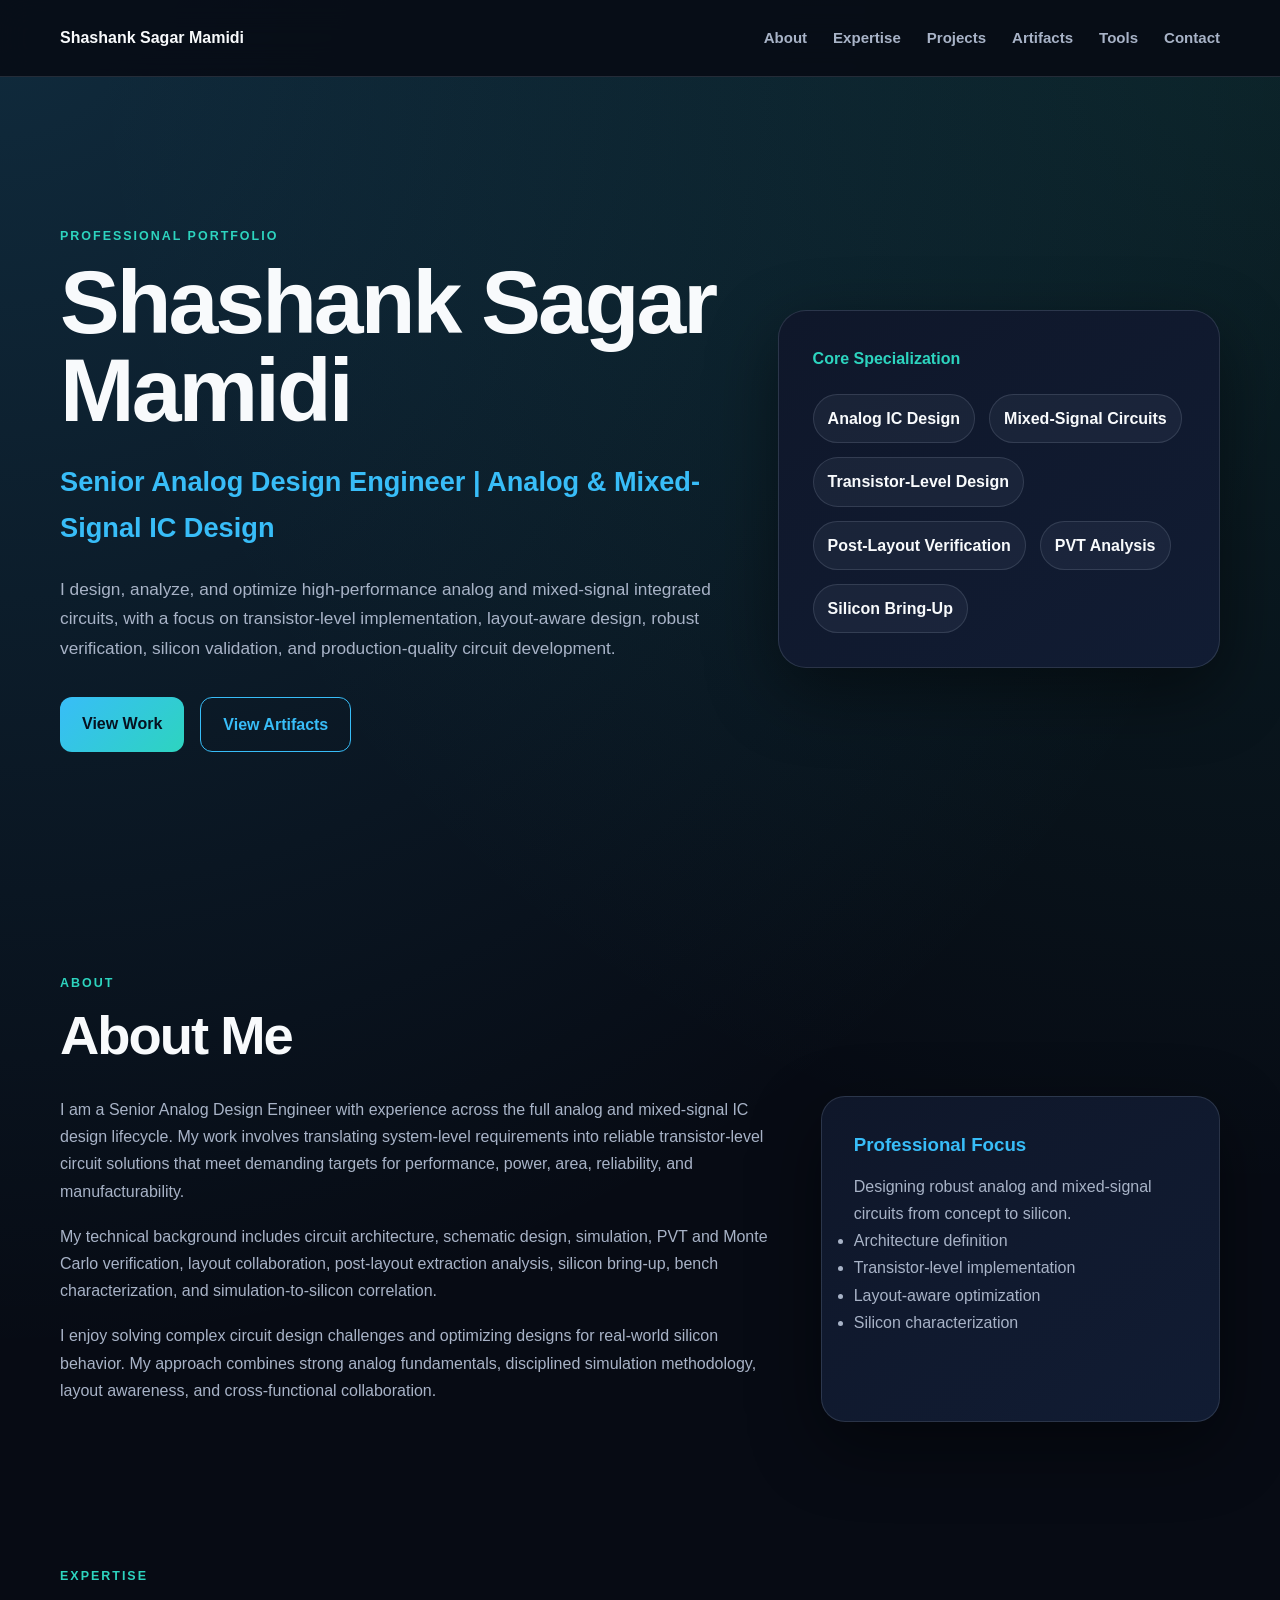
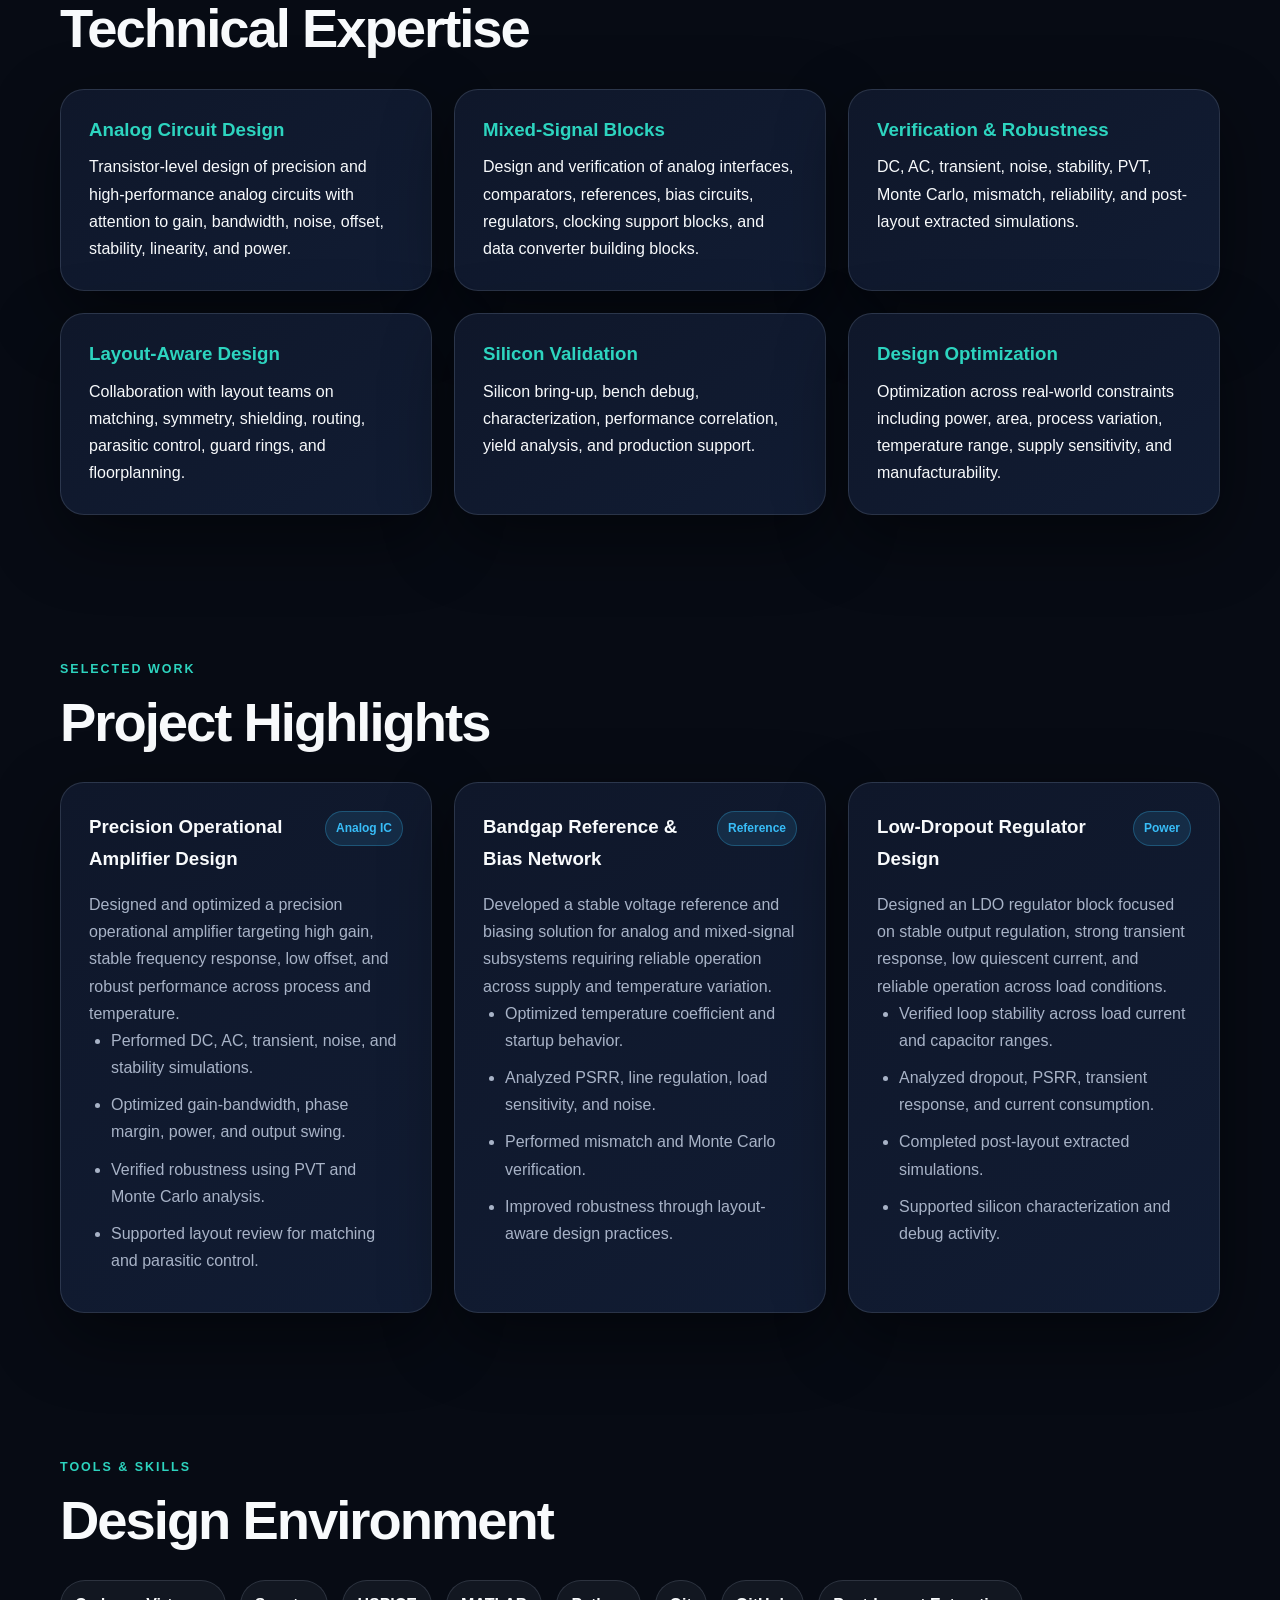
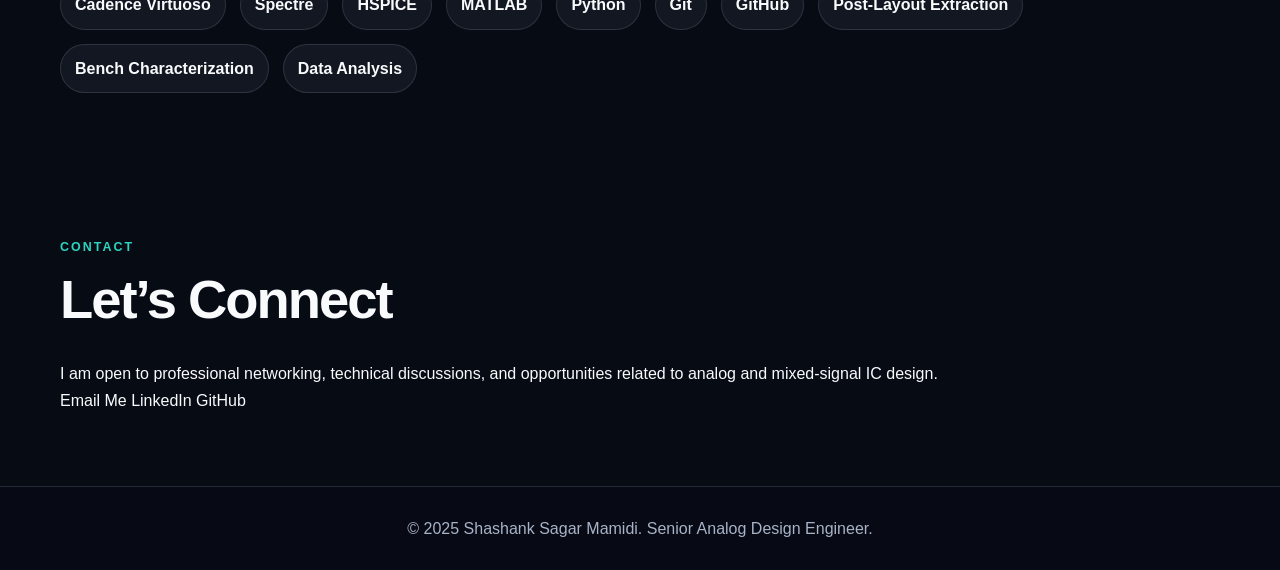
<file: index.html>
<!DOCTYPE html>
<html lang="en">
<head>
  <meta charset="UTF-8" />
  <meta name="viewport" content="width=device-width, initial-scale=1.0" />

  <title>Shashank Sagar Mamidi | Senior Analog Design Engineer</title>

  <meta 
    name="description" 
    content="Portfolio of Shashank Sagar Mamidi, Senior Analog Design Engineer specializing in analog and mixed-signal IC design."
  />

  <link rel="stylesheet" href="style.css" />
</head>

<body>

  <header class="site-header">
    <nav class="nav-container">
      <a href="index.html" class="logo">Shashank Sagar Mamidi</a>

      <button class="menu-toggle" id="menuToggle" aria-label="Toggle navigation">
        ☰
      </button>

      <ul class="nav-links" id="navLinks">
        <li><a href="index.html#about">About</a></li>
        <li><a href="index.html#expertise">Expertise</a></li>
        <li><a href="index.html#projects">Projects</a></li>
        <li><a href="artifacts.html">Artifacts</a></li>
        <li><a href="index.html#tools">Tools</a></li>
        <li><a href="index.html#contact">Contact</a></li>
      </ul>
    </nav>
  </header>

  <main>

    <!-- Hero -->
    <section class="hero">
      <div class="hero-content">
        <p class="intro-label">Professional Portfolio</p>

        <h1>Shashank Sagar Mamidi</h1>

        <h2>Senior Analog Design Engineer | Analog & Mixed-Signal IC Design</h2>

        <p class="hero-description">
          I design, analyze, and optimize high-performance analog and mixed-signal integrated circuits,
          with a focus on transistor-level implementation, layout-aware design, robust verification,
          silicon validation, and production-quality circuit development.
        </p>

        <div class="hero-actions">
          <a href="#projects" class="btn btn-primary">View Work</a>
          <a href="artifacts.html" class="btn btn-outline">View Artifacts</a>
        </div>
      </div>

      <div class="hero-panel">
        <p class="panel-title">Core Specialization</p>

        <div class="chip-grid">
          <span>Analog IC Design</span>
          <span>Mixed-Signal Circuits</span>
          <span>Transistor-Level Design</span>
          <span>Post-Layout Verification</span>
          <span>PVT Analysis</span>
          <span>Silicon Bring-Up</span>
        </div>
      </div>
    </section>

    <!-- About -->
    <section id="about" class="section">
      <div class="section-header">
        <p class="section-label">About</p>
        <h2>About Me</h2>
      </div>

      <div class="about-layout">
        <div class="about-text">
          <p>
            I am a Senior Analog Design Engineer with experience across the full analog and mixed-signal
            IC design lifecycle. My work involves translating system-level requirements into reliable
            transistor-level circuit solutions that meet demanding targets for performance, power,
            area, reliability, and manufacturability.
          </p>

          <p>
            My technical background includes circuit architecture, schematic design, simulation,
            PVT and Monte Carlo verification, layout collaboration, post-layout extraction analysis,
            silicon bring-up, bench characterization, and simulation-to-silicon correlation.
          </p>

          <p>
            I enjoy solving complex circuit design challenges and optimizing designs for real-world
            silicon behavior. My approach combines strong analog fundamentals, disciplined simulation
            methodology, layout awareness, and cross-functional collaboration.
          </p>
        </div>

        <div class="summary-card">
          <h3>Professional Focus</h3>
          <p>
            Designing robust analog and mixed-signal circuits from concept to silicon.
          </p>

          <ul>
            <li>Architecture definition</li>
            <li>Transistor-level implementation</li>
            <li>Layout-aware optimization</li>
            <li>Silicon characterization</li>
          </ul>
        </div>
      </div>
    </section>

    <!-- Expertise -->
    <section id="expertise" class="section">
      <div class="section-header">
        <p class="section-label">Expertise</p>
        <h2>Technical Expertise</h2>
      </div>

      <div class="expertise-grid">

        <div class="expertise-card">
          <h3>Analog Circuit Design</h3>
          <p>
            Transistor-level design of precision and high-performance analog circuits with attention
            to gain, bandwidth, noise, offset, stability, linearity, and power.
          </p>
        </div>

        <div class="expertise-card">
          <h3>Mixed-Signal Blocks</h3>
          <p>
            Design and verification of analog interfaces, comparators, references, bias circuits,
            regulators, clocking support blocks, and data converter building blocks.
          </p>
        </div>

        <div class="expertise-card">
          <h3>Verification & Robustness</h3>
          <p>
            DC, AC, transient, noise, stability, PVT, Monte Carlo, mismatch, reliability,
            and post-layout extracted simulations.
          </p>
        </div>

        <div class="expertise-card">
          <h3>Layout-Aware Design</h3>
          <p>
            Collaboration with layout teams on matching, symmetry, shielding, routing, parasitic
            control, guard rings, and floorplanning.
          </p>
        </div>

        <div class="expertise-card">
          <h3>Silicon Validation</h3>
          <p>
            Silicon bring-up, bench debug, characterization, performance correlation, yield analysis,
            and production support.
          </p>
        </div>

        <div class="expertise-card">
          <h3>Design Optimization</h3>
          <p>
            Optimization across real-world constraints including power, area, process variation,
            temperature range, supply sensitivity, and manufacturability.
          </p>
        </div>

      </div>
    </section>

    <!-- Projects -->
    <section id="projects" class="section">
      <div class="section-header">
        <p class="section-label">Selected Work</p>
        <h2>Project Highlights</h2>
      </div>

      <div class="projects-grid">

        <article class="project-card">
          <div class="project-top">
            <h3>Precision Operational Amplifier Design</h3>
            <span>Analog IC</span>
          </div>

          <p>
            Designed and optimized a precision operational amplifier targeting high gain, stable
            frequency response, low offset, and robust performance across process and temperature.
          </p>

          <ul>
            <li>Performed DC, AC, transient, noise, and stability simulations.</li>
            <li>Optimized gain-bandwidth, phase margin, power, and output swing.</li>
            <li>Verified robustness using PVT and Monte Carlo analysis.</li>
            <li>Supported layout review for matching and parasitic control.</li>
          </ul>
        </article>

        <article class="project-card">
          <div class="project-top">
            <h3>Bandgap Reference & Bias Network</h3>
            <span>Reference</span>
          </div>

          <p>
            Developed a stable voltage reference and biasing solution for analog and mixed-signal
            subsystems requiring reliable operation across supply and temperature variation.
          </p>

          <ul>
            <li>Optimized temperature coefficient and startup behavior.</li>
            <li>Analyzed PSRR, line regulation, load sensitivity, and noise.</li>
            <li>Performed mismatch and Monte Carlo verification.</li>
            <li>Improved robustness through layout-aware design practices.</li>
          </ul>
        </article>

        <article class="project-card">
          <div class="project-top">
            <h3>Low-Dropout Regulator Design</h3>
            <span>Power</span>
          </div>

          <p>
            Designed an LDO regulator block focused on stable output regulation, strong transient
            response, low quiescent current, and reliable operation across load conditions.
          </p>

          <ul>
            <li>Verified loop stability across load current and capacitor ranges.</li>
            <li>Analyzed dropout, PSRR, transient response, and current consumption.</li>
            <li>Completed post-layout extracted simulations.</li>
            <li>Supported silicon characterization and debug activity.</li>
          </ul>
        </article>

      </div>
    </section>

    <!-- Tools -->
    <section id="tools" class="section">
      <div class="section-header">
        <p class="section-label">Tools & Skills</p>
        <h2>Design Environment</h2>
      </div>

      <div class="tools-wrapper">
        <span>Cadence Virtuoso</span>
        <span>Spectre</span>
        <span>HSPICE</span>
        <span>MATLAB</span>
        <span>Python</span>
        <span>Git</span>
        <span>GitHub</span>
        <span>Post-Layout Extraction</span>
        <span>Bench Characterization</span>
        <span>Data Analysis</span>
      </div>
    </section>

    <!-- Contact -->
    <section id="contact" class="section contact-section">
      <div class="section-header">
        <p class="section-label">Contact</p>
        <h2>Let’s Connect</h2>
      </div>

      <p>
        I am open to professional networking, technical discussions, and opportunities related to
        analog and mixed-signal IC design.
      </p>

      <div class="contact-buttons">
        <a href="mailto:shashanksagar007@gmail.com">Email Me</a>
        <a href="https://www.linkedin.com/in/shashank-sagar-mamidi-3a53a623/" target="_blank">LinkedIn</a>
        <a href="https://github.com/shashank-mamidi" target="_blank">GitHub</a>
      </div>
    </section>

  </main>

  <footer>
    <p>© 2025 Shashank Sagar Mamidi. Senior Analog Design Engineer.</p>
  </footer>

  <script src="script.js"></script>
</body>
</html>
</file>
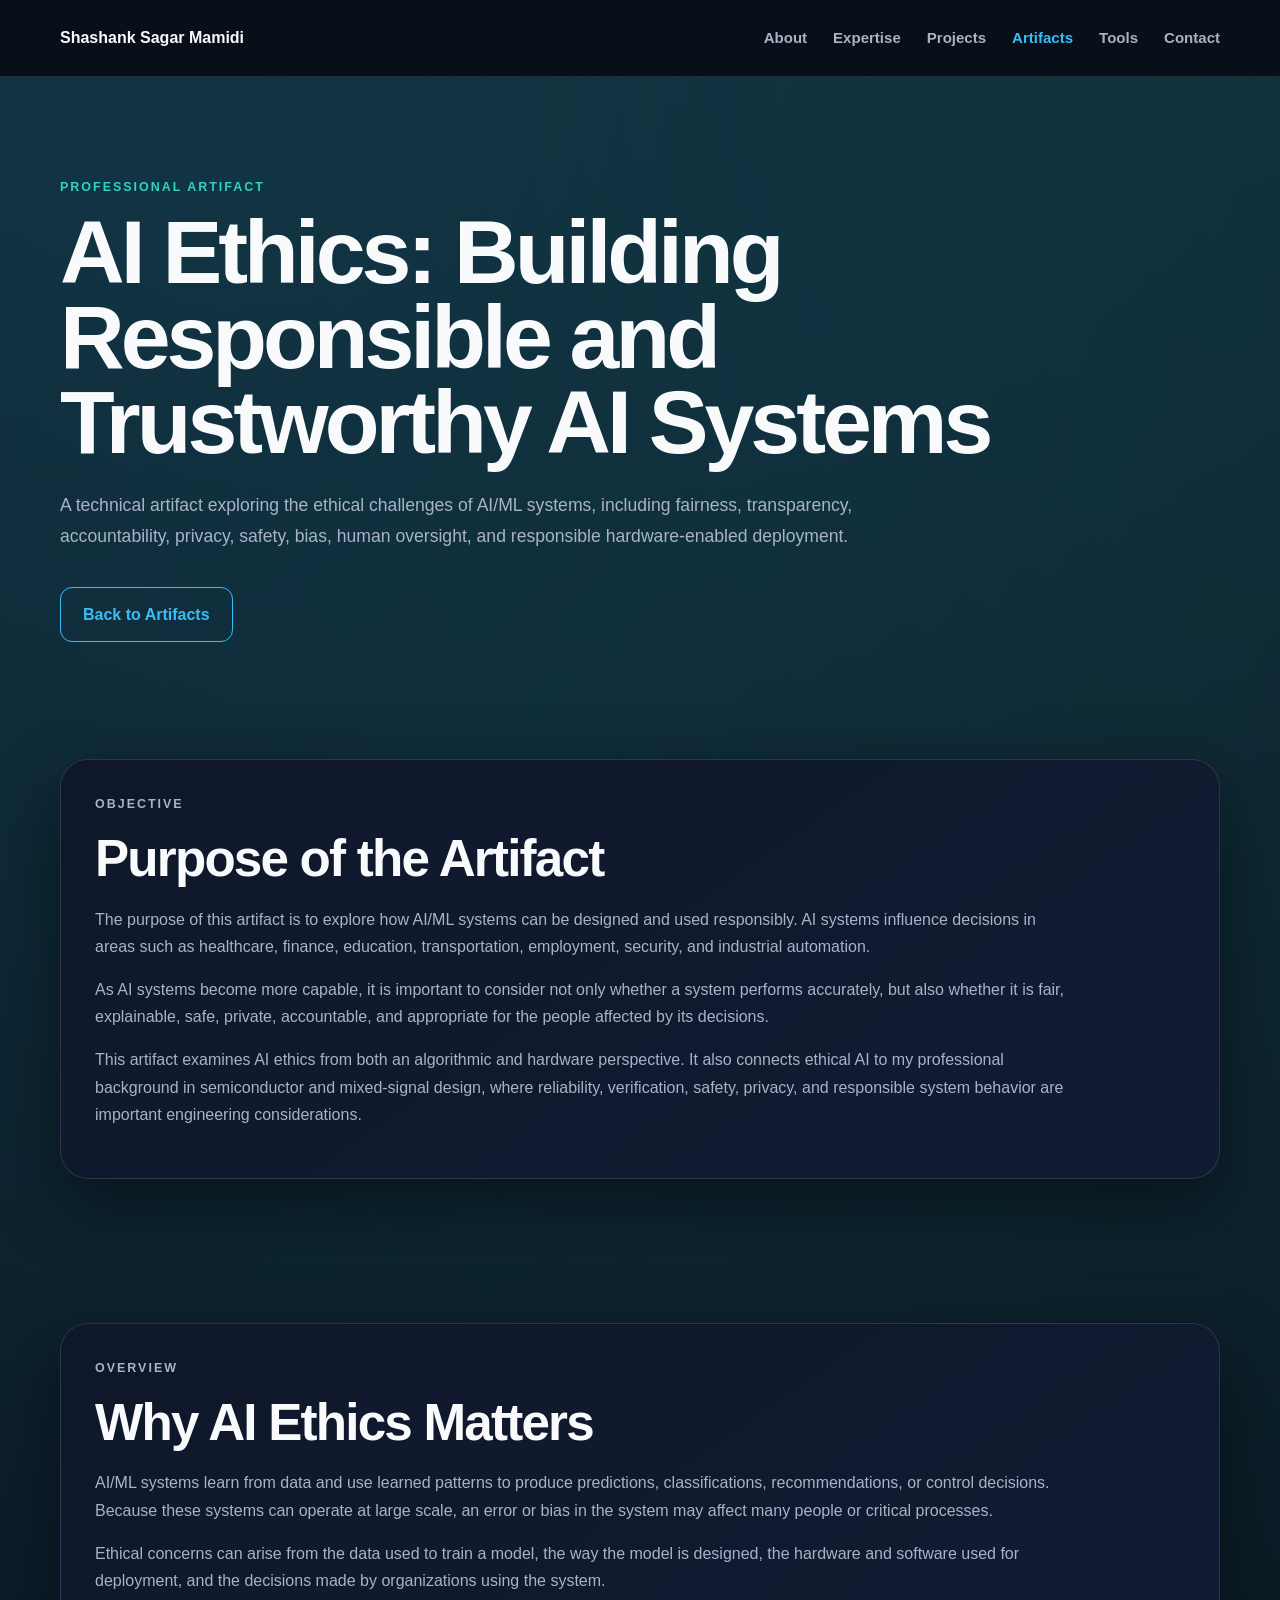
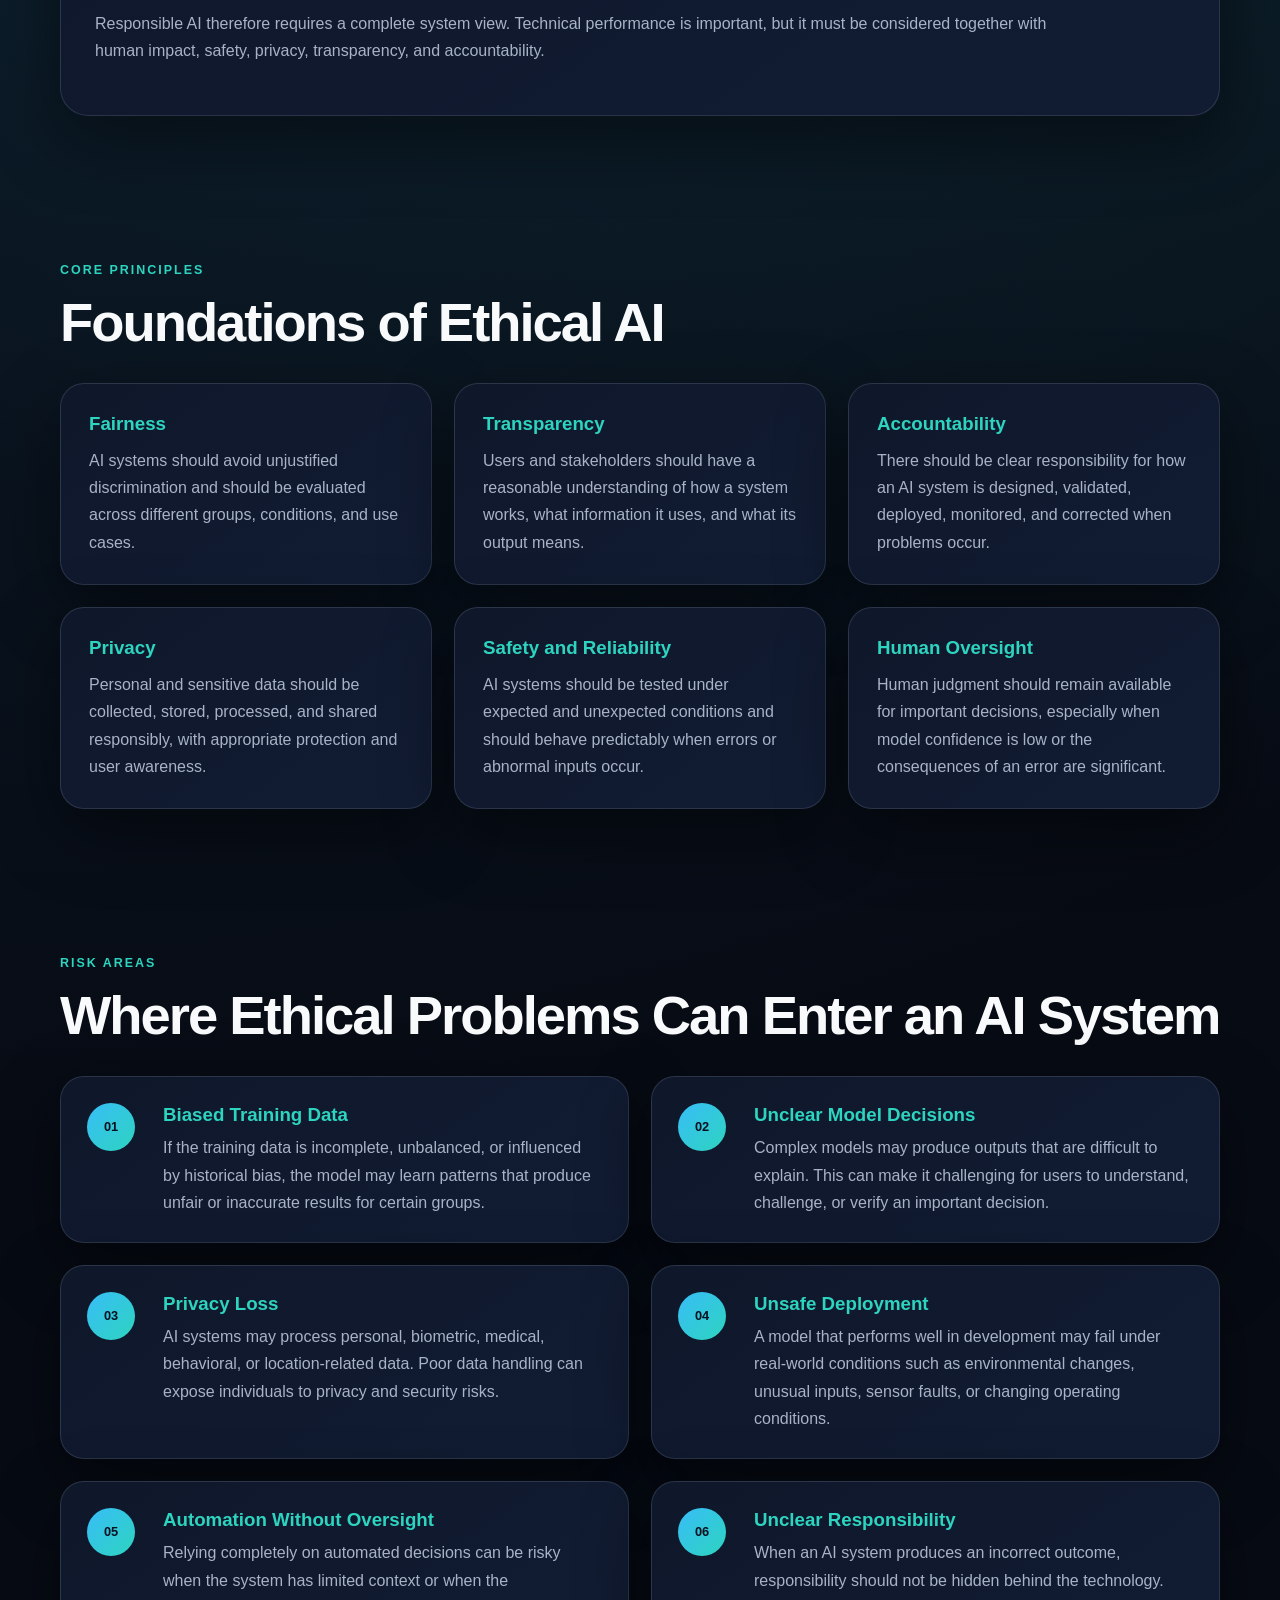
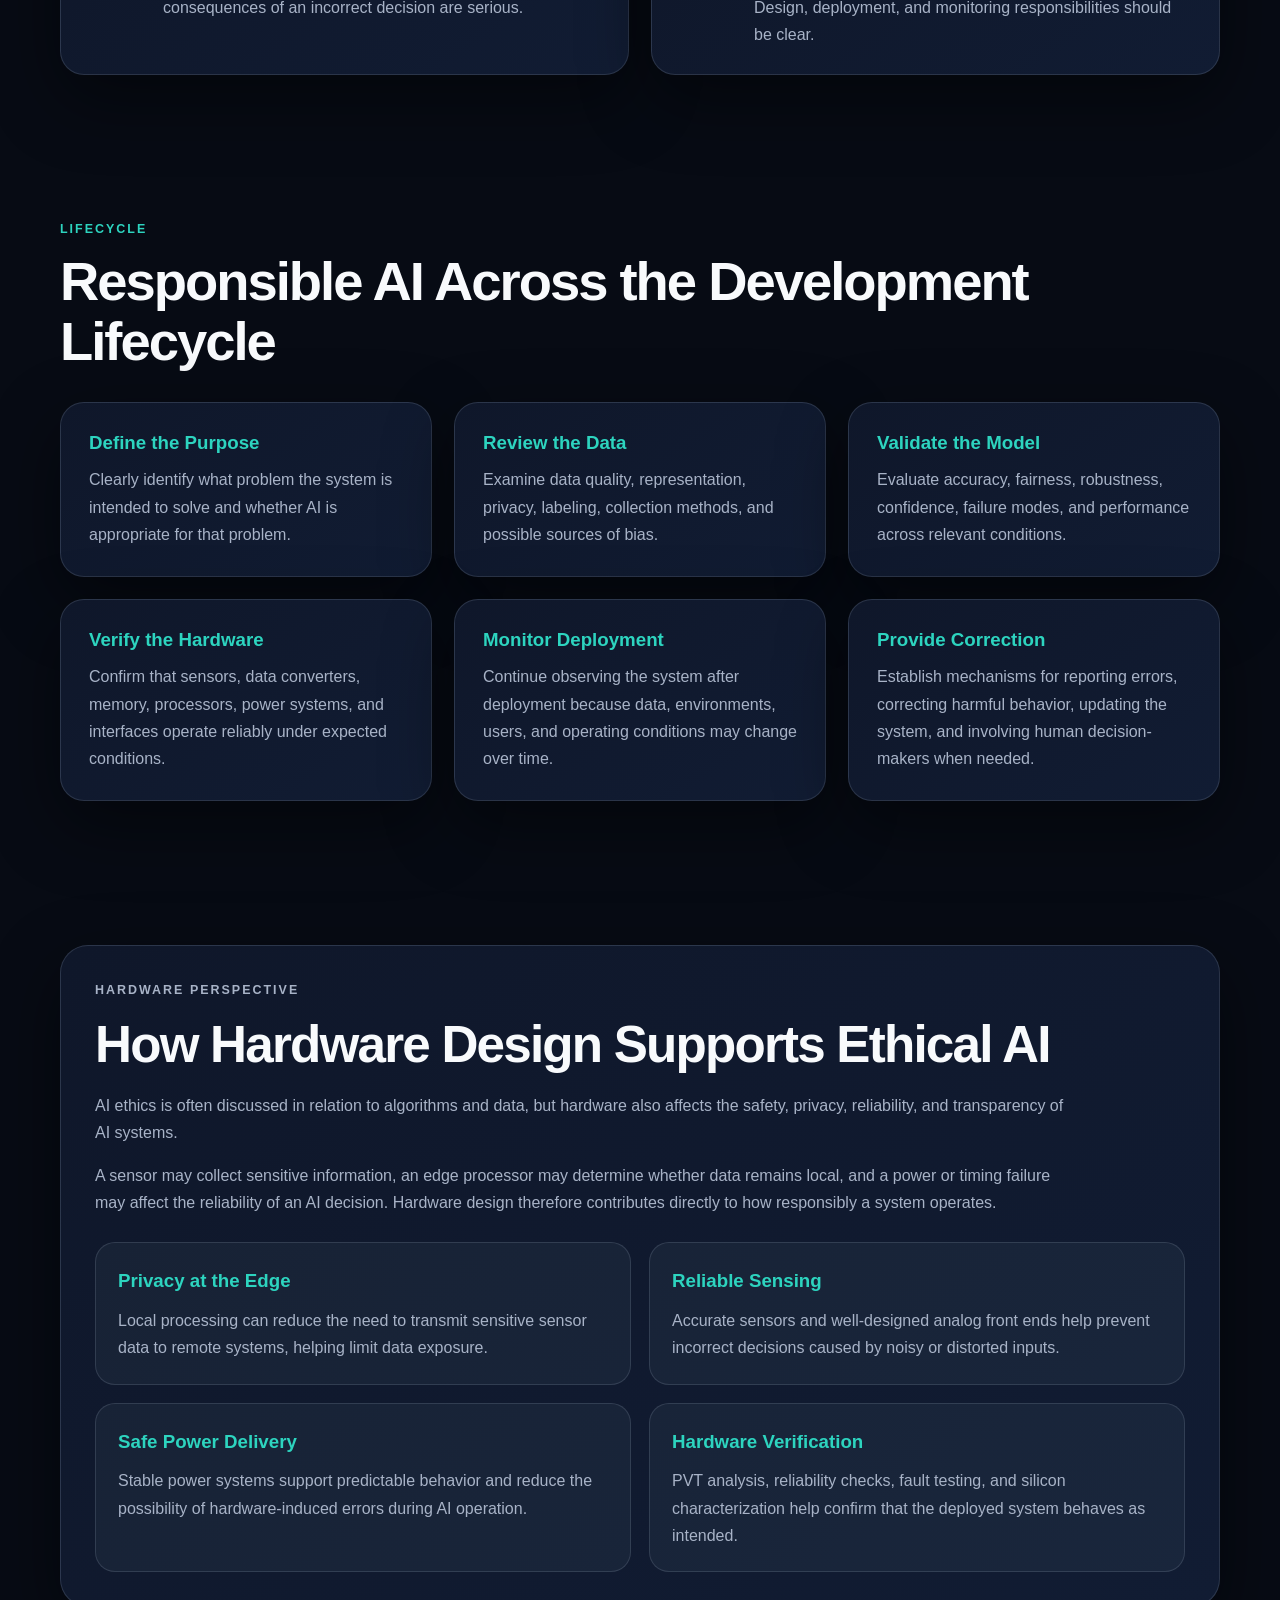
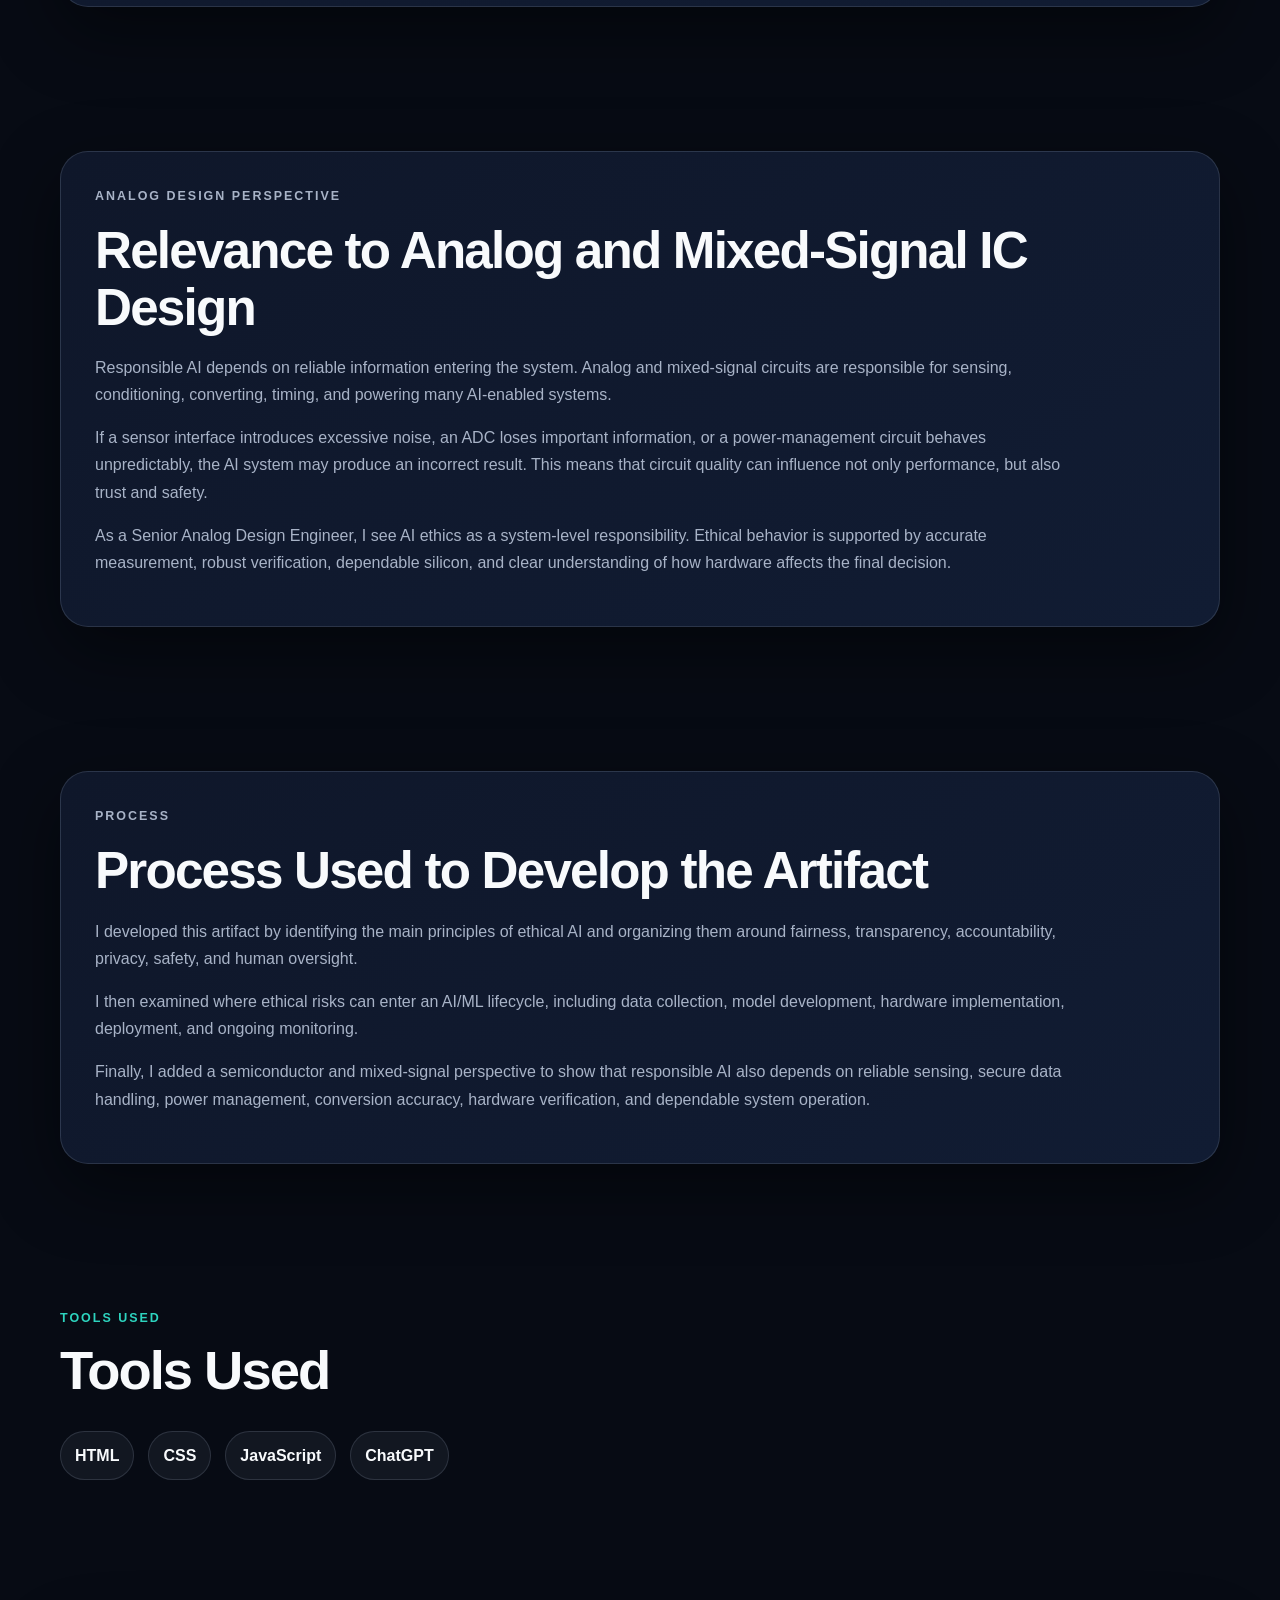
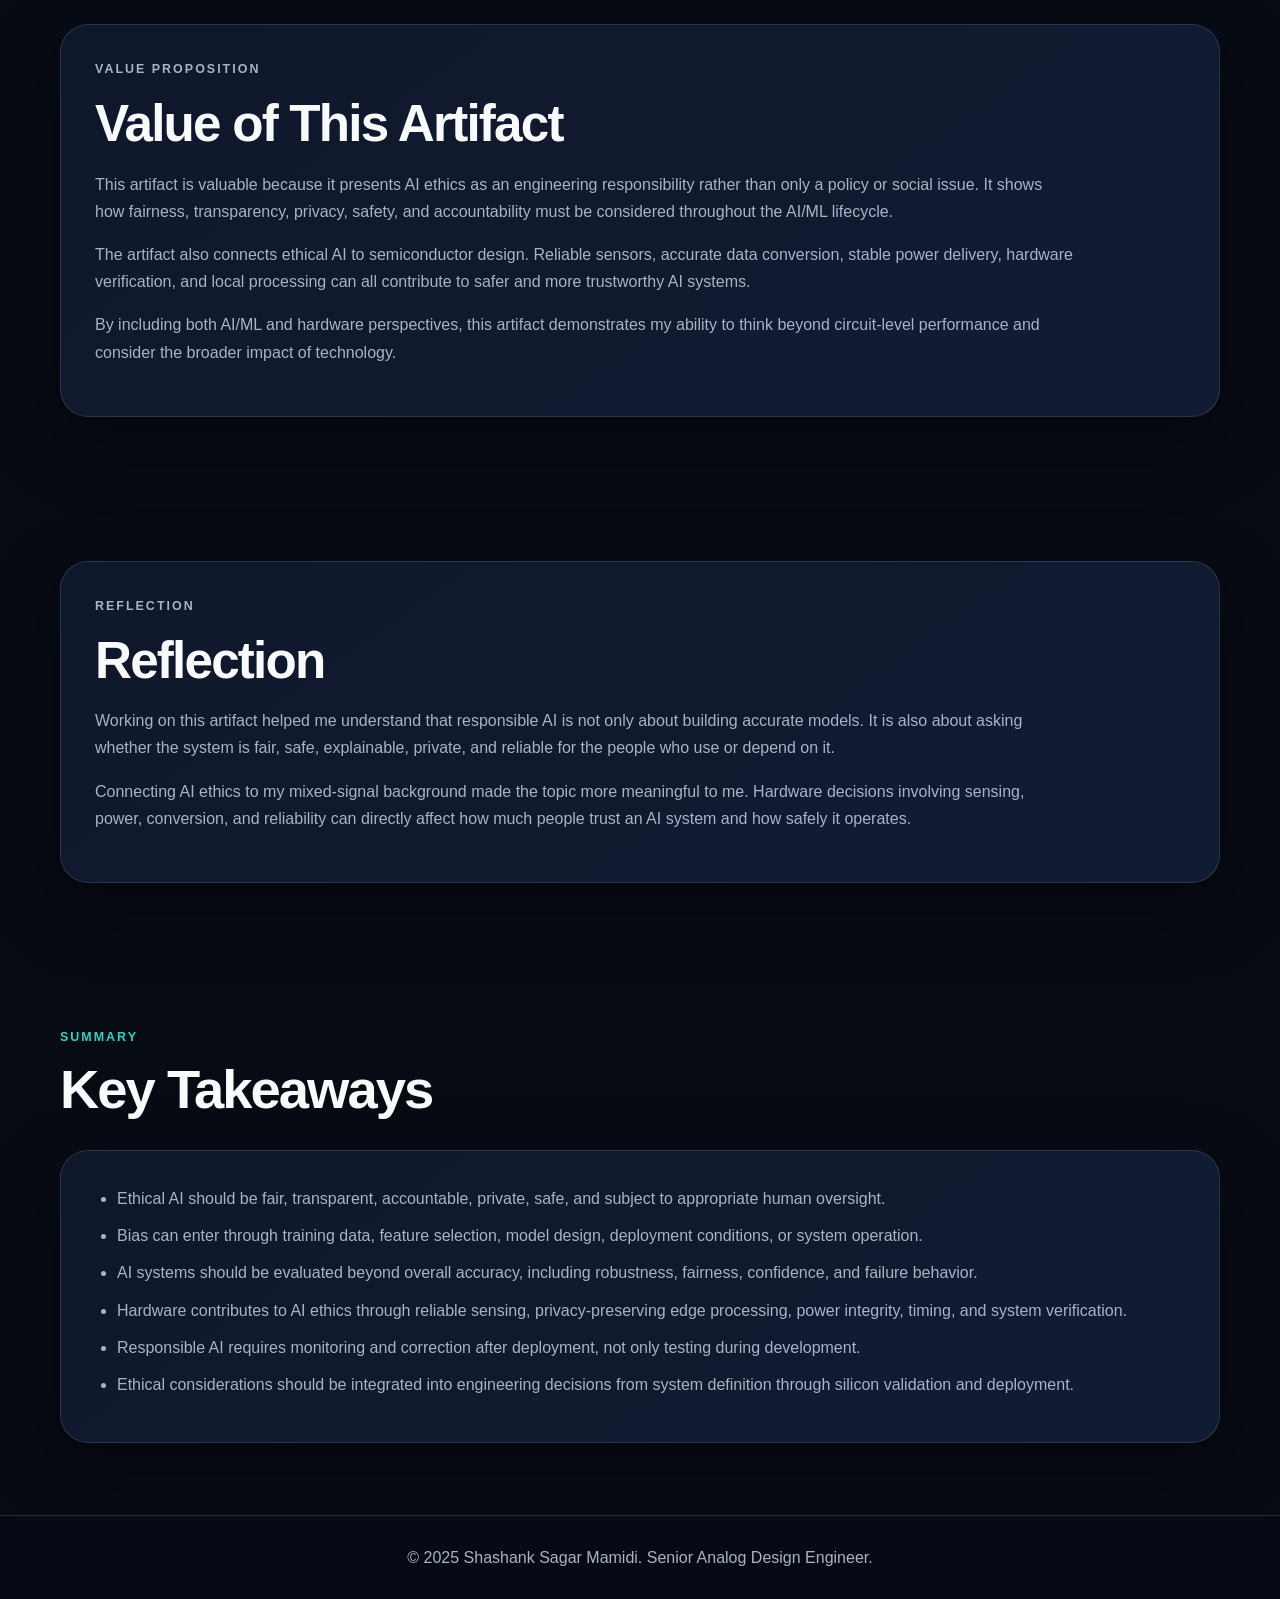
<file: ai-ethics.html>
<!DOCTYPE html>
<html lang="en">
<head>
  <meta charset="UTF-8" />
  <meta name="viewport" content="width=device-width, initial-scale=1.0" />

  <title>AI Ethics | Shashank Sagar Mamidi</title>

  <meta
    name="description"
    content="A professional artifact exploring fairness, transparency, accountability, privacy, safety, and responsible AI/ML systems."
  />

  <link rel="stylesheet" href="style.css" />
</head>

<body>
  <header class="site-header">
    <nav class="nav-container">
      <a href="index.html" class="logo">Shashank Sagar Mamidi</a>

      <button
        class="menu-toggle"
        id="menuToggle"
        aria-label="Toggle navigation"
      >
        ☰
      </button>

      <ul class="nav-links" id="navLinks">
        <li><a href="index.html#about">About</a></li>
        <li><a href="index.html#expertise">Expertise</a></li>
        <li><a href="index.html#projects">Projects</a></li>
        <li>
          <a href="artifacts.html" class="active-link">Artifacts</a>
        </li>
        <li><a href="index.html#tools">Tools</a></li>
        <li><a href="index.html#contact">Contact</a></li>
      </ul>
    </nav>
  </header>

  <main>

    <!-- Artifact Hero -->
    <section class="artifact-detail-hero">
      <div class="artifact-detail-inner">
        <p class="intro-label">Professional Artifact</p>

        <h1>AI Ethics: Building Responsible and Trustworthy AI Systems</h1>

        <p class="page-description">
          A technical artifact exploring the ethical challenges of AI/ML systems, including fairness,
          transparency, accountability, privacy, safety, bias, human oversight, and responsible
          hardware-enabled deployment.
        </p>

        <div class="page-actions">
          <a href="artifacts.html" class="btn btn-outline">
            Back to Artifacts
          </a>
        </div>
      </div>
    </section>

    <!-- Objective -->
    <section class="section">
      <div class="artifact-overview-card">
        <p class="section-label">Objective</p>

        <h2>Purpose of the Artifact</h2>

        <p>
          The purpose of this artifact is to explore how AI/ML systems can be designed and used
          responsibly. AI systems influence decisions in areas such as healthcare, finance, education,
          transportation, employment, security, and industrial automation.
        </p>

        <p>
          As AI systems become more capable, it is important to consider not only whether a system
          performs accurately, but also whether it is fair, explainable, safe, private, accountable,
          and appropriate for the people affected by its decisions.
        </p>

        <p>
          This artifact examines AI ethics from both an algorithmic and hardware perspective. It also
          connects ethical AI to my professional background in semiconductor and mixed-signal design,
          where reliability, verification, safety, privacy, and responsible system behavior are important
          engineering considerations.
        </p>
      </div>
    </section>

    <!-- Overview -->
    <section class="section">
      <div class="artifact-overview-card">
        <p class="section-label">Overview</p>

        <h2>Why AI Ethics Matters</h2>

        <p>
          AI/ML systems learn from data and use learned patterns to produce predictions, classifications,
          recommendations, or control decisions. Because these systems can operate at large scale, an
          error or bias in the system may affect many people or critical processes.
        </p>

        <p>
          Ethical concerns can arise from the data used to train a model, the way the model is designed,
          the hardware and software used for deployment, and the decisions made by organizations using
          the system.
        </p>

        <p>
          Responsible AI therefore requires a complete system view. Technical performance is important,
          but it must be considered together with human impact, safety, privacy, transparency, and
          accountability.
        </p>
      </div>
    </section>

    <!-- Core Principles -->
    <section class="section">
      <div class="section-header">
        <p class="section-label">Core Principles</p>

        <h2>Foundations of Ethical AI</h2>
      </div>

      <div class="artifact-grid-3">

        <article class="artifact-info-card">
          <h3>Fairness</h3>

          <p>
            AI systems should avoid unjustified discrimination and should be evaluated across
            different groups, conditions, and use cases.
          </p>
        </article>

        <article class="artifact-info-card">
          <h3>Transparency</h3>

          <p>
            Users and stakeholders should have a reasonable understanding of how a system works,
            what information it uses, and what its output means.
          </p>
        </article>

        <article class="artifact-info-card">
          <h3>Accountability</h3>

          <p>
            There should be clear responsibility for how an AI system is designed, validated,
            deployed, monitored, and corrected when problems occur.
          </p>
        </article>

        <article class="artifact-info-card">
          <h3>Privacy</h3>

          <p>
            Personal and sensitive data should be collected, stored, processed, and shared responsibly,
            with appropriate protection and user awareness.
          </p>
        </article>

        <article class="artifact-info-card">
          <h3>Safety and Reliability</h3>

          <p>
            AI systems should be tested under expected and unexpected conditions and should behave
            predictably when errors or abnormal inputs occur.
          </p>
        </article>

        <article class="artifact-info-card">
          <h3>Human Oversight</h3>

          <p>
            Human judgment should remain available for important decisions, especially when model
            confidence is low or the consequences of an error are significant.
          </p>
        </article>

      </div>
    </section>

    <!-- Ethical Risk Areas -->
    <section class="section">
      <div class="section-header">
        <p class="section-label">Risk Areas</p>

        <h2>Where Ethical Problems Can Enter an AI System</h2>
      </div>

      <div class="artifact-timeline">

        <article class="timeline-card">
          <span>01</span>

          <div>
            <h3>Biased Training Data</h3>

            <p>
              If the training data is incomplete, unbalanced, or influenced by historical bias, the
              model may learn patterns that produce unfair or inaccurate results for certain groups.
            </p>
          </div>
        </article>

        <article class="timeline-card">
          <span>02</span>

          <div>
            <h3>Unclear Model Decisions</h3>

            <p>
              Complex models may produce outputs that are difficult to explain. This can make it
              challenging for users to understand, challenge, or verify an important decision.
            </p>
          </div>
        </article>

        <article class="timeline-card">
          <span>03</span>

          <div>
            <h3>Privacy Loss</h3>

            <p>
              AI systems may process personal, biometric, medical, behavioral, or location-related
              data. Poor data handling can expose individuals to privacy and security risks.
            </p>
          </div>
        </article>

        <article class="timeline-card">
          <span>04</span>

          <div>
            <h3>Unsafe Deployment</h3>

            <p>
              A model that performs well in development may fail under real-world conditions such as
              environmental changes, unusual inputs, sensor faults, or changing operating conditions.
            </p>
          </div>
        </article>

        <article class="timeline-card">
          <span>05</span>

          <div>
            <h3>Automation Without Oversight</h3>

            <p>
              Relying completely on automated decisions can be risky when the system has limited
              context or when the consequences of an incorrect decision are serious.
            </p>
          </div>
        </article>

        <article class="timeline-card">
          <span>06</span>

          <div>
            <h3>Unclear Responsibility</h3>

            <p>
              When an AI system produces an incorrect outcome, responsibility should not be hidden
              behind the technology. Design, deployment, and monitoring responsibilities should be clear.
            </p>
          </div>
        </article>

      </div>
    </section>

    <!-- Responsible AI Lifecycle -->
    <section class="section">
      <div class="section-header">
        <p class="section-label">Lifecycle</p>

        <h2>Responsible AI Across the Development Lifecycle</h2>
      </div>

      <div class="artifact-grid-3">

        <article class="artifact-info-card">
          <h3>Define the Purpose</h3>

          <p>
            Clearly identify what problem the system is intended to solve and whether AI is appropriate
            for that problem.
          </p>
        </article>

        <article class="artifact-info-card">
          <h3>Review the Data</h3>

          <p>
            Examine data quality, representation, privacy, labeling, collection methods, and possible
            sources of bias.
          </p>
        </article>

        <article class="artifact-info-card">
          <h3>Validate the Model</h3>

          <p>
            Evaluate accuracy, fairness, robustness, confidence, failure modes, and performance across
            relevant conditions.
          </p>
        </article>

        <article class="artifact-info-card">
          <h3>Verify the Hardware</h3>

          <p>
            Confirm that sensors, data converters, memory, processors, power systems, and interfaces
            operate reliably under expected conditions.
          </p>
        </article>

        <article class="artifact-info-card">
          <h3>Monitor Deployment</h3>

          <p>
            Continue observing the system after deployment because data, environments, users, and
            operating conditions may change over time.
          </p>
        </article>

        <article class="artifact-info-card">
          <h3>Provide Correction</h3>

          <p>
            Establish mechanisms for reporting errors, correcting harmful behavior, updating the
            system, and involving human decision-makers when needed.
          </p>
        </article>

      </div>
    </section>

    <!-- Hardware Perspective -->
    <section class="section">
      <div class="artifact-overview-card">
        <p class="section-label">Hardware Perspective</p>

        <h2>How Hardware Design Supports Ethical AI</h2>

        <p>
          AI ethics is often discussed in relation to algorithms and data, but hardware also affects
          the safety, privacy, reliability, and transparency of AI systems.
        </p>

        <p>
          A sensor may collect sensitive information, an edge processor may determine whether data
          remains local, and a power or timing failure may affect the reliability of an AI decision.
          Hardware design therefore contributes directly to how responsibly a system operates.
        </p>

        <div class="analog-points">

          <div>
            <h3>Privacy at the Edge</h3>

            <p>
              Local processing can reduce the need to transmit sensitive sensor data to remote systems,
              helping limit data exposure.
            </p>
          </div>

          <div>
            <h3>Reliable Sensing</h3>

            <p>
              Accurate sensors and well-designed analog front ends help prevent incorrect decisions
              caused by noisy or distorted inputs.
            </p>
          </div>

          <div>
            <h3>Safe Power Delivery</h3>

            <p>
              Stable power systems support predictable behavior and reduce the possibility of
              hardware-induced errors during AI operation.
            </p>
          </div>

          <div>
            <h3>Hardware Verification</h3>

            <p>
              PVT analysis, reliability checks, fault testing, and silicon characterization help
              confirm that the deployed system behaves as intended.
            </p>
          </div>

        </div>
      </div>
    </section>

    <!-- Analog and Mixed-Signal Perspective -->
    <section class="section">
      <div class="artifact-overview-card">
        <p class="section-label">Analog Design Perspective</p>

        <h2>Relevance to Analog and Mixed-Signal IC Design</h2>

        <p>
          Responsible AI depends on reliable information entering the system. Analog and mixed-signal
          circuits are responsible for sensing, conditioning, converting, timing, and powering many
          AI-enabled systems.
        </p>

        <p>
          If a sensor interface introduces excessive noise, an ADC loses important information, or a
          power-management circuit behaves unpredictably, the AI system may produce an incorrect result.
          This means that circuit quality can influence not only performance, but also trust and safety.
        </p>

        <p>
          As a Senior Analog Design Engineer, I see AI ethics as a system-level responsibility. Ethical
          behavior is supported by accurate measurement, robust verification, dependable silicon, and
          clear understanding of how hardware affects the final decision.
        </p>
      </div>
    </section>

    <!-- Process -->
    <section class="section">
      <div class="artifact-overview-card">
        <p class="section-label">Process</p>

        <h2>Process Used to Develop the Artifact</h2>

        <p>
          I developed this artifact by identifying the main principles of ethical AI and organizing
          them around fairness, transparency, accountability, privacy, safety, and human oversight.
        </p>

        <p>
          I then examined where ethical risks can enter an AI/ML lifecycle, including data collection,
          model development, hardware implementation, deployment, and ongoing monitoring.
        </p>

        <p>
          Finally, I added a semiconductor and mixed-signal perspective to show that responsible AI
          also depends on reliable sensing, secure data handling, power management, conversion accuracy,
          hardware verification, and dependable system operation.
        </p>
      </div>
    </section>

    <!-- Tools Used -->
    <section class="section">
      <div class="section-header">
        <p class="section-label">Tools Used</p>

        <h2>Tools Used</h2>
      </div>

      <div class="simple-tools-list">
        <span>HTML</span>
        <span>CSS</span>
        <span>JavaScript</span>
        <span>ChatGPT</span>
      </div>
    </section>

    <!-- Value Proposition -->
    <section class="section">
      <div class="artifact-overview-card">
        <p class="section-label">Value Proposition</p>

        <h2>Value of This Artifact</h2>

        <p>
          This artifact is valuable because it presents AI ethics as an engineering responsibility
          rather than only a policy or social issue. It shows how fairness, transparency, privacy,
          safety, and accountability must be considered throughout the AI/ML lifecycle.
        </p>

        <p>
          The artifact also connects ethical AI to semiconductor design. Reliable sensors, accurate
          data conversion, stable power delivery, hardware verification, and local processing can all
          contribute to safer and more trustworthy AI systems.
        </p>

        <p>
          By including both AI/ML and hardware perspectives, this artifact demonstrates my ability to
          think beyond circuit-level performance and consider the broader impact of technology.
        </p>
      </div>
    </section>

    <!-- Reflection -->
    <section class="section">
      <div class="artifact-overview-card">
        <p class="section-label">Reflection</p>

        <h2>Reflection</h2>

        <p>
          Working on this artifact helped me understand that responsible AI is not only about building
          accurate models. It is also about asking whether the system is fair, safe, explainable,
          private, and reliable for the people who use or depend on it.
        </p>

        <p>
          Connecting AI ethics to my mixed-signal background made the topic more meaningful to me.
          Hardware decisions involving sensing, power, conversion, and reliability can directly affect
          how much people trust an AI system and how safely it operates.
        </p>
      </div>
    </section>

    <!-- Key Takeaways -->
    <section class="section">
      <div class="section-header">
        <p class="section-label">Summary</p>

        <h2>Key Takeaways</h2>
      </div>

      <div class="takeaways-card">
        <ul>
          <li>
            Ethical AI should be fair, transparent, accountable, private, safe, and subject to
            appropriate human oversight.
          </li>

          <li>
            Bias can enter through training data, feature selection, model design, deployment
            conditions, or system operation.
          </li>

          <li>
            AI systems should be evaluated beyond overall accuracy, including robustness, fairness,
            confidence, and failure behavior.
          </li>

          <li>
            Hardware contributes to AI ethics through reliable sensing, privacy-preserving edge
            processing, power integrity, timing, and system verification.
          </li>

          <li>
            Responsible AI requires monitoring and correction after deployment, not only testing
            during development.
          </li>

          <li>
            Ethical considerations should be integrated into engineering decisions from system
            definition through silicon validation and deployment.
          </li>
        </ul>
      </div>
    </section>

  </main>

  <footer>
    <p>
      © 2025 Shashank Sagar Mamidi. Senior Analog Design Engineer.
    </p>
  </footer>

  <script src="script.js"></script>
</body>
</html>
</file>
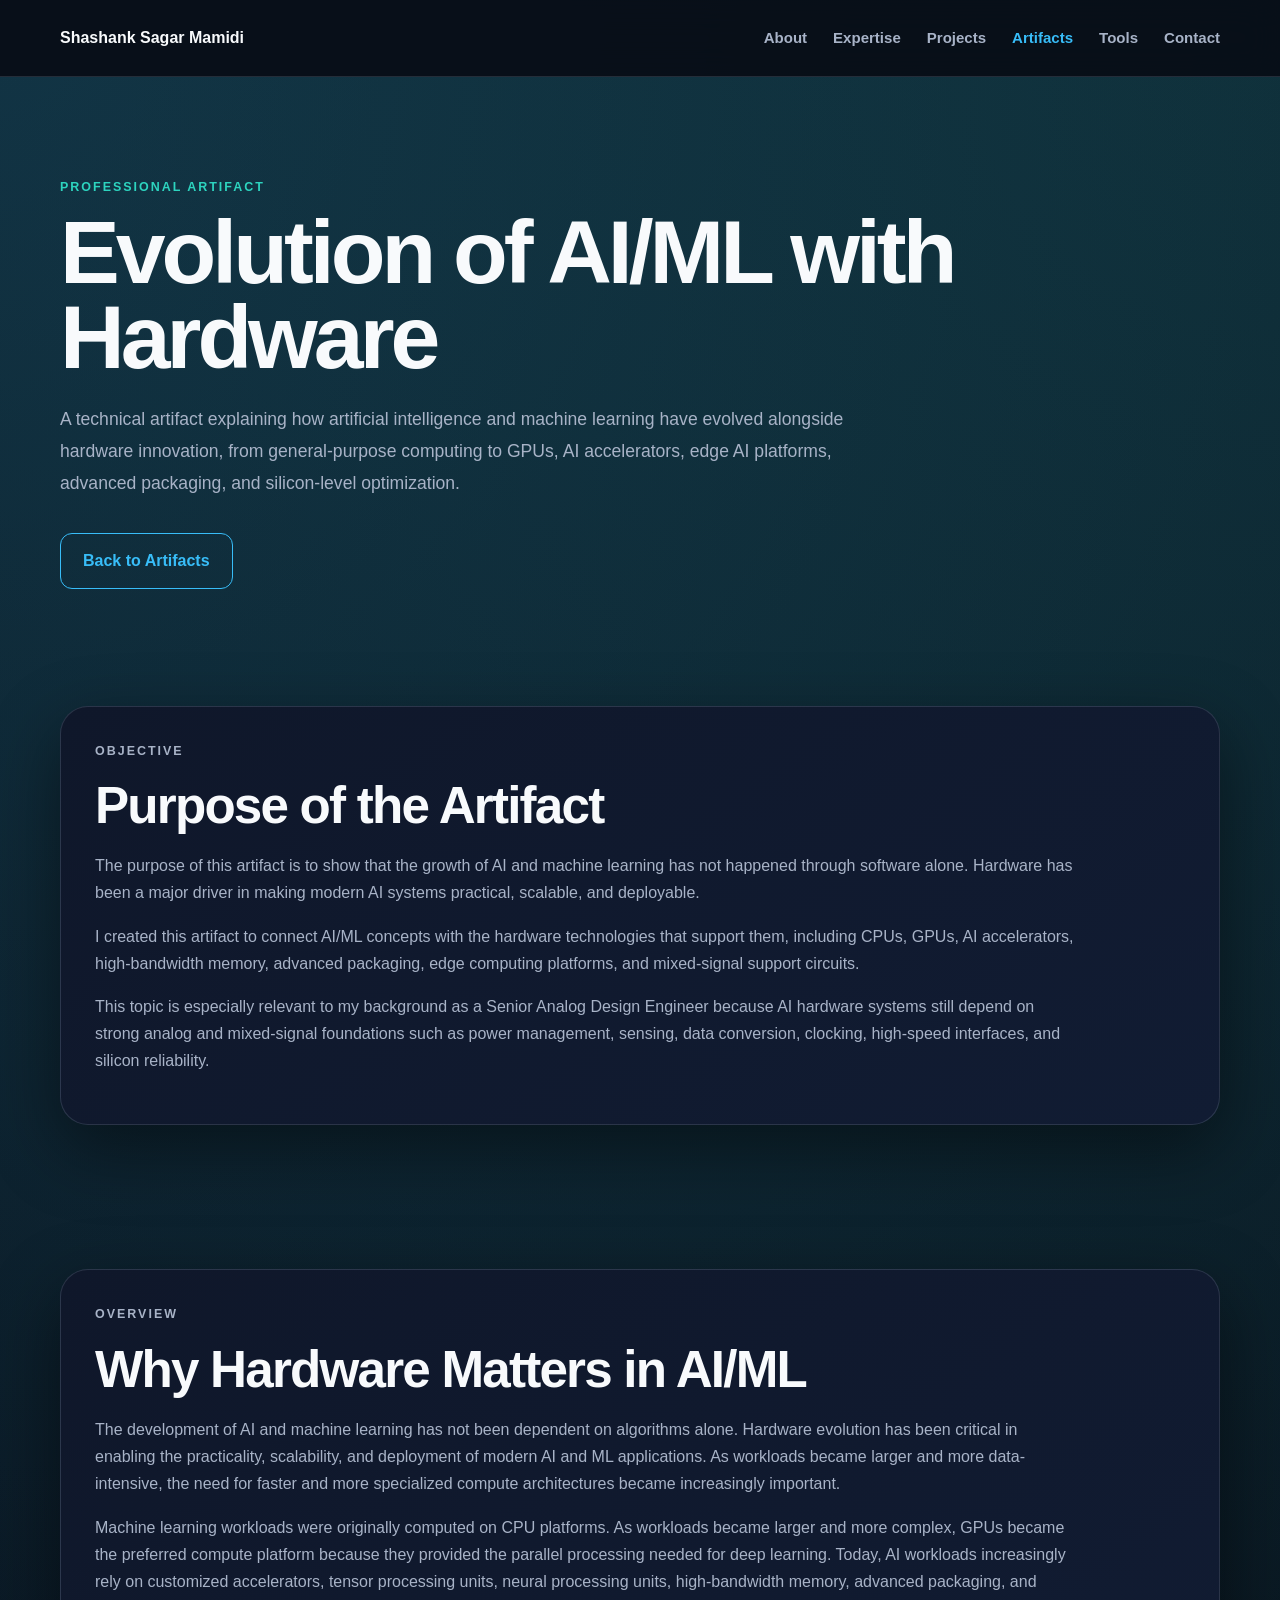
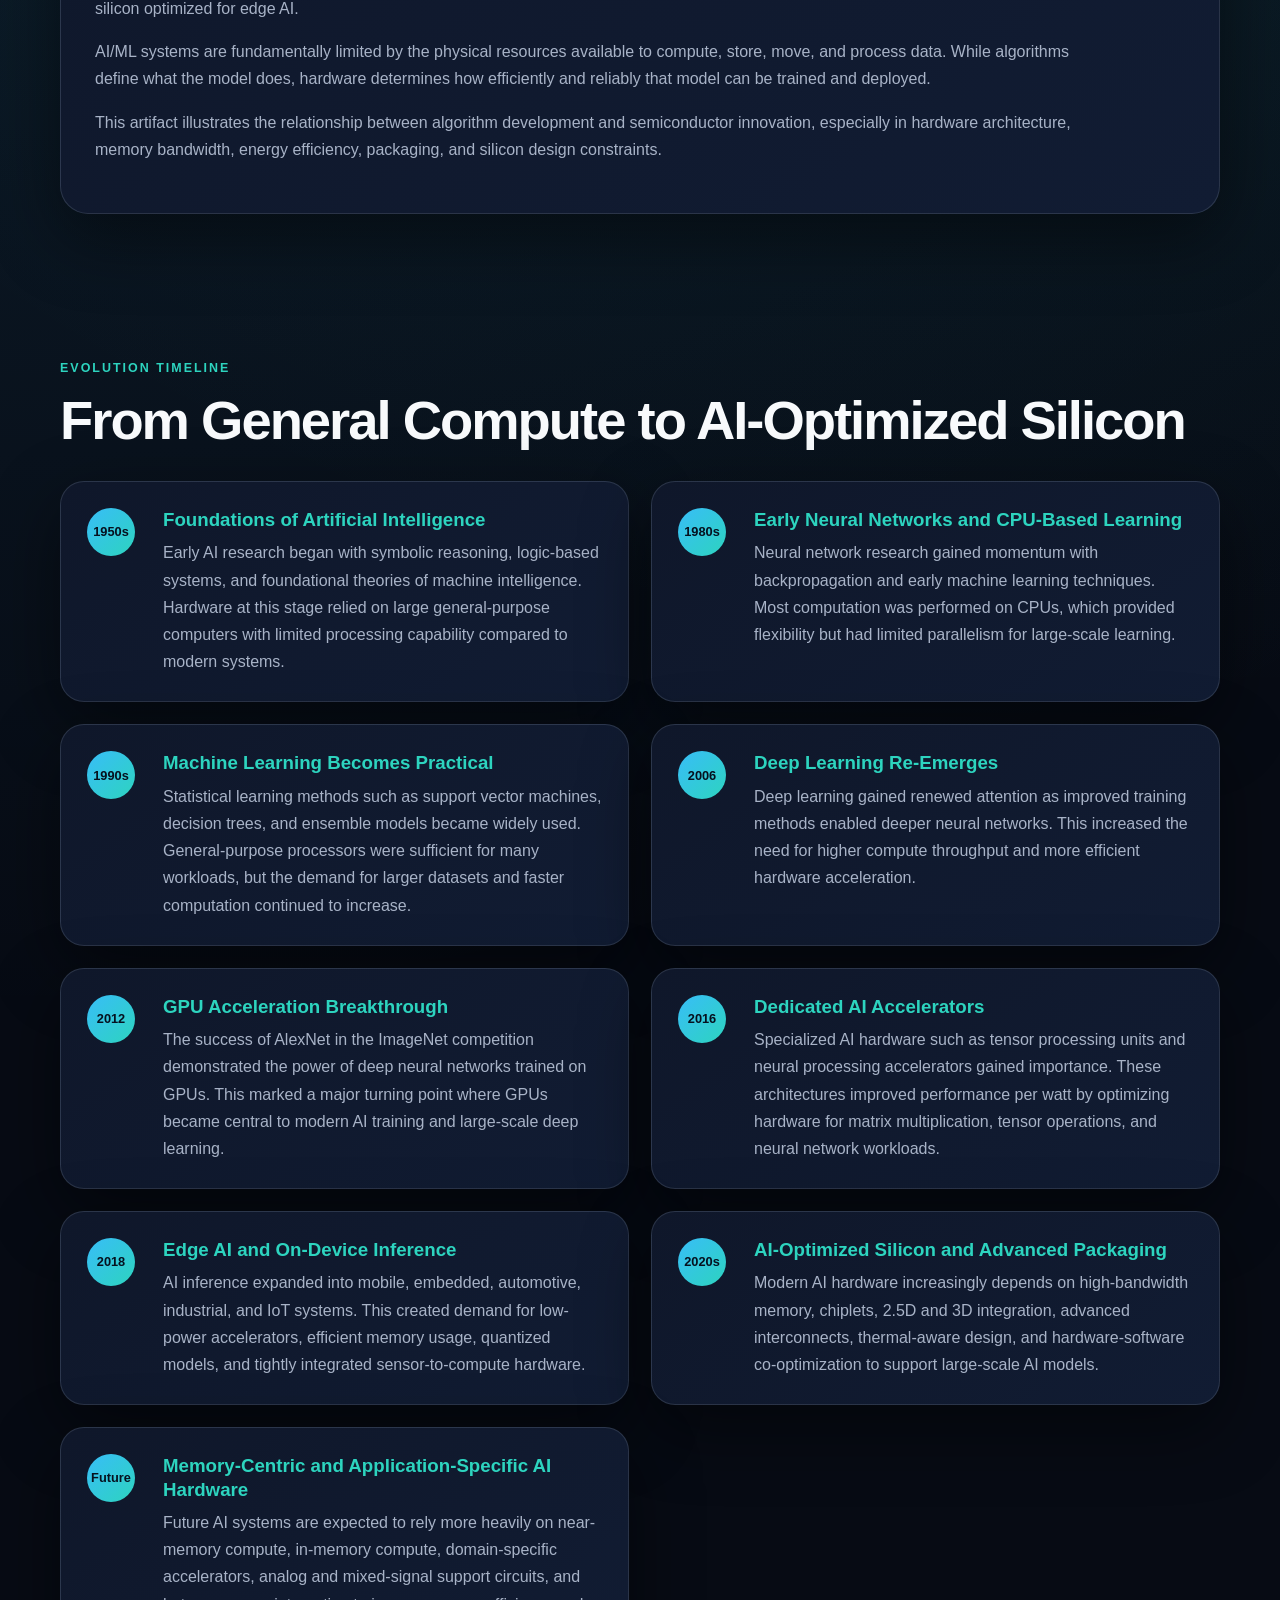
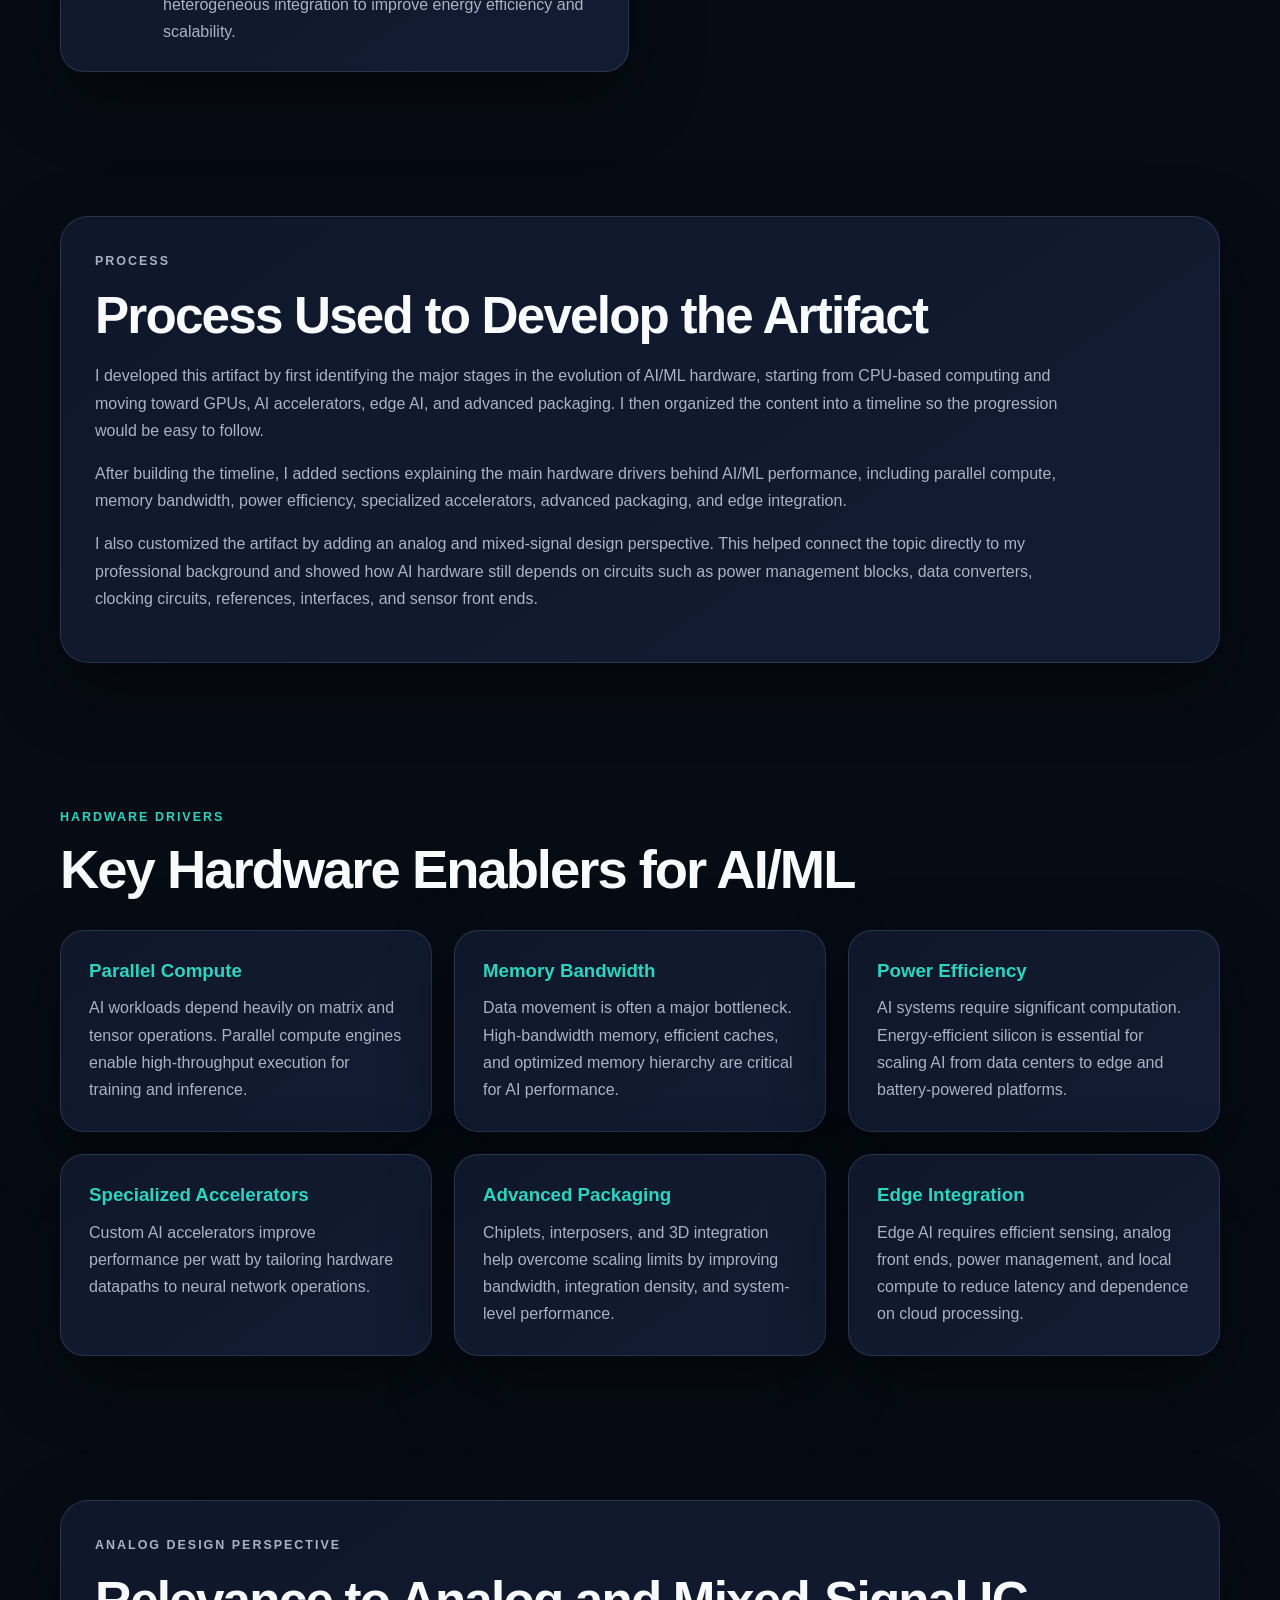
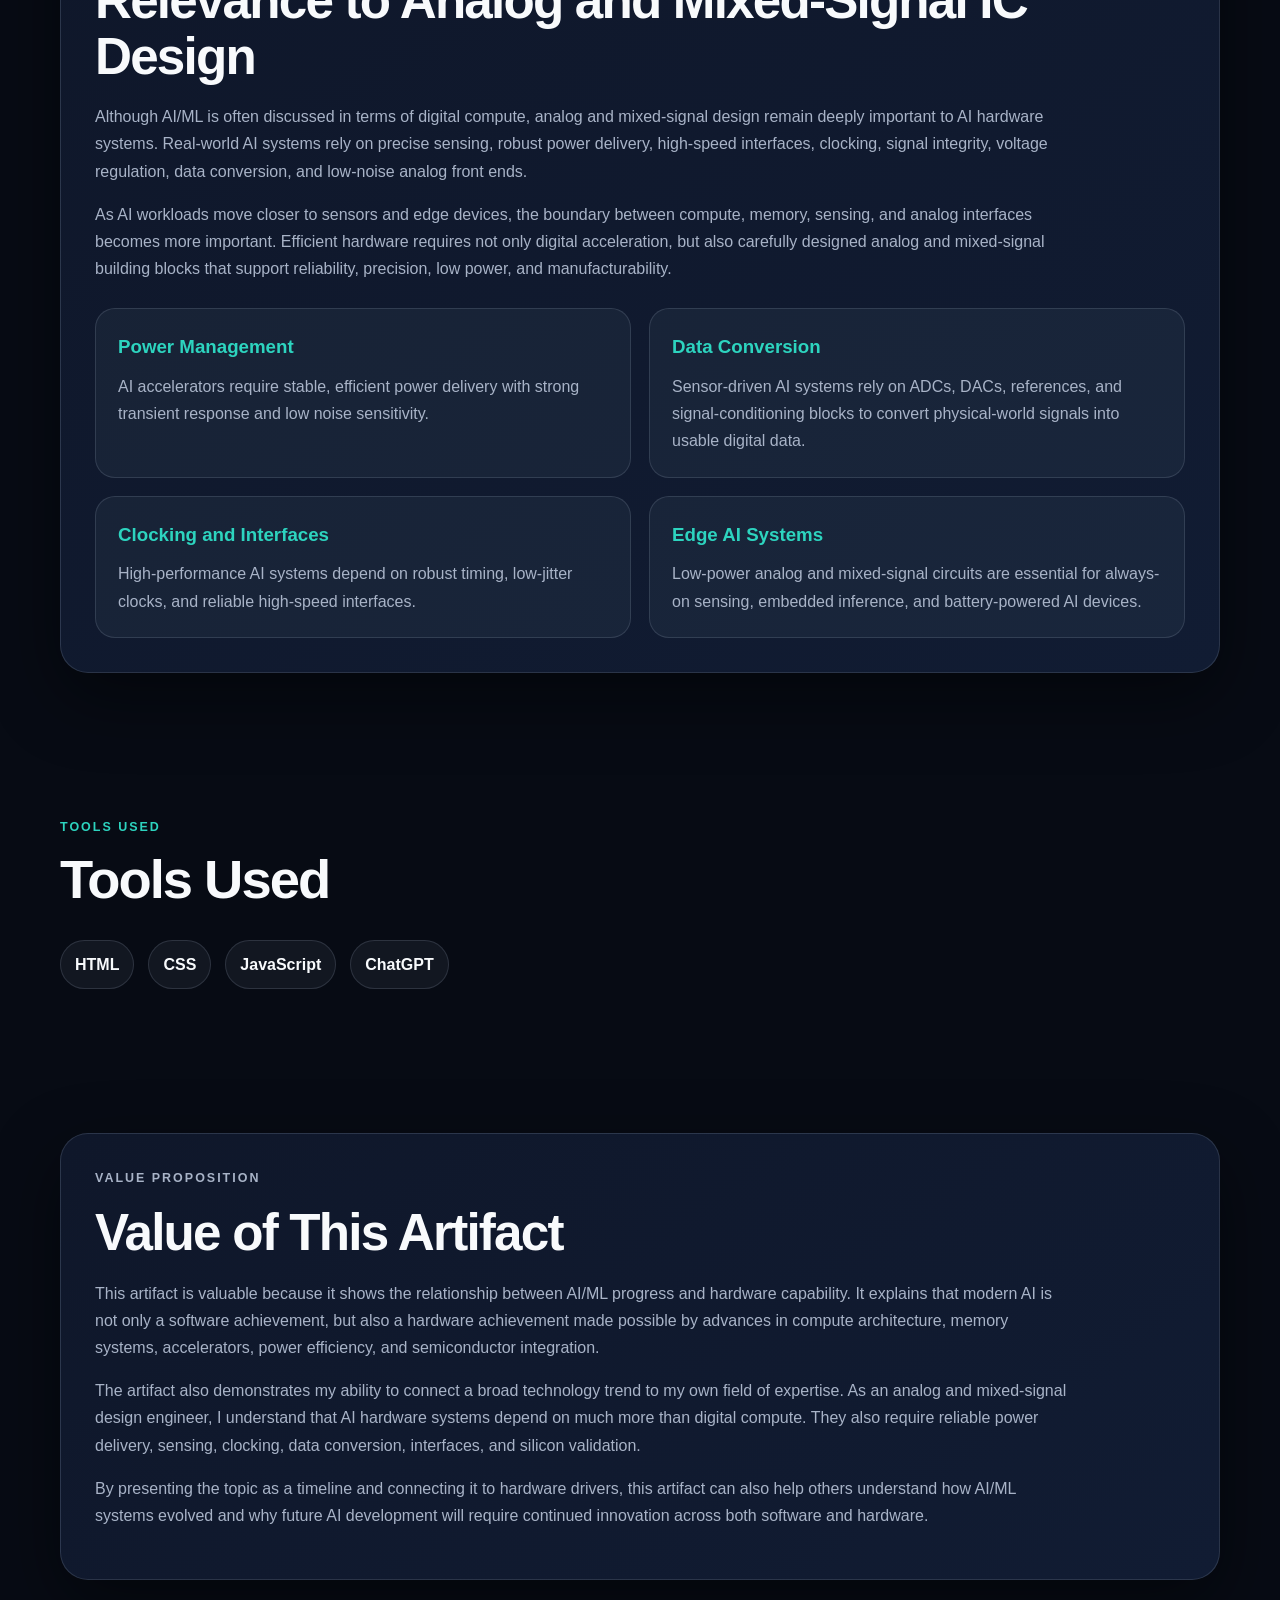
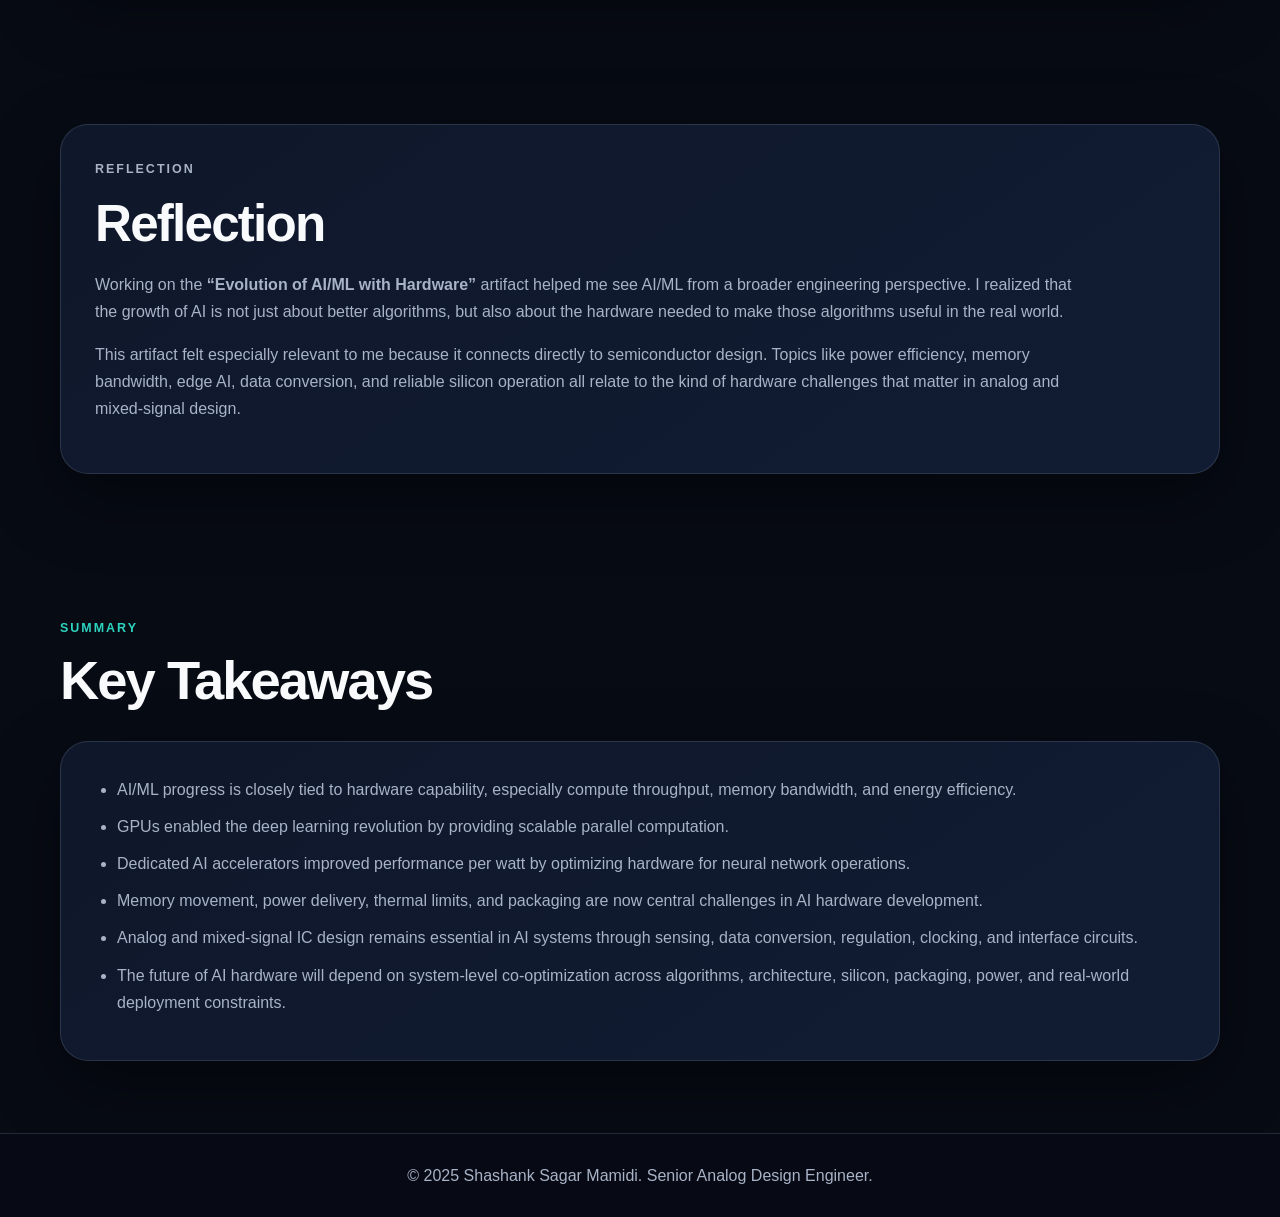
<file: ai-ml-hardware.html>
<!DOCTYPE html>
<html lang="en">
<head>
  <meta charset="UTF-8" />
  <meta name="viewport" content="width=device-width, initial-scale=1.0" />

  <title>Evolution of AI/ML with Hardware | Shashank Sagar Mamidi</title>

  <meta
    name="description"
    content="A professional artifact exploring the evolution of AI and ML with hardware innovation."
  />

  <link rel="stylesheet" href="style.css" />
</head>

<body>
  <header class="site-header">
    <nav class="nav-container">
      <a href="index.html" class="logo">Shashank Sagar Mamidi</a>

      <button class="menu-toggle" id="menuToggle" aria-label="Toggle navigation">
        ☰
      </button>

      <ul class="nav-links" id="navLinks">
        <li><a href="index.html#about">About</a></li>
        <li><a href="index.html#expertise">Expertise</a></li>
        <li><a href="index.html#projects">Projects</a></li>
        <li><a href="artifacts.html" class="active-link">Artifacts</a></li>
        <li><a href="index.html#tools">Tools</a></li>
        <li><a href="index.html#contact">Contact</a></li>
      </ul>
    </nav>
  </header>

  <main>

    <!-- Artifact Hero -->
    <section class="artifact-detail-hero">
      <div class="artifact-detail-inner">
        <p class="intro-label">Professional Artifact</p>

        <h1>Evolution of AI/ML with Hardware</h1>

        <p class="page-description">
          A technical artifact explaining how artificial intelligence and machine learning have evolved
          alongside hardware innovation, from general-purpose computing to GPUs, AI accelerators,
          edge AI platforms, advanced packaging, and silicon-level optimization.
        </p>

        <div class="page-actions">
          <a href="artifacts.html" class="btn btn-outline">Back to Artifacts</a>
        </div>
      </div>
    </section>

    <!-- Objective -->
    <section class="section">
      <div class="artifact-overview-card">
        <p class="section-label">Objective</p>

        <h2>Purpose of the Artifact</h2>

        <p>
          The purpose of this artifact is to show that the growth of AI and machine learning has not
          happened through software alone. Hardware has been a major driver in making modern AI systems
          practical, scalable, and deployable.
        </p>

        <p>
          I created this artifact to connect AI/ML concepts with the hardware technologies that support
          them, including CPUs, GPUs, AI accelerators, high-bandwidth memory, advanced packaging,
          edge computing platforms, and mixed-signal support circuits.
        </p>

        <p>
          This topic is especially relevant to my background as a Senior Analog Design Engineer because
          AI hardware systems still depend on strong analog and mixed-signal foundations such as power
          management, sensing, data conversion, clocking, high-speed interfaces, and silicon reliability.
        </p>
      </div>
    </section>

    <!-- Overview -->
    <section class="section">
      <div class="artifact-overview-card">
        <p class="section-label">Overview</p>

        <h2>Why Hardware Matters in AI/ML</h2>

        <p>
          The development of AI and machine learning has not been dependent on algorithms alone.
          Hardware evolution has been critical in enabling the practicality, scalability, and deployment
          of modern AI and ML applications. As workloads became larger and more data-intensive, the need
          for faster and more specialized compute architectures became increasingly important.
        </p>

        <p>
          Machine learning workloads were originally computed on CPU platforms. As workloads became
          larger and more complex, GPUs became the preferred compute platform because they provided
          the parallel processing needed for deep learning. Today, AI workloads increasingly rely on
          customized accelerators, tensor processing units, neural processing units, high-bandwidth
          memory, advanced packaging, and silicon optimized for edge AI.
        </p>

        <p>
          AI/ML systems are fundamentally limited by the physical resources available to compute, store,
          move, and process data. While algorithms define what the model does, hardware determines how
          efficiently and reliably that model can be trained and deployed.
        </p>

        <p>
          This artifact illustrates the relationship between algorithm development and semiconductor
          innovation, especially in hardware architecture, memory bandwidth, energy efficiency, packaging,
          and silicon design constraints.
        </p>
      </div>
    </section>

    <!-- Timeline -->
    <section class="section">
      <div class="section-header">
        <p class="section-label">Evolution Timeline</p>
        <h2>From General Compute to AI-Optimized Silicon</h2>
      </div>

      <div class="artifact-timeline">

        <article class="timeline-card year-timeline-card">
          <span>1950s</span>
          <div>
            <h3>Foundations of Artificial Intelligence</h3>
            <p>
              Early AI research began with symbolic reasoning, logic-based systems, and foundational
              theories of machine intelligence. Hardware at this stage relied on large general-purpose
              computers with limited processing capability compared to modern systems.
            </p>
          </div>
        </article>

        <article class="timeline-card year-timeline-card">
          <span>1980s</span>
          <div>
            <h3>Early Neural Networks and CPU-Based Learning</h3>
            <p>
              Neural network research gained momentum with backpropagation and early machine learning
              techniques. Most computation was performed on CPUs, which provided flexibility but had
              limited parallelism for large-scale learning.
            </p>
          </div>
        </article>

        <article class="timeline-card year-timeline-card">
          <span>1990s</span>
          <div>
            <h3>Machine Learning Becomes Practical</h3>
            <p>
              Statistical learning methods such as support vector machines, decision trees, and ensemble
              models became widely used. General-purpose processors were sufficient for many workloads,
              but the demand for larger datasets and faster computation continued to increase.
            </p>
          </div>
        </article>

        <article class="timeline-card year-timeline-card">
          <span>2006</span>
          <div>
            <h3>Deep Learning Re-Emerges</h3>
            <p>
              Deep learning gained renewed attention as improved training methods enabled deeper neural
              networks. This increased the need for higher compute throughput and more efficient hardware
              acceleration.
            </p>
          </div>
        </article>

        <article class="timeline-card year-timeline-card">
          <span>2012</span>
          <div>
            <h3>GPU Acceleration Breakthrough</h3>
            <p>
              The success of AlexNet in the ImageNet competition demonstrated the power of deep neural
              networks trained on GPUs. This marked a major turning point where GPUs became central to
              modern AI training and large-scale deep learning.
            </p>
          </div>
        </article>

        <article class="timeline-card year-timeline-card">
          <span>2016</span>
          <div>
            <h3>Dedicated AI Accelerators</h3>
            <p>
              Specialized AI hardware such as tensor processing units and neural processing accelerators
              gained importance. These architectures improved performance per watt by optimizing hardware
              for matrix multiplication, tensor operations, and neural network workloads.
            </p>
          </div>
        </article>

        <article class="timeline-card year-timeline-card">
          <span>2018</span>
          <div>
            <h3>Edge AI and On-Device Inference</h3>
            <p>
              AI inference expanded into mobile, embedded, automotive, industrial, and IoT systems.
              This created demand for low-power accelerators, efficient memory usage, quantized models,
              and tightly integrated sensor-to-compute hardware.
            </p>
          </div>
        </article>

        <article class="timeline-card year-timeline-card">
          <span>2020s</span>
          <div>
            <h3>AI-Optimized Silicon and Advanced Packaging</h3>
            <p>
              Modern AI hardware increasingly depends on high-bandwidth memory, chiplets, 2.5D and 3D
              integration, advanced interconnects, thermal-aware design, and hardware-software
              co-optimization to support large-scale AI models.
            </p>
          </div>
        </article>

        <article class="timeline-card year-timeline-card">
          <span>Future</span>
          <div>
            <h3>Memory-Centric and Application-Specific AI Hardware</h3>
            <p>
              Future AI systems are expected to rely more heavily on near-memory compute, in-memory
              compute, domain-specific accelerators, analog and mixed-signal support circuits, and
              heterogeneous integration to improve energy efficiency and scalability.
            </p>
          </div>
        </article>

      </div>
    </section>

    <!-- Process -->
    <section class="section">
      <div class="artifact-overview-card">
        <p class="section-label">Process</p>

        <h2>Process Used to Develop the Artifact</h2>

        <p>
          I developed this artifact by first identifying the major stages in the evolution of AI/ML
          hardware, starting from CPU-based computing and moving toward GPUs, AI accelerators, edge AI,
          and advanced packaging. I then organized the content into a timeline so the progression would
          be easy to follow.
        </p>

        <p>
          After building the timeline, I added sections explaining the main hardware drivers behind AI/ML
          performance, including parallel compute, memory bandwidth, power efficiency, specialized
          accelerators, advanced packaging, and edge integration.
        </p>

        <p>
          I also customized the artifact by adding an analog and mixed-signal design perspective. This
          helped connect the topic directly to my professional background and showed how AI hardware
          still depends on circuits such as power management blocks, data converters, clocking circuits,
          references, interfaces, and sensor front ends.
        </p>
      </div>
    </section>

    <!-- Hardware Drivers -->
    <section class="section">
      <div class="section-header">
        <p class="section-label">Hardware Drivers</p>
        <h2>Key Hardware Enablers for AI/ML</h2>
      </div>

      <div class="artifact-grid-3">

        <article class="artifact-info-card">
          <h3>Parallel Compute</h3>
          <p>
            AI workloads depend heavily on matrix and tensor operations. Parallel compute engines enable
            high-throughput execution for training and inference.
          </p>
        </article>

        <article class="artifact-info-card">
          <h3>Memory Bandwidth</h3>
          <p>
            Data movement is often a major bottleneck. High-bandwidth memory, efficient caches, and
            optimized memory hierarchy are critical for AI performance.
          </p>
        </article>

        <article class="artifact-info-card">
          <h3>Power Efficiency</h3>
          <p>
            AI systems require significant computation. Energy-efficient silicon is essential for scaling
            AI from data centers to edge and battery-powered platforms.
          </p>
        </article>

        <article class="artifact-info-card">
          <h3>Specialized Accelerators</h3>
          <p>
            Custom AI accelerators improve performance per watt by tailoring hardware datapaths to neural
            network operations.
          </p>
        </article>

        <article class="artifact-info-card">
          <h3>Advanced Packaging</h3>
          <p>
            Chiplets, interposers, and 3D integration help overcome scaling limits by improving bandwidth,
            integration density, and system-level performance.
          </p>
        </article>

        <article class="artifact-info-card">
          <h3>Edge Integration</h3>
          <p>
            Edge AI requires efficient sensing, analog front ends, power management, and local compute to
            reduce latency and dependence on cloud processing.
          </p>
        </article>

      </div>
    </section>

    <!-- Analog Perspective -->
    <section class="section">
      <div class="artifact-overview-card">
        <p class="section-label">Analog Design Perspective</p>

        <h2>Relevance to Analog and Mixed-Signal IC Design</h2>

        <p>
          Although AI/ML is often discussed in terms of digital compute, analog and mixed-signal design
          remain deeply important to AI hardware systems. Real-world AI systems rely on precise sensing,
          robust power delivery, high-speed interfaces, clocking, signal integrity, voltage regulation,
          data conversion, and low-noise analog front ends.
        </p>

        <p>
          As AI workloads move closer to sensors and edge devices, the boundary between compute, memory,
          sensing, and analog interfaces becomes more important. Efficient hardware requires not only
          digital acceleration, but also carefully designed analog and mixed-signal building blocks that
          support reliability, precision, low power, and manufacturability.
        </p>

        <div class="analog-points">
          <div>
            <h3>Power Management</h3>
            <p>
              AI accelerators require stable, efficient power delivery with strong transient response
              and low noise sensitivity.
            </p>
          </div>

          <div>
            <h3>Data Conversion</h3>
            <p>
              Sensor-driven AI systems rely on ADCs, DACs, references, and signal-conditioning blocks
              to convert physical-world signals into usable digital data.
            </p>
          </div>

          <div>
            <h3>Clocking and Interfaces</h3>
            <p>
              High-performance AI systems depend on robust timing, low-jitter clocks, and reliable
              high-speed interfaces.
            </p>
          </div>

          <div>
            <h3>Edge AI Systems</h3>
            <p>
              Low-power analog and mixed-signal circuits are essential for always-on sensing, embedded
              inference, and battery-powered AI devices.
            </p>
          </div>
        </div>
      </div>
    </section>

    <!-- Tools Used -->
    <section class="section">
      <div class="section-header">
        <p class="section-label">Tools Used</p>
        <h2>Tools Used</h2>
      </div>

      <div class="simple-tools-list">
        <span>HTML</span>
        <span>CSS</span>
        <span>JavaScript</span>
        <span>ChatGPT</span>
      </div>
    </section>

    <!-- Value Proposition -->
    <section class="section">
      <div class="artifact-overview-card">
        <p class="section-label">Value Proposition</p>

        <h2>Value of This Artifact</h2>

        <p>
          This artifact is valuable because it shows the relationship between AI/ML progress and hardware
          capability. It explains that modern AI is not only a software achievement, but also a hardware
          achievement made possible by advances in compute architecture, memory systems, accelerators,
          power efficiency, and semiconductor integration.
        </p>

        <p>
          The artifact also demonstrates my ability to connect a broad technology trend to my own field
          of expertise. As an analog and mixed-signal design engineer, I understand that AI hardware
          systems depend on much more than digital compute. They also require reliable power delivery,
          sensing, clocking, data conversion, interfaces, and silicon validation.
        </p>

        <p>
          By presenting the topic as a timeline and connecting it to hardware drivers, this artifact can
          also help others understand how AI/ML systems evolved and why future AI development will require
          continued innovation across both software and hardware.
        </p>
      </div>
    </section>

    <!-- Reflection -->
    <section class="section">
      <div class="artifact-overview-card">
        <p class="section-label">Reflection</p>

        <h2>Reflection</h2>

        <p>
          Working on the <strong>“Evolution of AI/ML with Hardware”</strong> artifact helped me see AI/ML
          from a broader engineering perspective. I realized that the growth of AI is not just about
          better algorithms, but also about the hardware needed to make those algorithms useful in the
          real world.
        </p>

        <p>
          This artifact felt especially relevant to me because it connects directly to semiconductor
          design. Topics like power efficiency, memory bandwidth, edge AI, data conversion, and reliable
          silicon operation all relate to the kind of hardware challenges that matter in analog and
          mixed-signal design.
        </p>
      </div>
    </section>

    <!-- Key Takeaways -->
    <section class="section">
      <div class="section-header">
        <p class="section-label">Summary</p>
        <h2>Key Takeaways</h2>
      </div>

      <div class="takeaways-card">
        <ul>
          <li>
            AI/ML progress is closely tied to hardware capability, especially compute throughput,
            memory bandwidth, and energy efficiency.
          </li>

          <li>
            GPUs enabled the deep learning revolution by providing scalable parallel computation.
          </li>

          <li>
            Dedicated AI accelerators improved performance per watt by optimizing hardware for neural
            network operations.
          </li>

          <li>
            Memory movement, power delivery, thermal limits, and packaging are now central challenges
            in AI hardware development.
          </li>

          <li>
            Analog and mixed-signal IC design remains essential in AI systems through sensing, data
            conversion, regulation, clocking, and interface circuits.
          </li>

          <li>
            The future of AI hardware will depend on system-level co-optimization across algorithms,
            architecture, silicon, packaging, power, and real-world deployment constraints.
          </li>
        </ul>
      </div>
    </section>

  </main>

  <footer>
    <p>© 2025 Shashank Sagar Mamidi. Senior Analog Design Engineer.</p>
  </footer>

  <script src="script.js"></script>
</body>
</html>
</file>
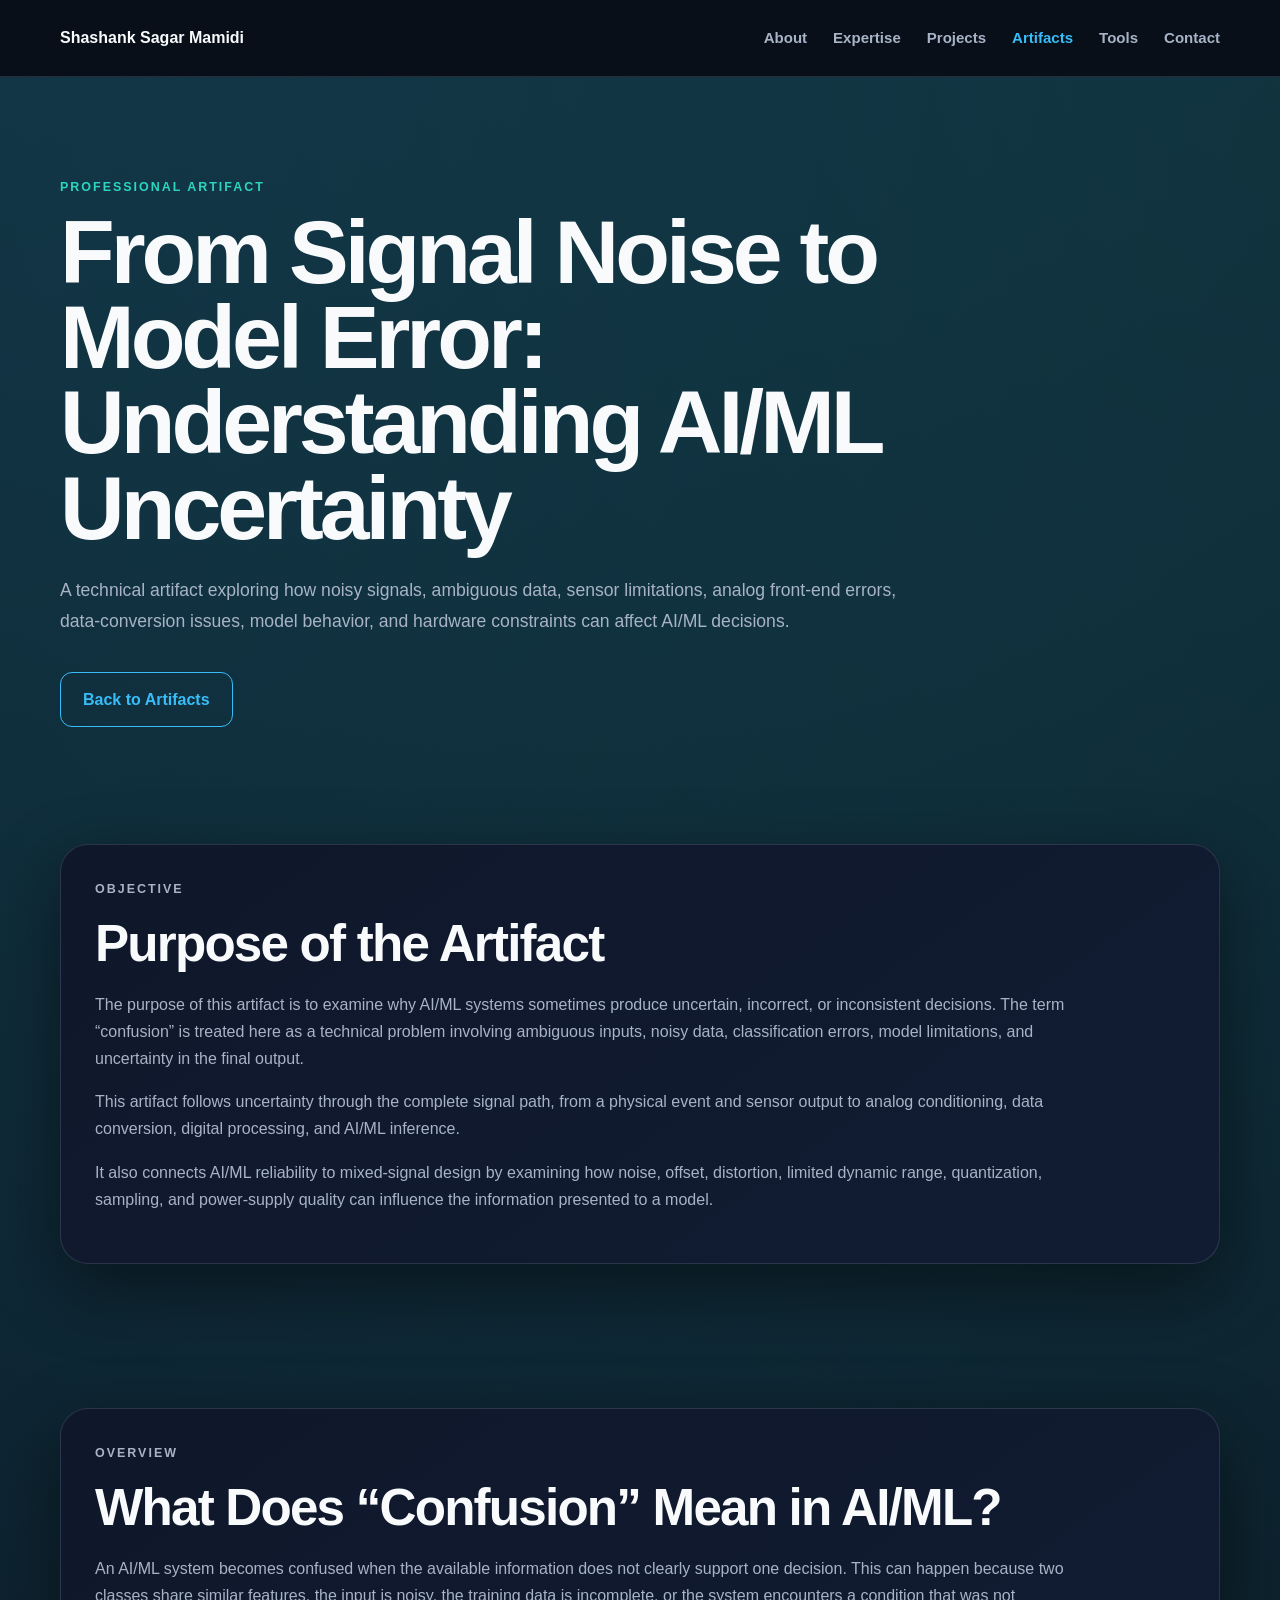
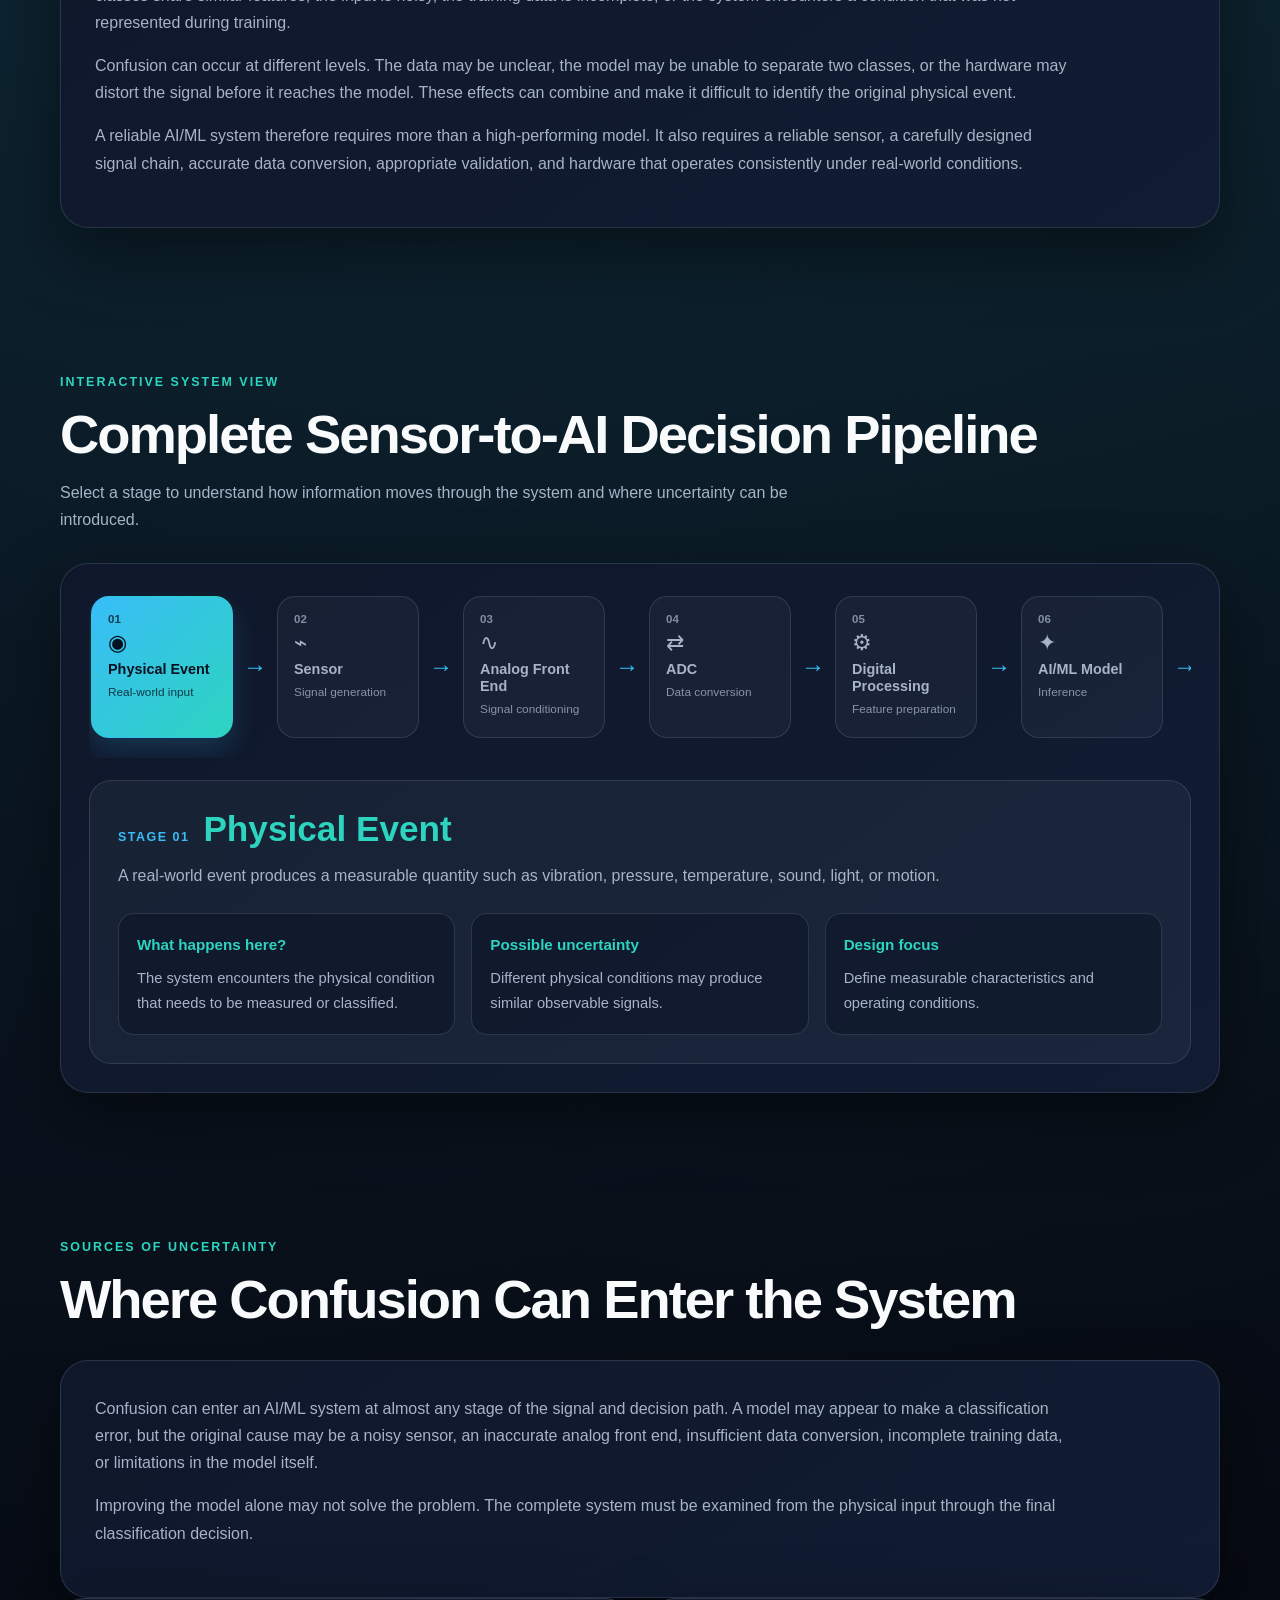
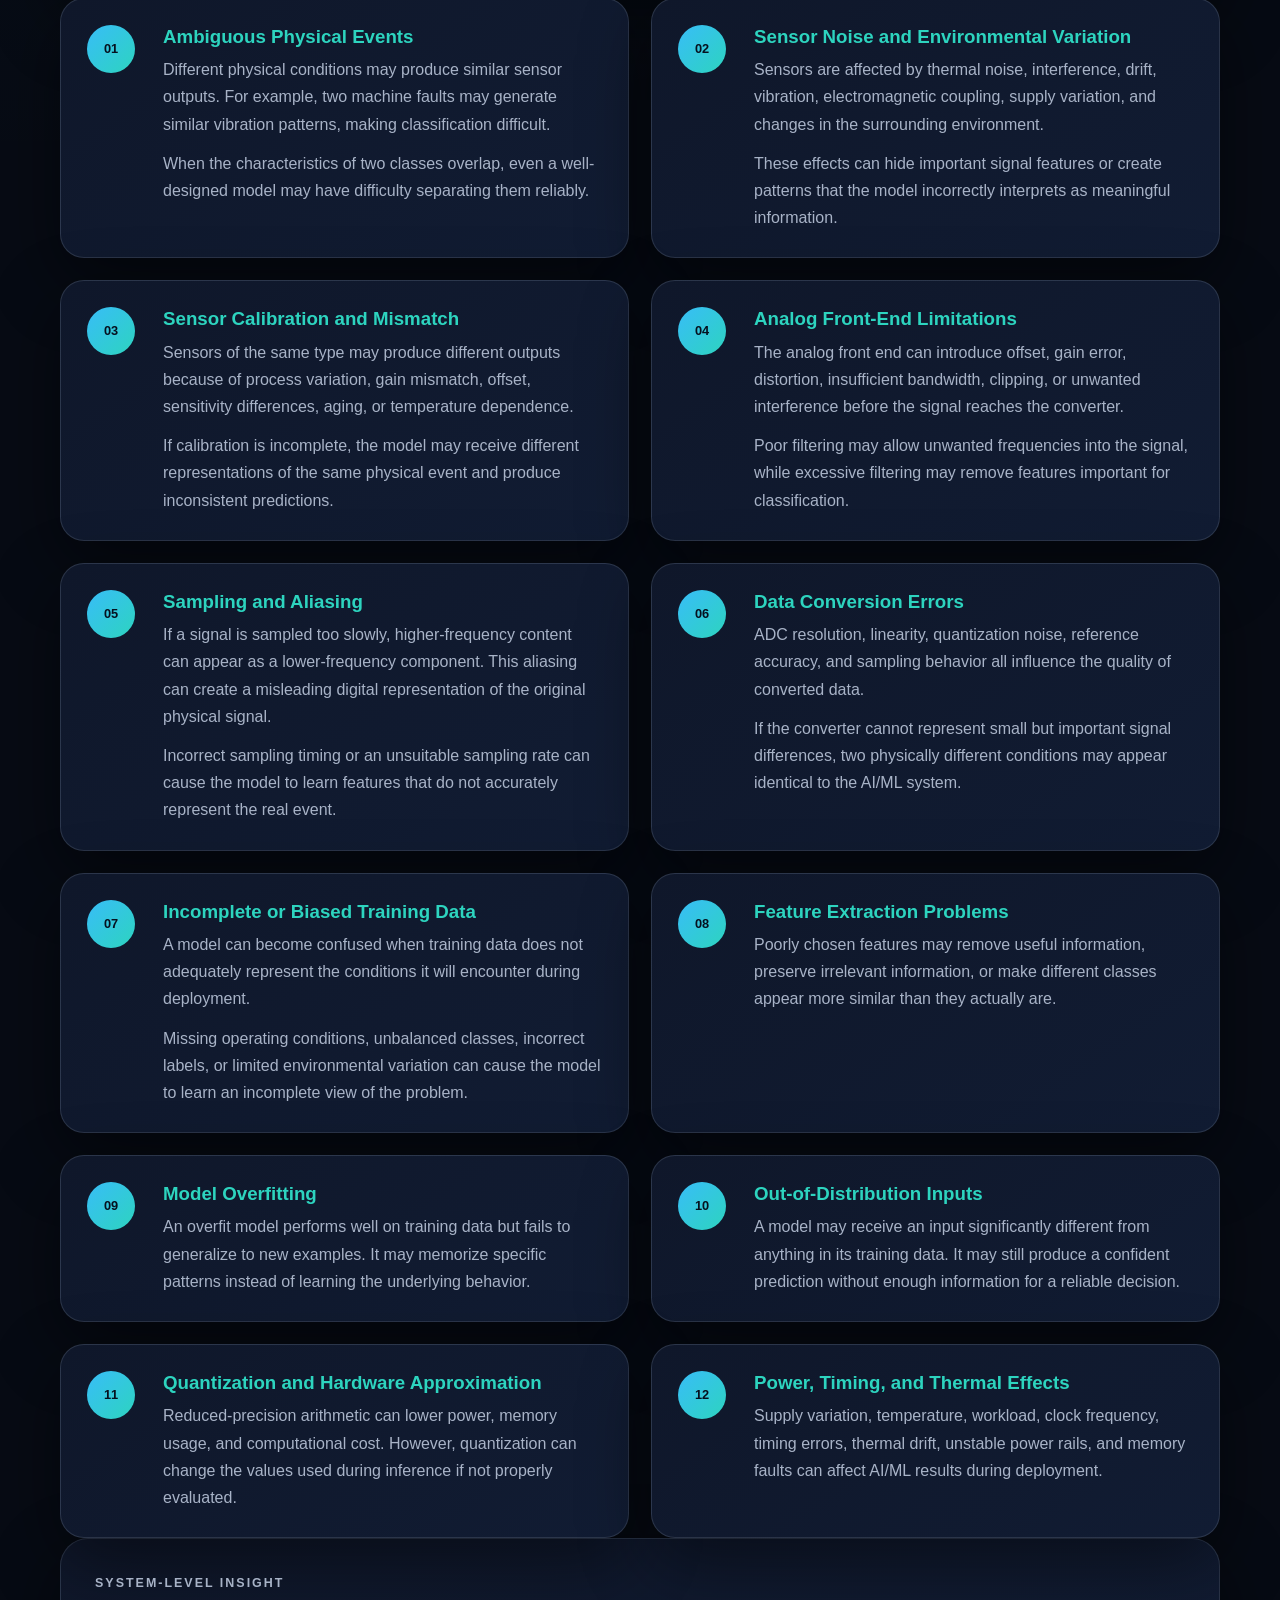
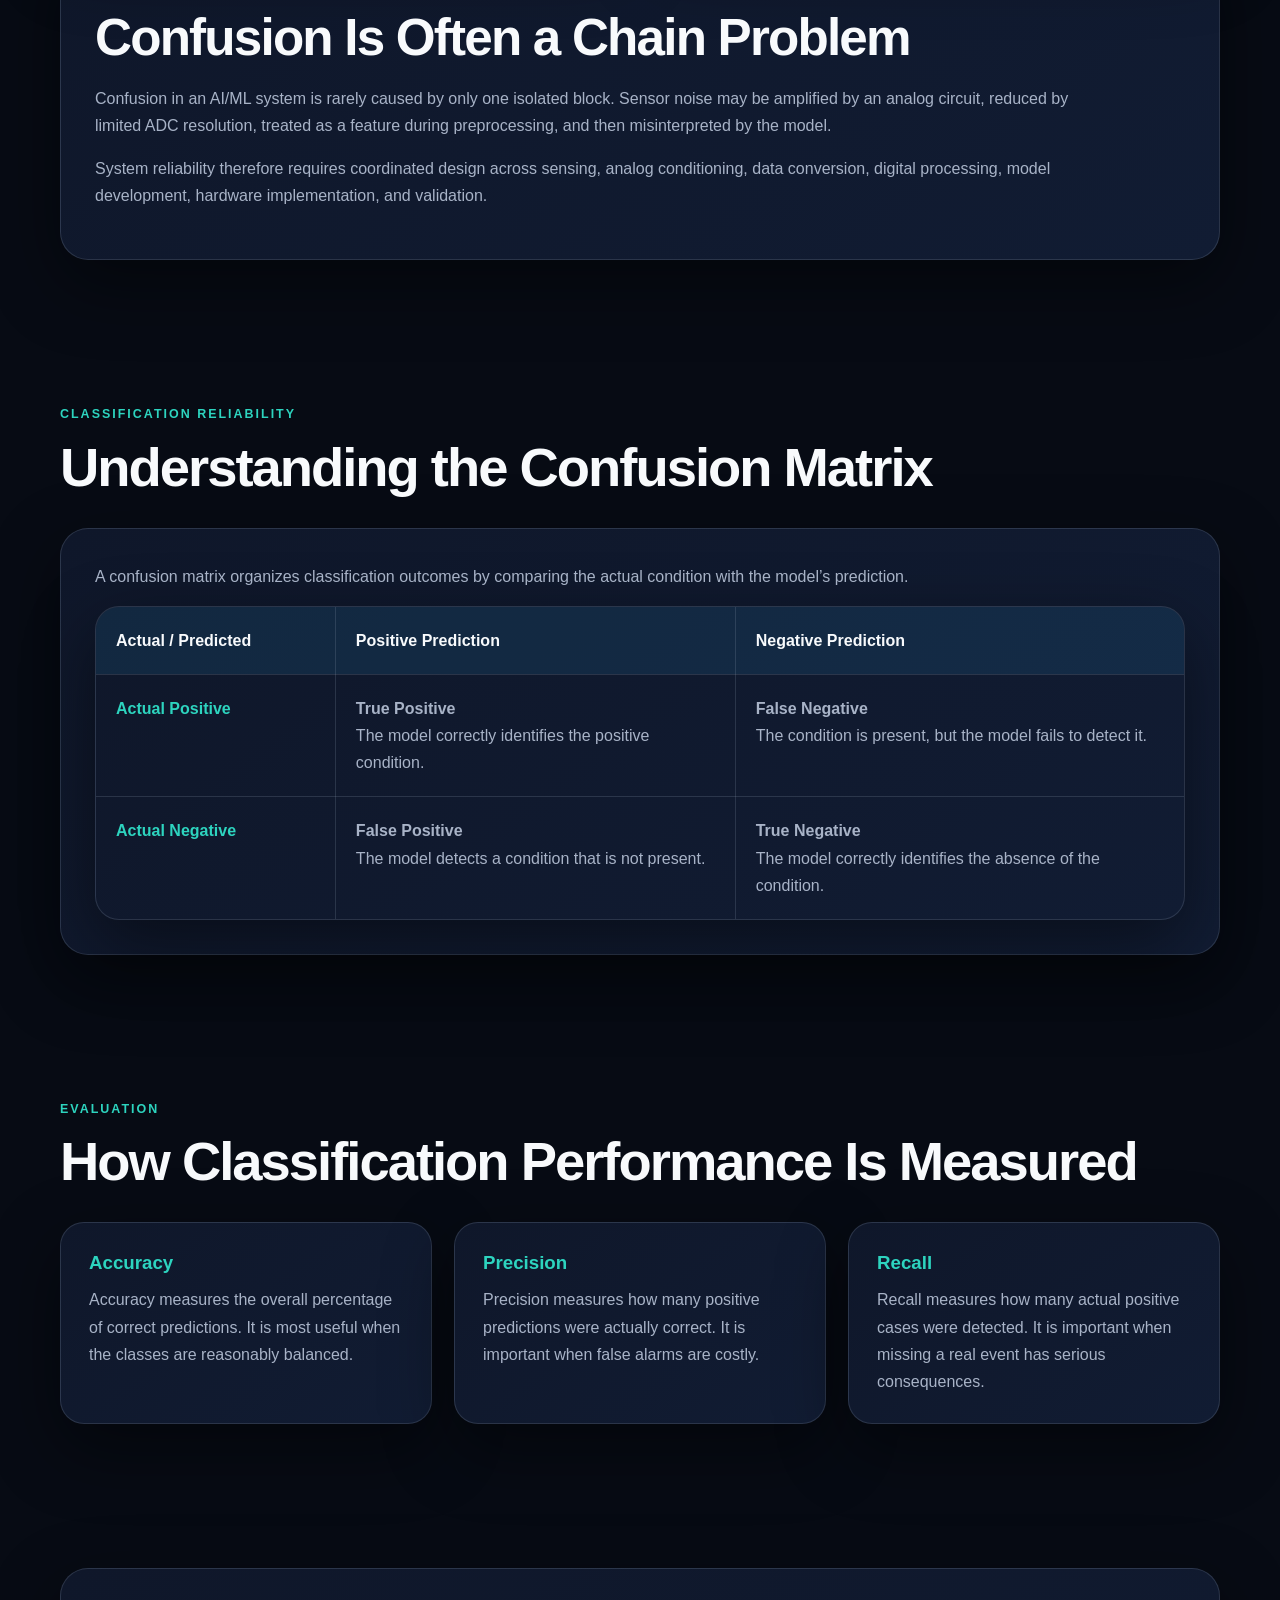
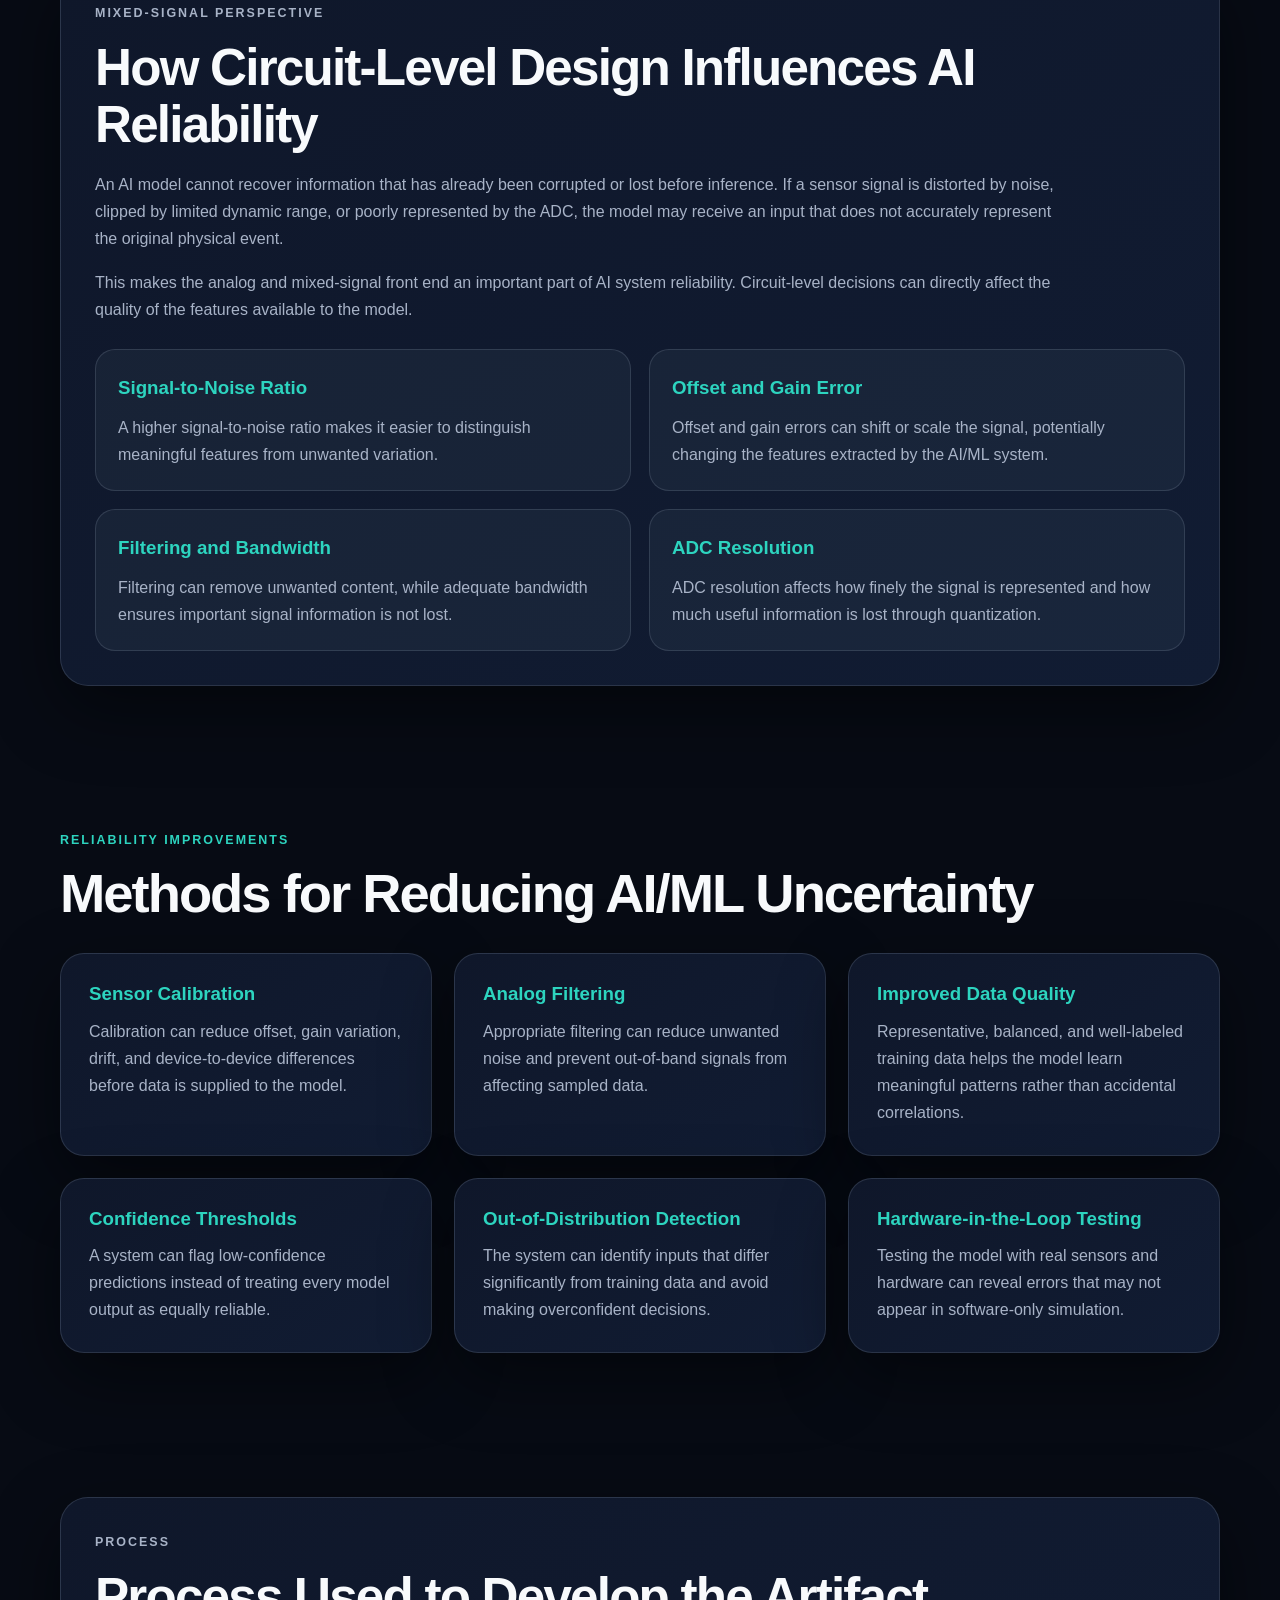
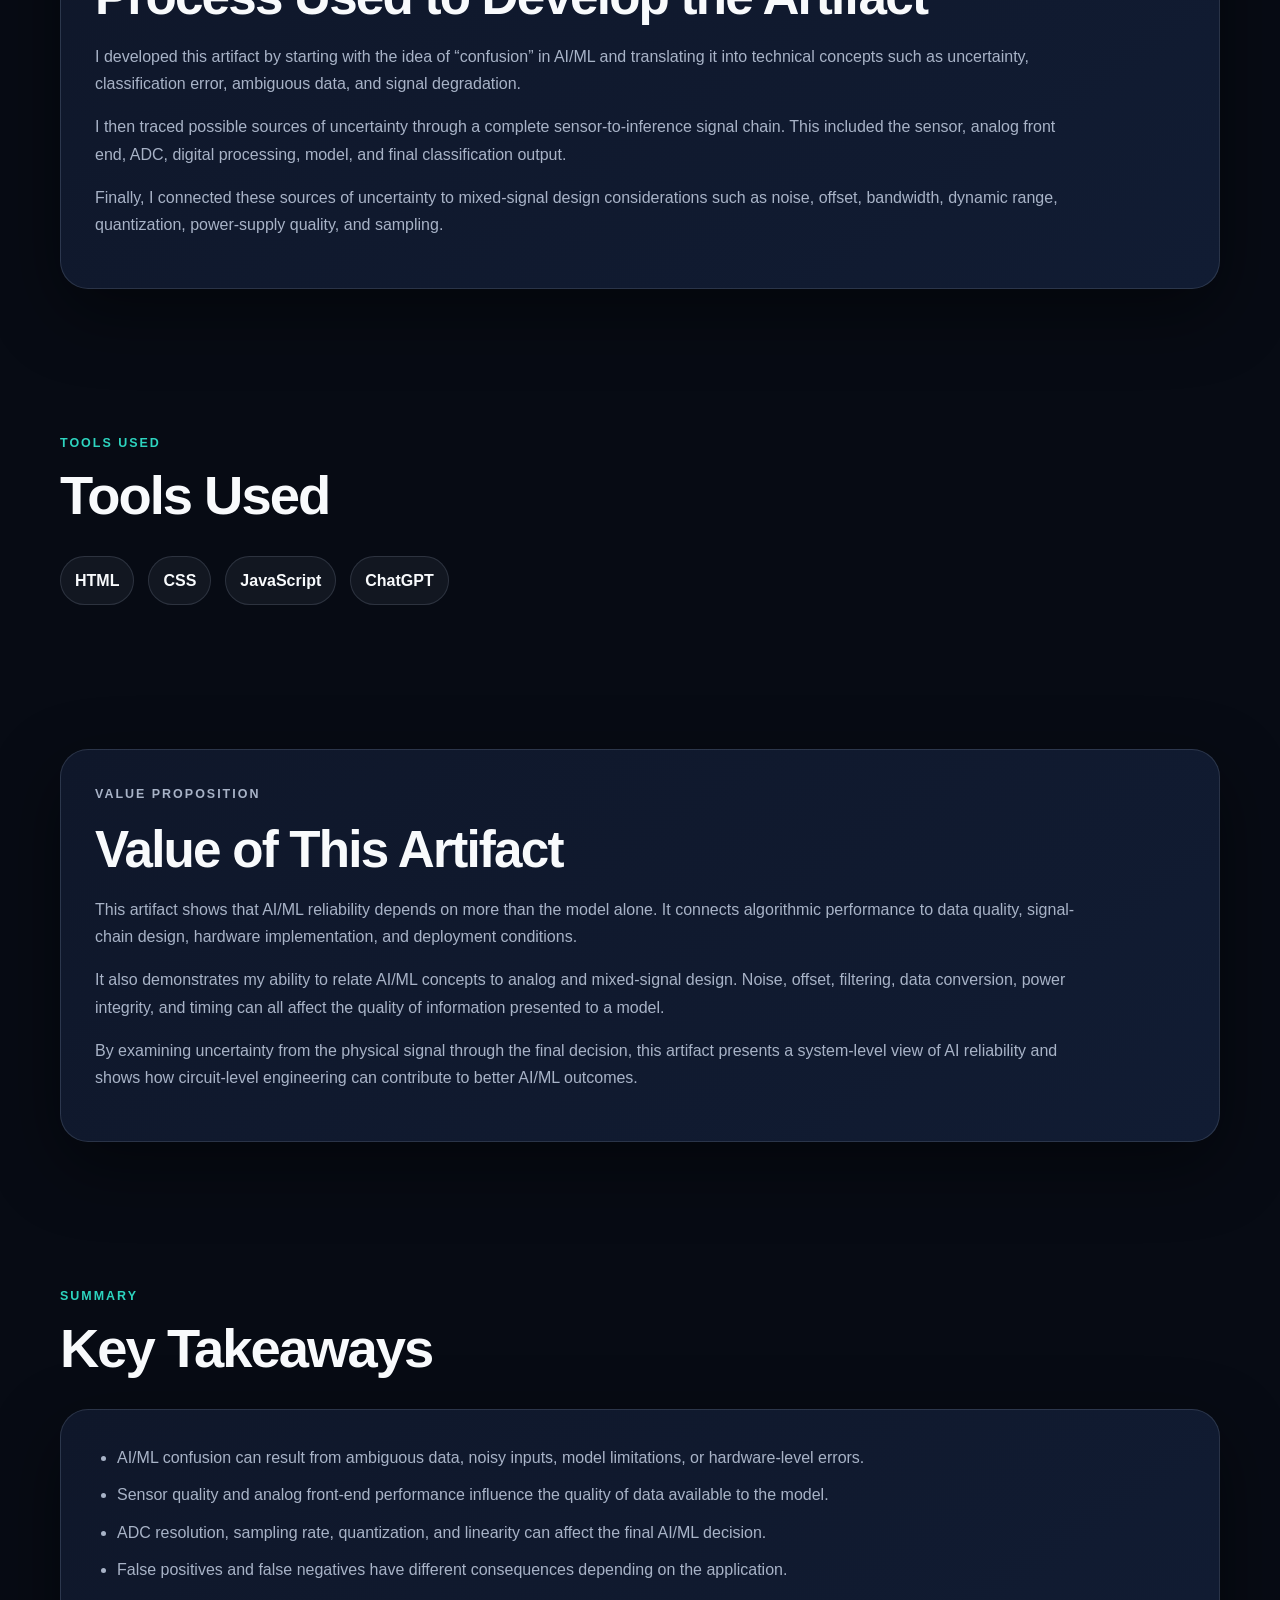
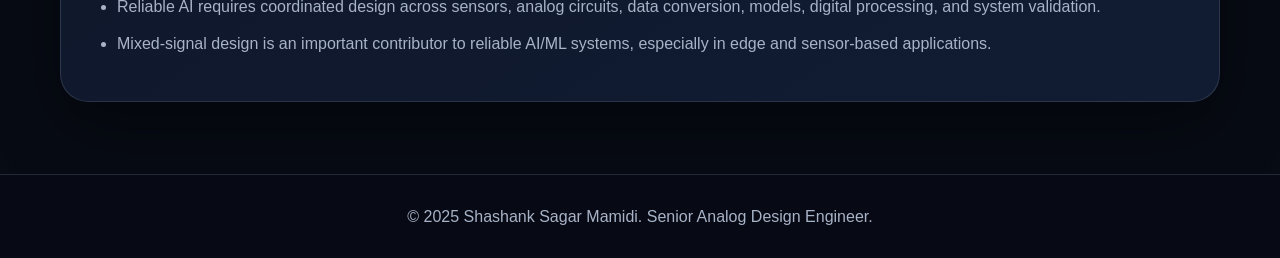
<file: ai-ml-uncertainty.html>
<!DOCTYPE html>
<html lang="en">
<head>
  <meta charset="UTF-8" />
  <meta name="viewport" content="width=device-width, initial-scale=1.0" />

  <title>
    From Signal Noise to Model Error: Understanding AI/ML Uncertainty |
    Shashank Sagar Mamidi
  </title>

  <meta
    name="description"
    content="A professional artifact exploring uncertainty in AI/ML systems, from sensor noise and mixed-signal limitations to classification errors."
  />

  <link rel="stylesheet" href="style.css" />
</head>

<body>
  <header class="site-header">
    <nav class="nav-container">
      <a href="index.html" class="logo">Shashank Sagar Mamidi</a>

      <button
        class="menu-toggle"
        id="menuToggle"
        aria-label="Toggle navigation"
      >
        ☰
      </button>

      <ul class="nav-links" id="navLinks">
        <li><a href="index.html#about">About</a></li>
        <li><a href="index.html#expertise">Expertise</a></li>
        <li><a href="index.html#projects">Projects</a></li>
        <li>
          <a href="artifacts.html" class="active-link">Artifacts</a>
        </li>
        <li><a href="index.html#tools">Tools</a></li>
        <li><a href="index.html#contact">Contact</a></li>
      </ul>
    </nav>
  </header>

  <main>

    <!-- Artifact Hero -->
    <section class="artifact-detail-hero">
      <div class="artifact-detail-inner">
        <p class="intro-label">Professional Artifact</p>

        <h1>From Signal Noise to Model Error: Understanding AI/ML Uncertainty</h1>

        <p class="page-description">
          A technical artifact exploring how noisy signals, ambiguous data, sensor limitations,
          analog front-end errors, data-conversion issues, model behavior, and hardware constraints
          can affect AI/ML decisions.
        </p>

        <div class="page-actions">
          <a href="artifacts.html" class="btn btn-outline">
            Back to Artifacts
          </a>
        </div>
      </div>
    </section>

    <!-- Objective -->
    <section class="section">
      <div class="artifact-overview-card">
        <p class="section-label">Objective</p>

        <h2>Purpose of the Artifact</h2>

        <p>
          The purpose of this artifact is to examine why AI/ML systems sometimes produce uncertain,
          incorrect, or inconsistent decisions. The term “confusion” is treated here as a technical
          problem involving ambiguous inputs, noisy data, classification errors, model limitations,
          and uncertainty in the final output.
        </p>

        <p>
          This artifact follows uncertainty through the complete signal path, from a physical event
          and sensor output to analog conditioning, data conversion, digital processing, and AI/ML
          inference.
        </p>

        <p>
          It also connects AI/ML reliability to mixed-signal design by examining how noise, offset,
          distortion, limited dynamic range, quantization, sampling, and power-supply quality can
          influence the information presented to a model.
        </p>
      </div>
    </section>

    <!-- Overview -->
    <section class="section">
      <div class="artifact-overview-card">
        <p class="section-label">Overview</p>

        <h2>What Does “Confusion” Mean in AI/ML?</h2>

        <p>
          An AI/ML system becomes confused when the available information does not clearly support
          one decision. This can happen because two classes share similar features, the input is
          noisy, the training data is incomplete, or the system encounters a condition that was not
          represented during training.
        </p>

        <p>
          Confusion can occur at different levels. The data may be unclear, the model may be unable
          to separate two classes, or the hardware may distort the signal before it reaches the model.
          These effects can combine and make it difficult to identify the original physical event.
        </p>

        <p>
          A reliable AI/ML system therefore requires more than a high-performing model. It also
          requires a reliable sensor, a carefully designed signal chain, accurate data conversion,
          appropriate validation, and hardware that operates consistently under real-world conditions.
        </p>
      </div>
    </section>

    <!-- Interactive Pipeline -->
    <section class="section pipeline-section">
      <div class="section-header">
        <p class="section-label">Interactive System View</p>

        <h2>Complete Sensor-to-AI Decision Pipeline</h2>

        <p class="section-intro">
          Select a stage to understand how information moves through the system and where uncertainty
          can be introduced.
        </p>
      </div>

      <div class="pipeline-container">
        <div
          class="pipeline-flow"
          role="tablist"
          aria-label="Sensor-to-AI pipeline stages"
        >

          <button
            class="pipeline-step active"
            type="button"
            data-stage="physical-event"
            role="tab"
            aria-selected="true"
          >
            <span class="pipeline-number">01</span>
            <span class="pipeline-icon">◉</span>
            <strong>Physical Event</strong>
            <small>Real-world input</small>
          </button>

          <span class="pipeline-arrow" aria-hidden="true">→</span>

          <button
            class="pipeline-step"
            type="button"
            data-stage="sensor"
            role="tab"
            aria-selected="false"
          >
            <span class="pipeline-number">02</span>
            <span class="pipeline-icon">⌁</span>
            <strong>Sensor</strong>
            <small>Signal generation</small>
          </button>

          <span class="pipeline-arrow" aria-hidden="true">→</span>

          <button
            class="pipeline-step"
            type="button"
            data-stage="afe"
            role="tab"
            aria-selected="false"
          >
            <span class="pipeline-number">03</span>
            <span class="pipeline-icon">∿</span>
            <strong>Analog Front End</strong>
            <small>Signal conditioning</small>
          </button>

          <span class="pipeline-arrow" aria-hidden="true">→</span>

          <button
            class="pipeline-step"
            type="button"
            data-stage="adc"
            role="tab"
            aria-selected="false"
          >
            <span class="pipeline-number">04</span>
            <span class="pipeline-icon">⇄</span>
            <strong>ADC</strong>
            <small>Data conversion</small>
          </button>

          <span class="pipeline-arrow" aria-hidden="true">→</span>

          <button
            class="pipeline-step"
            type="button"
            data-stage="processing"
            role="tab"
            aria-selected="false"
          >
            <span class="pipeline-number">05</span>
            <span class="pipeline-icon">⚙</span>
            <strong>Digital Processing</strong>
            <small>Feature preparation</small>
          </button>

          <span class="pipeline-arrow" aria-hidden="true">→</span>

          <button
            class="pipeline-step"
            type="button"
            data-stage="model"
            role="tab"
            aria-selected="false"
          >
            <span class="pipeline-number">06</span>
            <span class="pipeline-icon">✦</span>
            <strong>AI/ML Model</strong>
            <small>Inference</small>
          </button>

          <span class="pipeline-arrow" aria-hidden="true">→</span>

          <button
            class="pipeline-step"
            type="button"
            data-stage="decision"
            role="tab"
            aria-selected="false"
          >
            <span class="pipeline-number">07</span>
            <span class="pipeline-icon">✓</span>
            <strong>Decision</strong>
            <small>System output</small>
          </button>

        </div>

        <div
          class="pipeline-detail"
          id="pipelineDetail"
          role="tabpanel"
        >
          <div class="pipeline-detail-heading">
            <span class="detail-kicker" id="detailKicker">
              Stage 01
            </span>

            <h3 id="detailTitle">Physical Event</h3>
          </div>

          <p id="detailDescription">
            A real-world event produces a measurable quantity such as vibration,
            pressure, temperature, sound, light, or motion.
          </p>

          <div class="pipeline-detail-grid">
            <div>
              <h4>What happens here?</h4>
              <p id="detailFunction">
                The system encounters the physical condition that needs to be
                measured or classified.
              </p>
            </div>

            <div>
              <h4>Possible uncertainty</h4>
              <p id="detailUncertainty">
                Different physical conditions may produce similar observable signals.
              </p>
            </div>

            <div>
              <h4>Design focus</h4>
              <p id="detailFocus">
                Define measurable characteristics and operating conditions.
              </p>
            </div>
          </div>
        </div>
      </div>
    </section>

    <!-- Sources of Uncertainty -->
    <section class="section">
      <div class="section-header">
        <p class="section-label">Sources of Uncertainty</p>

        <h2>Where Confusion Can Enter the System</h2>
      </div>

      <div class="artifact-overview-card">
        <p>
          Confusion can enter an AI/ML system at almost any stage of the signal and decision path.
          A model may appear to make a classification error, but the original cause may be a noisy
          sensor, an inaccurate analog front end, insufficient data conversion, incomplete training
          data, or limitations in the model itself.
        </p>

        <p>
          Improving the model alone may not solve the problem. The complete system must be examined
          from the physical input through the final classification decision.
        </p>
      </div>

      <div class="artifact-timeline">

        <article class="timeline-card">
          <span>01</span>
          <div>
            <h3>Ambiguous Physical Events</h3>
            <p>
              Different physical conditions may produce similar sensor outputs. For example, two
              machine faults may generate similar vibration patterns, making classification difficult.
            </p>
            <p>
              When the characteristics of two classes overlap, even a well-designed model may have
              difficulty separating them reliably.
            </p>
          </div>
        </article>

        <article class="timeline-card">
          <span>02</span>
          <div>
            <h3>Sensor Noise and Environmental Variation</h3>
            <p>
              Sensors are affected by thermal noise, interference, drift, vibration, electromagnetic
              coupling, supply variation, and changes in the surrounding environment.
            </p>
            <p>
              These effects can hide important signal features or create patterns that the model
              incorrectly interprets as meaningful information.
            </p>
          </div>
        </article>

        <article class="timeline-card">
          <span>03</span>
          <div>
            <h3>Sensor Calibration and Mismatch</h3>
            <p>
              Sensors of the same type may produce different outputs because of process variation,
              gain mismatch, offset, sensitivity differences, aging, or temperature dependence.
            </p>
            <p>
              If calibration is incomplete, the model may receive different representations of the
              same physical event and produce inconsistent predictions.
            </p>
          </div>
        </article>

        <article class="timeline-card">
          <span>04</span>
          <div>
            <h3>Analog Front-End Limitations</h3>
            <p>
              The analog front end can introduce offset, gain error, distortion, insufficient
              bandwidth, clipping, or unwanted interference before the signal reaches the converter.
            </p>
            <p>
              Poor filtering may allow unwanted frequencies into the signal, while excessive filtering
              may remove features important for classification.
            </p>
          </div>
        </article>

        <article class="timeline-card">
          <span>05</span>
          <div>
            <h3>Sampling and Aliasing</h3>
            <p>
              If a signal is sampled too slowly, higher-frequency content can appear as a lower-frequency
              component. This aliasing can create a misleading digital representation of the original
              physical signal.
            </p>
            <p>
              Incorrect sampling timing or an unsuitable sampling rate can cause the model to learn
              features that do not accurately represent the real event.
            </p>
          </div>
        </article>

        <article class="timeline-card">
          <span>06</span>
          <div>
            <h3>Data Conversion Errors</h3>
            <p>
              ADC resolution, linearity, quantization noise, reference accuracy, and sampling behavior
              all influence the quality of converted data.
            </p>
            <p>
              If the converter cannot represent small but important signal differences, two physically
              different conditions may appear identical to the AI/ML system.
            </p>
          </div>
        </article>

        <article class="timeline-card">
          <span>07</span>
          <div>
            <h3>Incomplete or Biased Training Data</h3>
            <p>
              A model can become confused when training data does not adequately represent the
              conditions it will encounter during deployment.
            </p>
            <p>
              Missing operating conditions, unbalanced classes, incorrect labels, or limited
              environmental variation can cause the model to learn an incomplete view of the problem.
            </p>
          </div>
        </article>

        <article class="timeline-card">
          <span>08</span>
          <div>
            <h3>Feature Extraction Problems</h3>
            <p>
              Poorly chosen features may remove useful information, preserve irrelevant information,
              or make different classes appear more similar than they actually are.
            </p>
          </div>
        </article>

        <article class="timeline-card">
          <span>09</span>
          <div>
            <h3>Model Overfitting</h3>
            <p>
              An overfit model performs well on training data but fails to generalize to new examples.
              It may memorize specific patterns instead of learning the underlying behavior.
            </p>
          </div>
        </article>

        <article class="timeline-card">
          <span>10</span>
          <div>
            <h3>Out-of-Distribution Inputs</h3>
            <p>
              A model may receive an input significantly different from anything in its training data.
              It may still produce a confident prediction without enough information for a reliable
              decision.
            </p>
          </div>
        </article>

        <article class="timeline-card">
          <span>11</span>
          <div>
            <h3>Quantization and Hardware Approximation</h3>
            <p>
              Reduced-precision arithmetic can lower power, memory usage, and computational cost.
              However, quantization can change the values used during inference if not properly evaluated.
            </p>
          </div>
        </article>

        <article class="timeline-card">
          <span>12</span>
          <div>
            <h3>Power, Timing, and Thermal Effects</h3>
            <p>
              Supply variation, temperature, workload, clock frequency, timing errors, thermal drift,
              unstable power rails, and memory faults can affect AI/ML results during deployment.
            </p>
          </div>
        </article>

      </div>

      <div class="artifact-overview-card">
        <p class="section-label">System-Level Insight</p>

        <h2>Confusion Is Often a Chain Problem</h2>

        <p>
          Confusion in an AI/ML system is rarely caused by only one isolated block. Sensor noise may
          be amplified by an analog circuit, reduced by limited ADC resolution, treated as a feature
          during preprocessing, and then misinterpreted by the model.
        </p>

        <p>
          System reliability therefore requires coordinated design across sensing, analog conditioning,
          data conversion, digital processing, model development, hardware implementation, and validation.
        </p>
      </div>
    </section>

    <!-- Confusion Matrix -->
    <section class="section">
      <div class="section-header">
        <p class="section-label">Classification Reliability</p>

        <h2>Understanding the Confusion Matrix</h2>
      </div>

      <div class="artifact-overview-card">
        <p>
          A confusion matrix organizes classification outcomes by comparing the actual condition with
          the model’s prediction.
        </p>

        <div class="comparison-table-wrapper">
          <table class="comparison-table">
            <thead>
              <tr>
                <th>Actual / Predicted</th>
                <th>Positive Prediction</th>
                <th>Negative Prediction</th>
              </tr>
            </thead>

            <tbody>
              <tr>
                <td>Actual Positive</td>
                <td>
                  <strong>True Positive</strong><br />
                  The model correctly identifies the positive condition.
                </td>
                <td>
                  <strong>False Negative</strong><br />
                  The condition is present, but the model fails to detect it.
                </td>
              </tr>

              <tr>
                <td>Actual Negative</td>
                <td>
                  <strong>False Positive</strong><br />
                  The model detects a condition that is not present.
                </td>
                <td>
                  <strong>True Negative</strong><br />
                  The model correctly identifies the absence of the condition.
                </td>
              </tr>
            </tbody>
          </table>
        </div>
      </div>
    </section>

    <!-- Evaluation -->
    <section class="section">
      <div class="section-header">
        <p class="section-label">Evaluation</p>

        <h2>How Classification Performance Is Measured</h2>
      </div>

      <div class="artifact-grid-3">

        <article class="artifact-info-card">
          <h3>Accuracy</h3>
          <p>
            Accuracy measures the overall percentage of correct predictions. It is most useful when
            the classes are reasonably balanced.
          </p>
        </article>

        <article class="artifact-info-card">
          <h3>Precision</h3>
          <p>
            Precision measures how many positive predictions were actually correct. It is important
            when false alarms are costly.
          </p>
        </article>

        <article class="artifact-info-card">
          <h3>Recall</h3>
          <p>
            Recall measures how many actual positive cases were detected. It is important when missing
            a real event has serious consequences.
          </p>
        </article>

      </div>
    </section>

    <!-- Mixed-Signal Perspective -->
    <section class="section">
      <div class="artifact-overview-card">
        <p class="section-label">Mixed-Signal Perspective</p>

        <h2>How Circuit-Level Design Influences AI Reliability</h2>

        <p>
          An AI model cannot recover information that has already been corrupted or lost before
          inference. If a sensor signal is distorted by noise, clipped by limited dynamic range,
          or poorly represented by the ADC, the model may receive an input that does not accurately
          represent the original physical event.
        </p>

        <p>
          This makes the analog and mixed-signal front end an important part of AI system reliability.
          Circuit-level decisions can directly affect the quality of the features available to the model.
        </p>

        <div class="analog-points">

          <div>
            <h3>Signal-to-Noise Ratio</h3>
            <p>
              A higher signal-to-noise ratio makes it easier to distinguish meaningful features from
              unwanted variation.
            </p>
          </div>

          <div>
            <h3>Offset and Gain Error</h3>
            <p>
              Offset and gain errors can shift or scale the signal, potentially changing the features
              extracted by the AI/ML system.
            </p>
          </div>

          <div>
            <h3>Filtering and Bandwidth</h3>
            <p>
              Filtering can remove unwanted content, while adequate bandwidth ensures important
              signal information is not lost.
            </p>
          </div>

          <div>
            <h3>ADC Resolution</h3>
            <p>
              ADC resolution affects how finely the signal is represented and how much useful information
              is lost through quantization.
            </p>
          </div>

        </div>
      </div>
    </section>

    <!-- Reliability Improvements -->
    <section class="section">
      <div class="section-header">
        <p class="section-label">Reliability Improvements</p>

        <h2>Methods for Reducing AI/ML Uncertainty</h2>
      </div>

      <div class="artifact-grid-3">

        <article class="artifact-info-card">
          <h3>Sensor Calibration</h3>
          <p>
            Calibration can reduce offset, gain variation, drift, and device-to-device differences
            before data is supplied to the model.
          </p>
        </article>

        <article class="artifact-info-card">
          <h3>Analog Filtering</h3>
          <p>
            Appropriate filtering can reduce unwanted noise and prevent out-of-band signals from
            affecting sampled data.
          </p>
        </article>

        <article class="artifact-info-card">
          <h3>Improved Data Quality</h3>
          <p>
            Representative, balanced, and well-labeled training data helps the model learn meaningful
            patterns rather than accidental correlations.
          </p>
        </article>

        <article class="artifact-info-card">
          <h3>Confidence Thresholds</h3>
          <p>
            A system can flag low-confidence predictions instead of treating every model output as
            equally reliable.
          </p>
        </article>

        <article class="artifact-info-card">
          <h3>Out-of-Distribution Detection</h3>
          <p>
            The system can identify inputs that differ significantly from training data and avoid
            making overconfident decisions.
          </p>
        </article>

        <article class="artifact-info-card">
          <h3>Hardware-in-the-Loop Testing</h3>
          <p>
            Testing the model with real sensors and hardware can reveal errors that may not appear
            in software-only simulation.
          </p>
        </article>

      </div>
    </section>

    <!-- Process -->
    <section class="section">
      <div class="artifact-overview-card">
        <p class="section-label">Process</p>

        <h2>Process Used to Develop the Artifact</h2>

        <p>
          I developed this artifact by starting with the idea of “confusion” in AI/ML and translating
          it into technical concepts such as uncertainty, classification error, ambiguous data, and
          signal degradation.
        </p>

        <p>
          I then traced possible sources of uncertainty through a complete sensor-to-inference signal
          chain. This included the sensor, analog front end, ADC, digital processing, model, and final
          classification output.
        </p>

        <p>
          Finally, I connected these sources of uncertainty to mixed-signal design considerations such
          as noise, offset, bandwidth, dynamic range, quantization, power-supply quality, and sampling.
        </p>
      </div>
    </section>

    <!-- Tools Used -->
    <section class="section">
      <div class="section-header">
        <p class="section-label">Tools Used</p>

        <h2>Tools Used</h2>
      </div>

      <div class="simple-tools-list">
        <span>HTML</span>
        <span>CSS</span>
        <span>JavaScript</span>
        <span>ChatGPT</span>
      </div>
    </section>

    <!-- Value Proposition -->
    <section class="section">
      <div class="artifact-overview-card">
        <p class="section-label">Value Proposition</p>

        <h2>Value of This Artifact</h2>

        <p>
          This artifact shows that AI/ML reliability depends on more than the model alone. It connects
          algorithmic performance to data quality, signal-chain design, hardware implementation, and
          deployment conditions.
        </p>

        <p>
          It also demonstrates my ability to relate AI/ML concepts to analog and mixed-signal design.
          Noise, offset, filtering, data conversion, power integrity, and timing can all affect the
          quality of information presented to a model.
        </p>

        <p>
          By examining uncertainty from the physical signal through the final decision, this artifact
          presents a system-level view of AI reliability and shows how circuit-level engineering can
          contribute to better AI/ML outcomes.
        </p>
      </div>
    </section>

    <!-- Key Takeaways -->
    <section class="section">
      <div class="section-header">
        <p class="section-label">Summary</p>

        <h2>Key Takeaways</h2>
      </div>

      <div class="takeaways-card">
        <ul>
          <li>
            AI/ML confusion can result from ambiguous data, noisy inputs, model limitations, or
            hardware-level errors.
          </li>

          <li>
            Sensor quality and analog front-end performance influence the quality of data available
            to the model.
          </li>

          <li>
            ADC resolution, sampling rate, quantization, and linearity can affect the final AI/ML decision.
          </li>

          <li>
            False positives and false negatives have different consequences depending on the application.
          </li>

          <li>
            Reliable AI requires coordinated design across sensors, analog circuits, data conversion,
            models, digital processing, and system validation.
          </li>

          <li>
            Mixed-signal design is an important contributor to reliable AI/ML systems, especially in
            edge and sensor-based applications.
          </li>
        </ul>
      </div>
    </section>

  </main>

  <footer>
    <p>
      © 2025 Shashank Sagar Mamidi. Senior Analog Design Engineer.
    </p>
  </footer>

  <script src="script.js"></script>
</body>
</html>
</file>
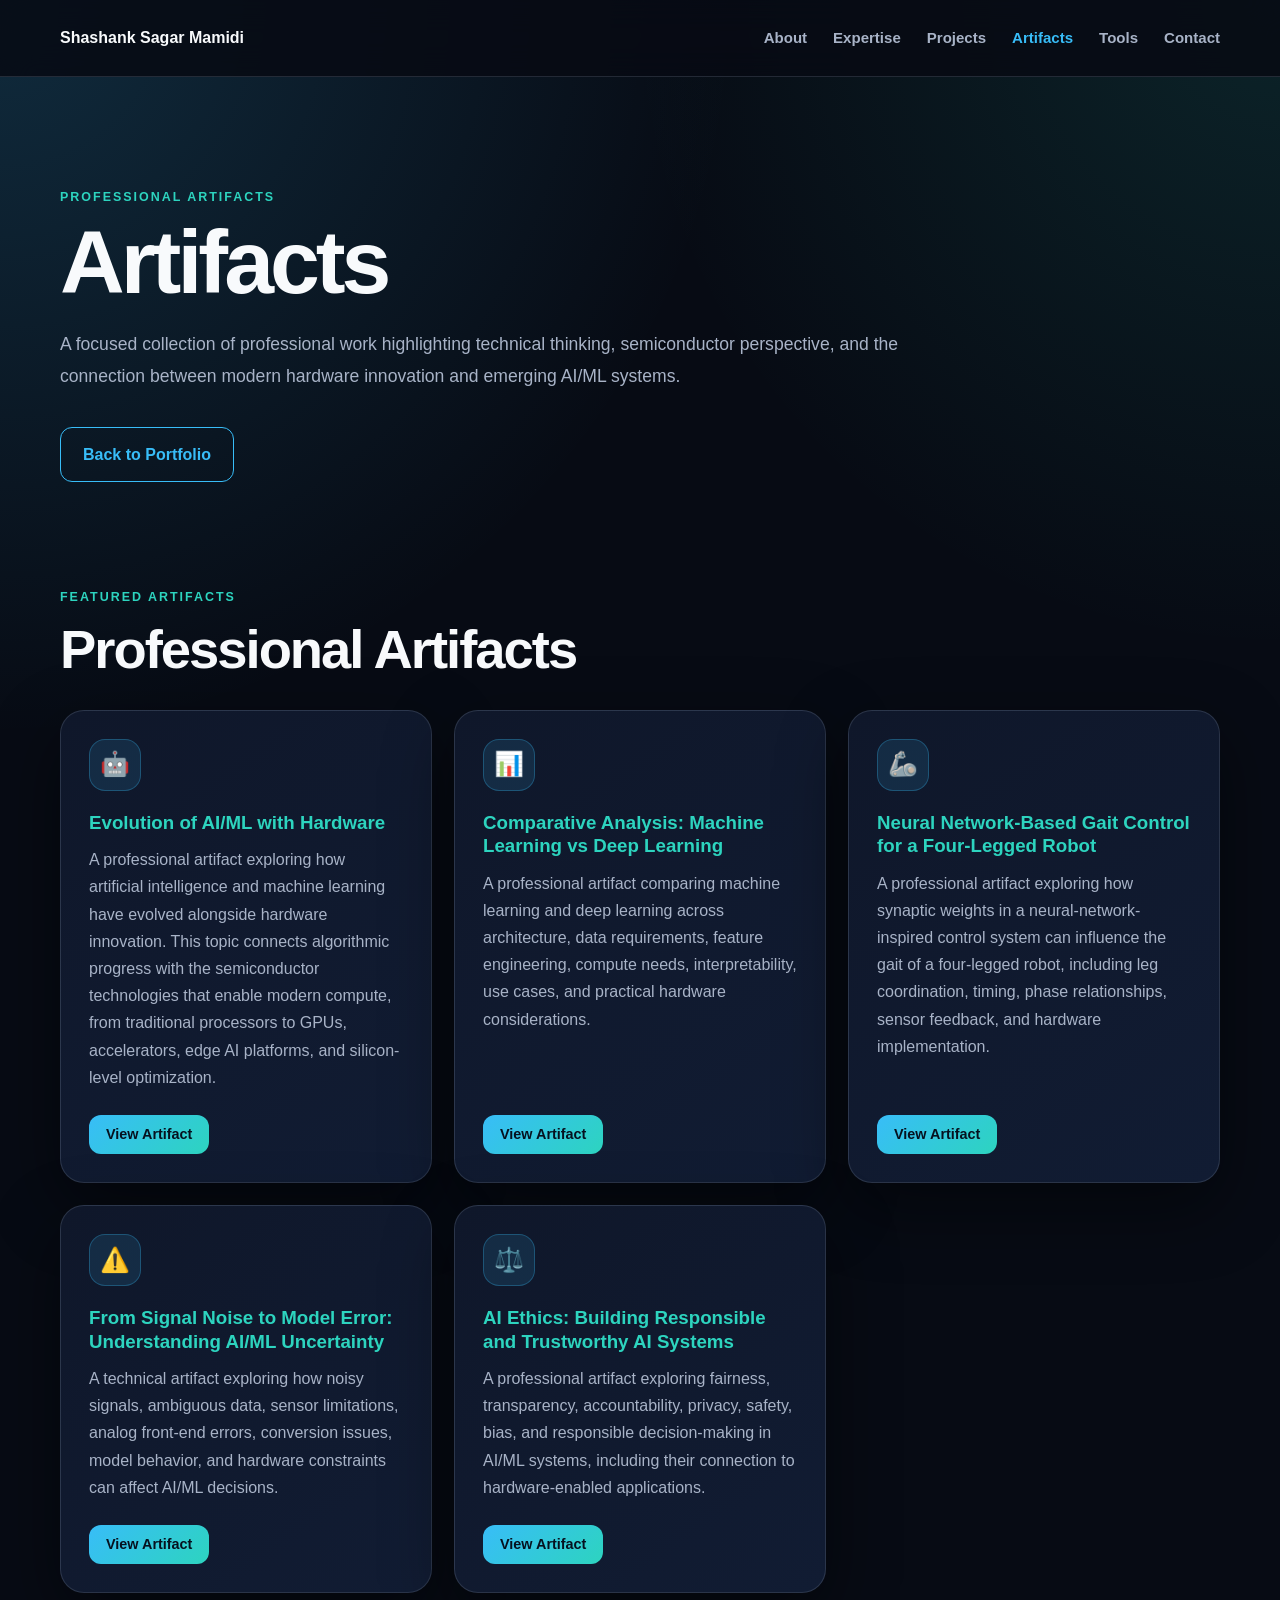
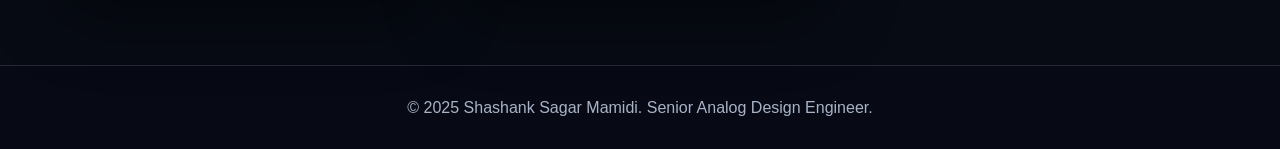
<file: artifacts.html>
<!DOCTYPE html>
<html lang="en">
<head>
  <meta charset="UTF-8" />
  <meta name="viewport" content="width=device-width, initial-scale=1.0" />

  <title>Artifacts | Shashank Sagar Mamidi</title>

  <meta
    name="description"
    content="Professional artifacts of Shashank Sagar Mamidi, Senior Analog Design Engineer."
  />

  <link rel="stylesheet" href="style.css" />
</head>

<body>
  <header class="site-header">
    <nav class="nav-container">
      <a href="index.html" class="logo">Shashank Sagar Mamidi</a>

      <button
        class="menu-toggle"
        id="menuToggle"
        aria-label="Toggle navigation"
      >
        ☰
      </button>

      <ul class="nav-links" id="navLinks">
        <li><a href="index.html#about">About</a></li>
        <li><a href="index.html#expertise">Expertise</a></li>
        <li><a href="index.html#projects">Projects</a></li>
        <li>
          <a href="artifacts.html" class="active-link">Artifacts</a>
        </li>
        <li><a href="index.html#tools">Tools</a></li>
        <li><a href="index.html#contact">Contact</a></li>
      </ul>
    </nav>
  </header>

  <main>
    <!-- Artifacts Hero -->
    <section class="page-hero">
      <div class="page-hero-inner">
        <p class="intro-label">Professional Artifacts</p>

        <h1>Artifacts</h1>

        <p class="page-description">
          A focused collection of professional work highlighting technical thinking,
          semiconductor perspective, and the connection between modern hardware
          innovation and emerging AI/ML systems.
        </p>

        <div class="page-actions">
          <a href="index.html" class="btn btn-outline">
            Back to Portfolio
          </a>
        </div>
      </div>
    </section>

    <!-- Artifacts -->
    <section class="section artifacts-section">
      <div class="section-header">
        <p class="section-label">Featured Artifacts</p>
        <h2>Professional Artifacts</h2>
      </div>

      <div class="artifacts-grid">

        <!-- Artifact 1 -->
        <article class="artifact-card featured-artifact-card">
          <div>
            <div class="artifact-icon">🤖</div>

            <h3>Evolution of AI/ML with Hardware</h3>

            <p>
              A professional artifact exploring how artificial intelligence and
              machine learning have evolved alongside hardware innovation. This
              topic connects algorithmic progress with the semiconductor
              technologies that enable modern compute, from traditional processors
              to GPUs, accelerators, edge AI platforms, and silicon-level optimization.
            </p>
          </div>

          <a href="ai-ml-hardware.html" class="artifact-button">
            View Artifact
          </a>
        </article>

        <!-- Artifact 2 -->
        <article class="artifact-card featured-artifact-card">
          <div>
            <div class="artifact-icon">📊</div>

            <h3>
              Comparative Analysis: Machine Learning vs Deep Learning
            </h3>

            <p>
              A professional artifact comparing machine learning and deep learning
              across architecture, data requirements, feature engineering, compute
              needs, interpretability, use cases, and practical hardware considerations.
            </p>
          </div>

          <a href="ml-vs-dl.html" class="artifact-button">
            View Artifact
          </a>
        </article>

        <!-- Artifact 3 -->
        <article class="artifact-card featured-artifact-card">
          <div>
            <div class="artifact-icon">🦾</div>

            <h3>
              Neural Network-Based Gait Control for a Four-Legged Robot
            </h3>

            <p>
              A professional artifact exploring how synaptic weights in a
              neural-network-inspired control system can influence the gait of a
              four-legged robot, including leg coordination, timing, phase
              relationships, sensor feedback, and hardware implementation.
            </p>
          </div>

          <a href="hardware-neural-networks.html" class="artifact-button">
            View Artifact
          </a>
        </article>

        <!-- Artifact 4 -->
        <article class="artifact-card featured-artifact-card">
          <div>
            <div class="artifact-icon">⚠️</div>

            <h3>
              From Signal Noise to Model Error: Understanding AI/ML Uncertainty
            </h3>

            <p>
              A technical artifact exploring how noisy signals, ambiguous data,
              sensor limitations, analog front-end errors, conversion issues,
              model behavior, and hardware constraints can affect AI/ML decisions.
            </p>
          </div>

          <a href="ai-ml-uncertainty.html" class="artifact-button">
            View Artifact
          </a>
        </article>

        <!-- Artifact 5 -->
<article class="artifact-card featured-artifact-card">
  <div>
    <div class="artifact-icon">⚖️</div>

    <h3>AI Ethics: Building Responsible and Trustworthy AI Systems</h3>

    <p>
      A professional artifact exploring fairness, transparency, accountability, privacy, safety,
      bias, and responsible decision-making in AI/ML systems, including their connection to
      hardware-enabled applications.
    </p>
  </div>

  <a href="ai-ethics.html" class="artifact-button">
    View Artifact
  </a>
</article>

      </div>
    </section>
  </main>

  <footer>
    <p>
      © 2025 Shashank Sagar Mamidi. Senior Analog Design Engineer.
    </p>
  </footer>

  <script src="script.js"></script>
</body>
</html>
</file>
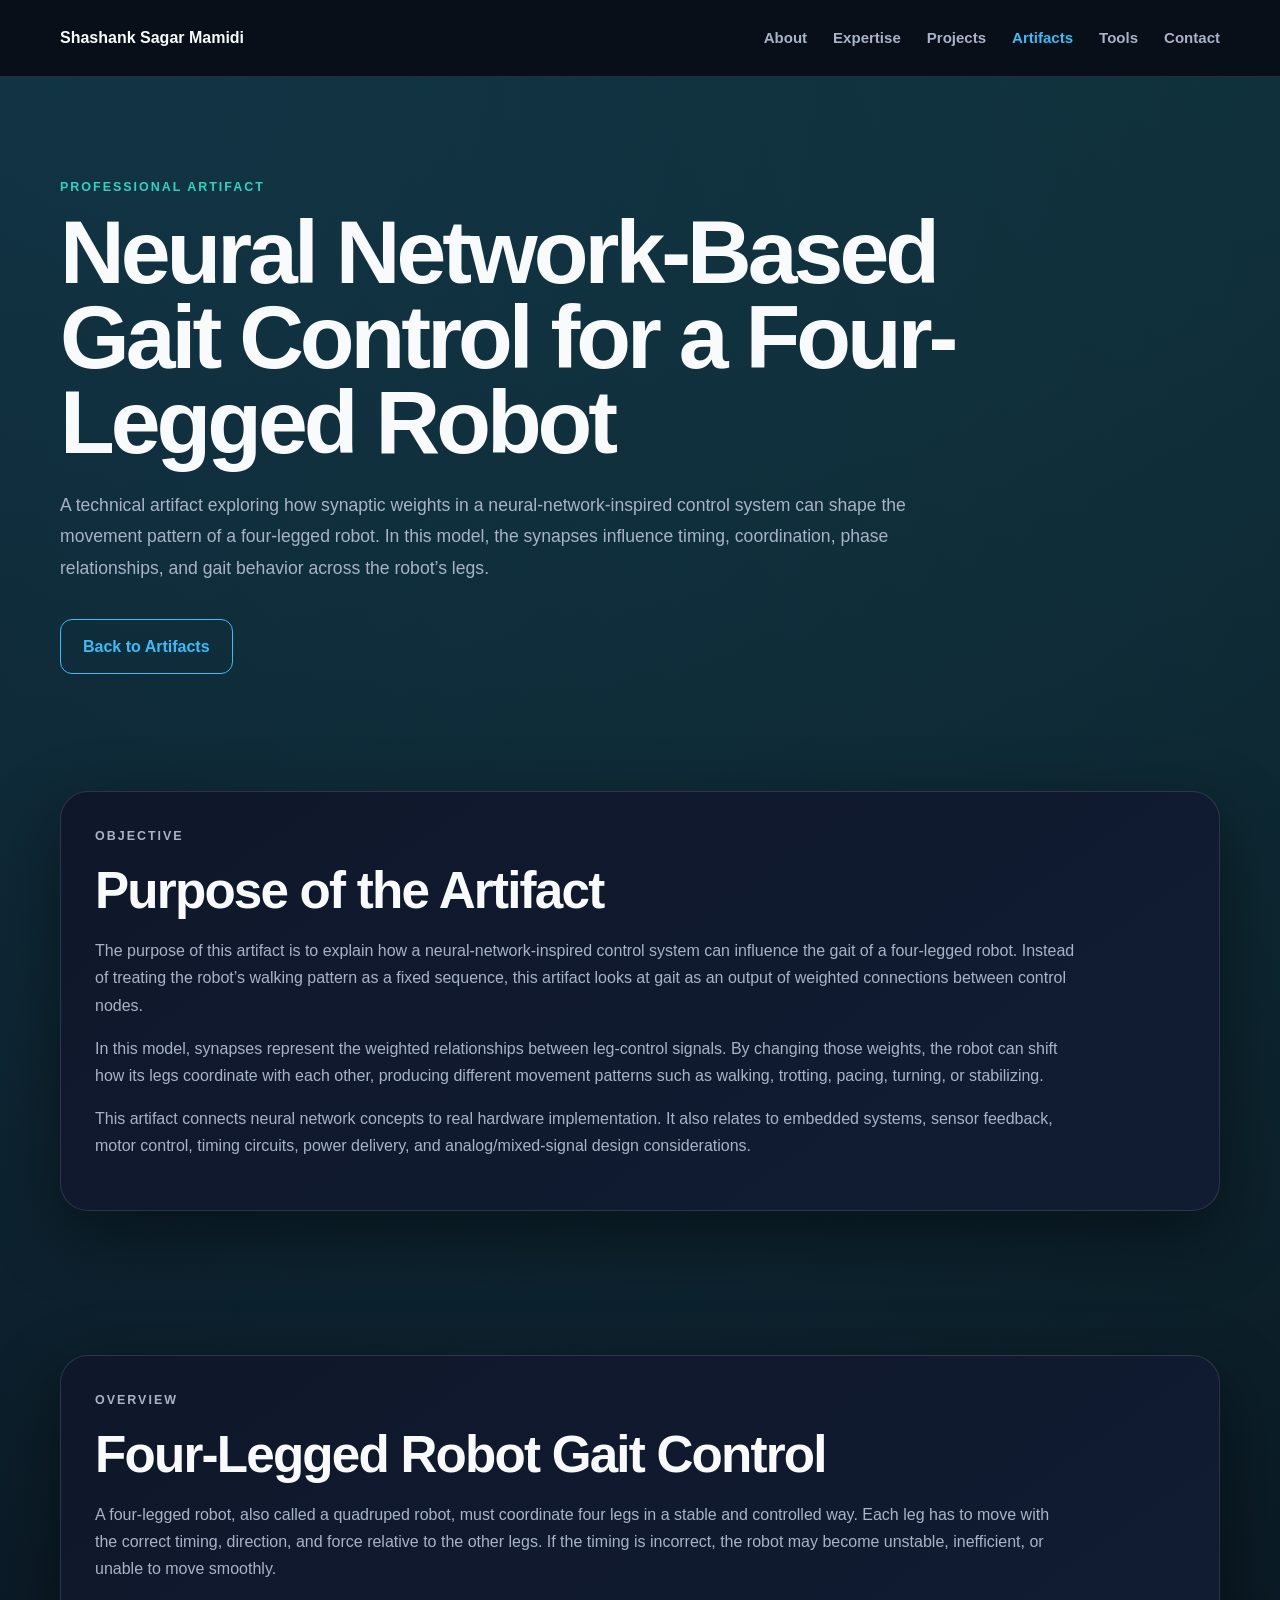
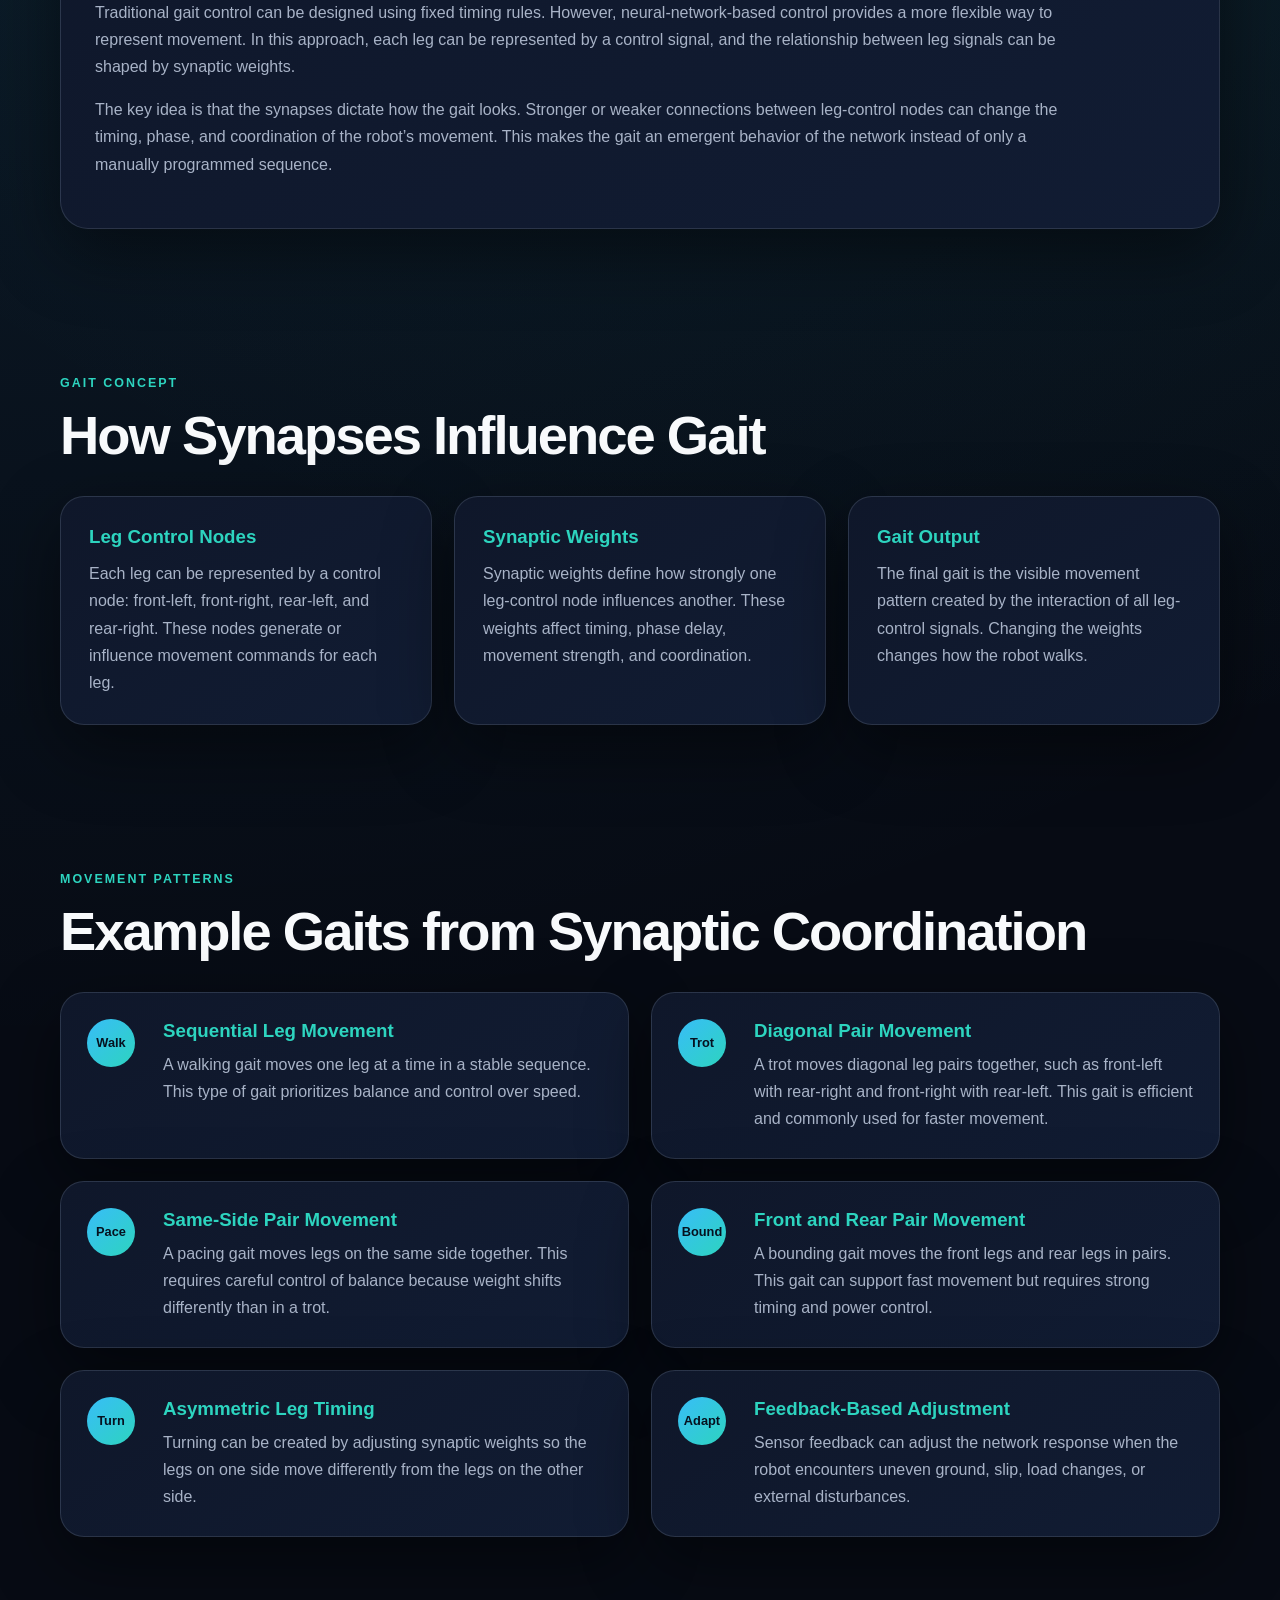
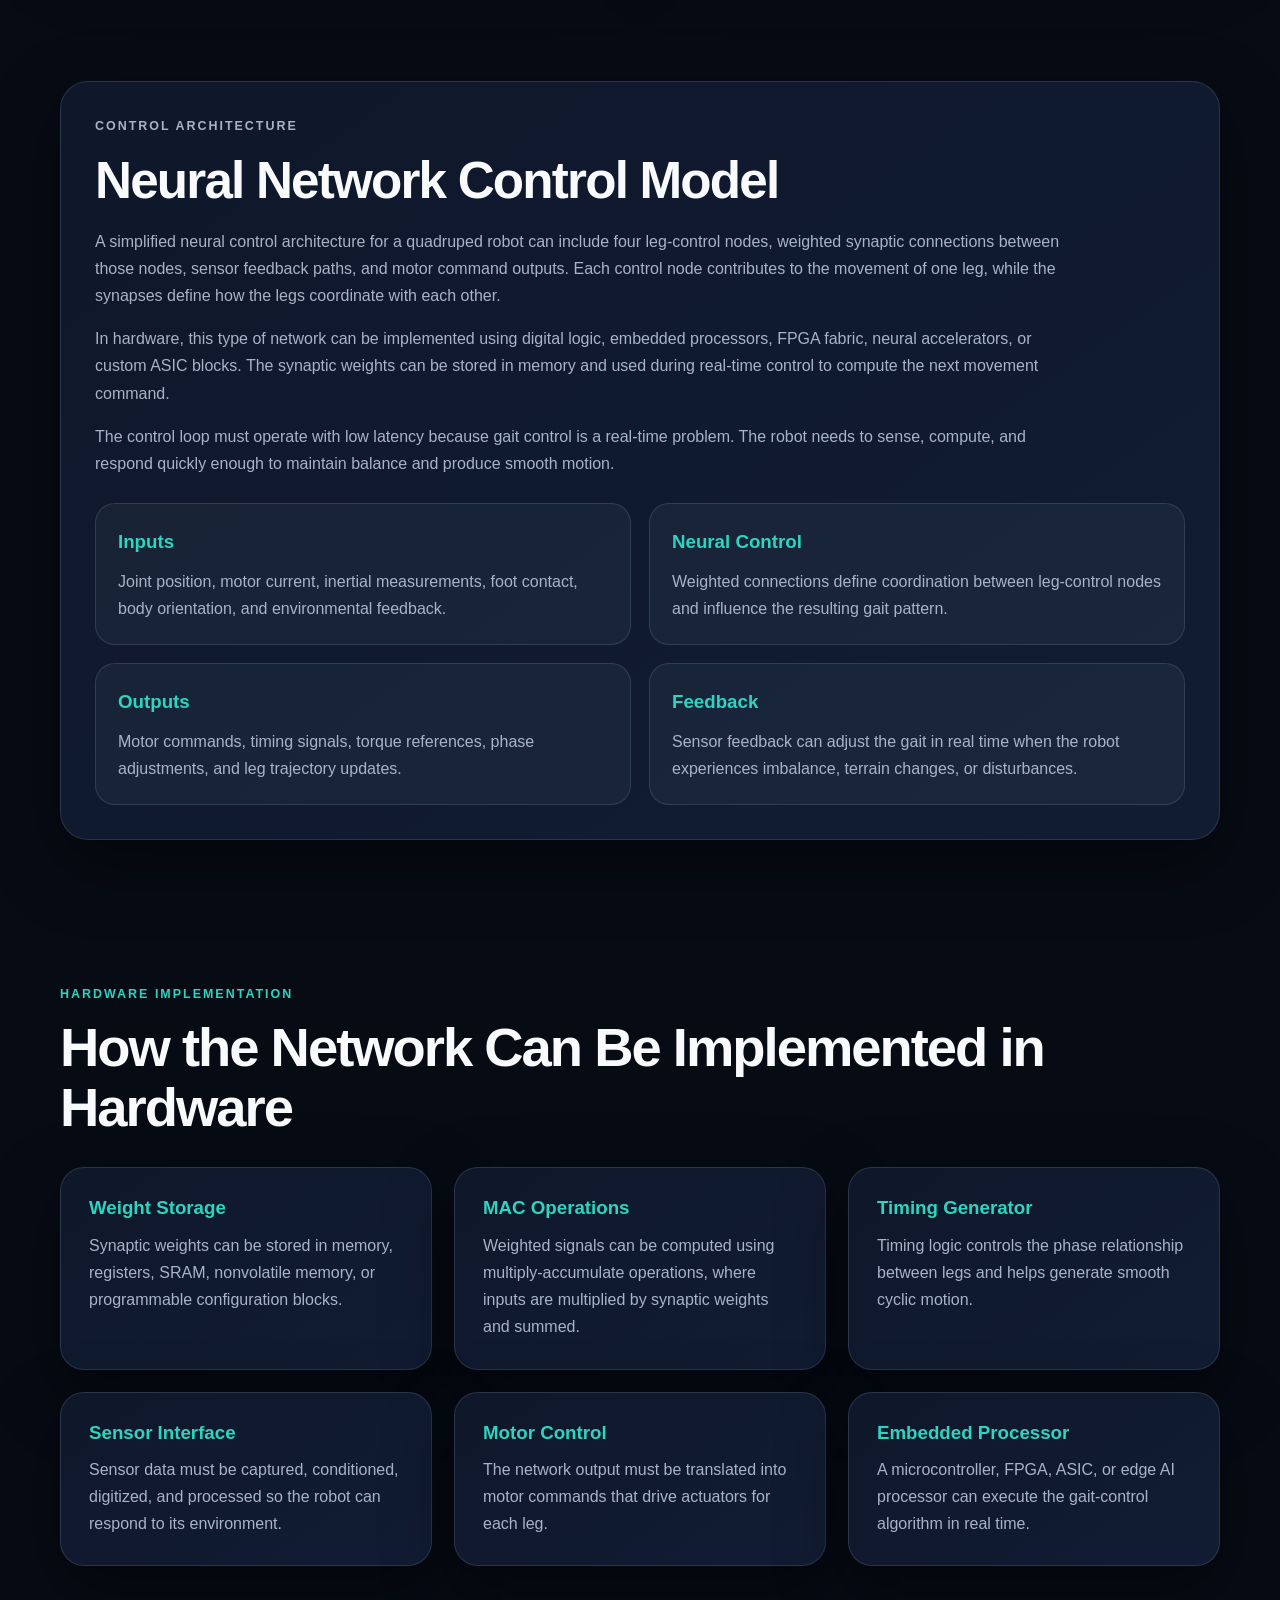
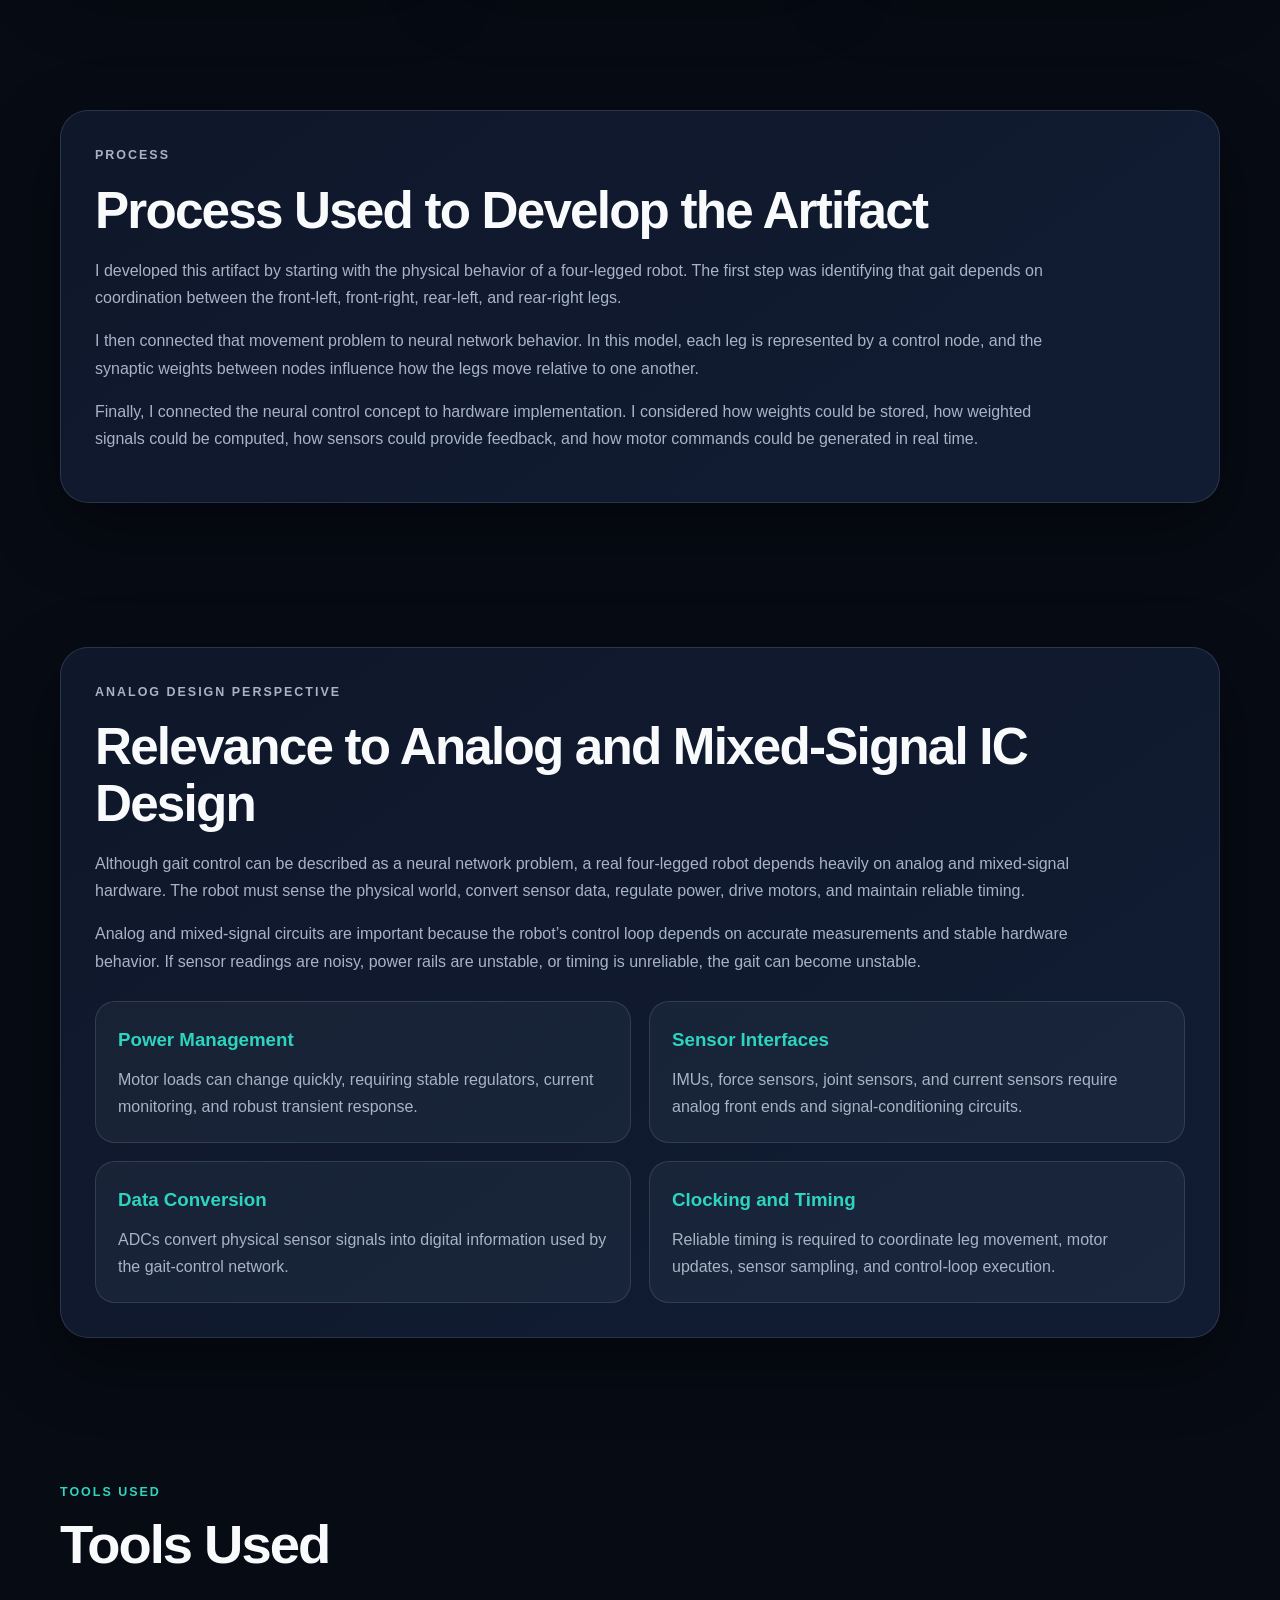
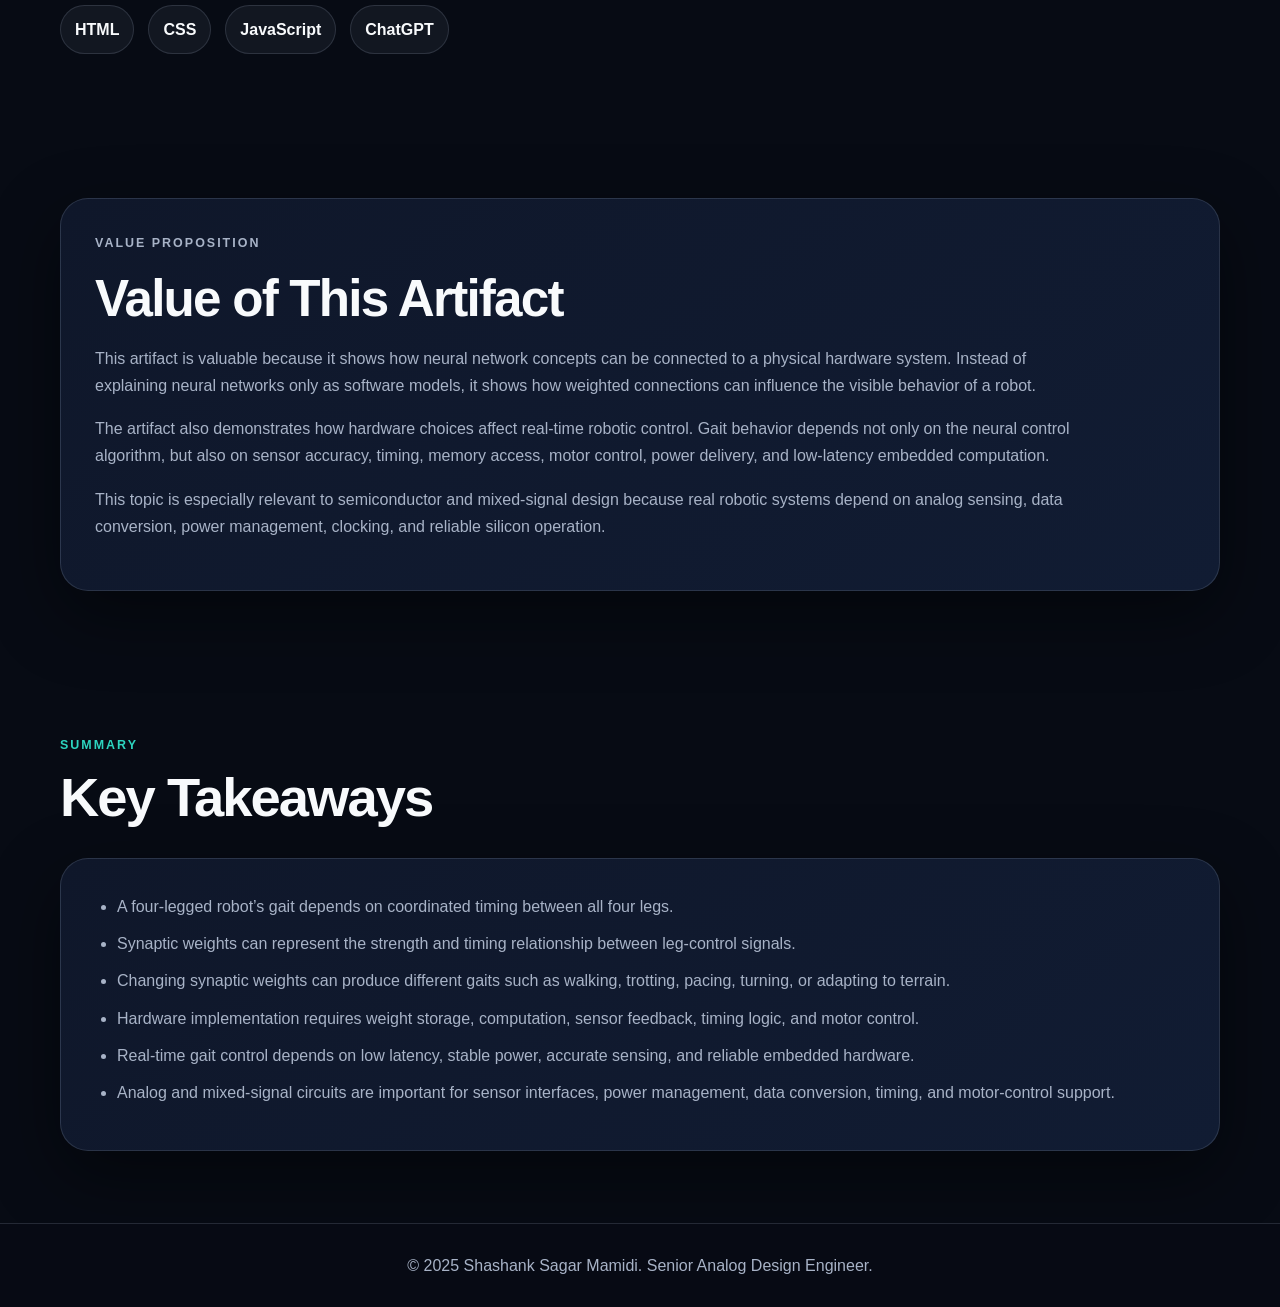
<file: hardware-neural-networks.html>
<!DOCTYPE html>
<html lang="en">
<head>
  <meta charset="UTF-8" />
  <meta name="viewport" content="width=device-width, initial-scale=1.0" />

  <title>Neural Network-Based Gait Control for a Four-Legged Robot | Shashank Sagar Mamidi</title>

  <meta
    name="description"
    content="A professional artifact exploring how synaptic weights in neural-network-inspired hardware can control gait behavior in a four-legged robot."
  />

  <link rel="stylesheet" href="style.css" />
</head>

<body>
  <header class="site-header">
    <nav class="nav-container">
      <a href="index.html" class="logo">Shashank Sagar Mamidi</a>

      <button class="menu-toggle" id="menuToggle" aria-label="Toggle navigation">
        ☰
      </button>

      <ul class="nav-links" id="navLinks">
        <li><a href="index.html#about">About</a></li>
        <li><a href="index.html#expertise">Expertise</a></li>
        <li><a href="index.html#projects">Projects</a></li>
        <li><a href="artifacts.html" class="active-link">Artifacts</a></li>
        <li><a href="index.html#tools">Tools</a></li>
        <li><a href="index.html#contact">Contact</a></li>
      </ul>
    </nav>
  </header>

  <main>

    <!-- Artifact Hero -->
    <section class="artifact-detail-hero">
      <div class="artifact-detail-inner">
        <p class="intro-label">Professional Artifact</p>

        <h1>Neural Network-Based Gait Control for a Four-Legged Robot</h1>

        <p class="page-description">
          A technical artifact exploring how synaptic weights in a neural-network-inspired control
          system can shape the movement pattern of a four-legged robot. In this model, the synapses
          influence timing, coordination, phase relationships, and gait behavior across the robot’s legs.
        </p>

        <div class="page-actions">
          <a href="artifacts.html" class="btn btn-outline">Back to Artifacts</a>
        </div>
      </div>
    </section>

    <!-- Objective -->
    <section class="section">
      <div class="artifact-overview-card">
        <p class="section-label">Objective</p>

        <h2>Purpose of the Artifact</h2>

        <p>
          The purpose of this artifact is to explain how a neural-network-inspired control system can
          influence the gait of a four-legged robot. Instead of treating the robot’s walking pattern as
          a fixed sequence, this artifact looks at gait as an output of weighted connections between
          control nodes.
        </p>

        <p>
          In this model, synapses represent the weighted relationships between leg-control signals.
          By changing those weights, the robot can shift how its legs coordinate with each other,
          producing different movement patterns such as walking, trotting, pacing, turning, or stabilizing.
        </p>

        <p>
          This artifact connects neural network concepts to real hardware implementation. It also relates
          to embedded systems, sensor feedback, motor control, timing circuits, power delivery, and
          analog/mixed-signal design considerations.
        </p>
      </div>
    </section>

    <!-- Overview -->
    <section class="section">
      <div class="artifact-overview-card">
        <p class="section-label">Overview</p>

        <h2>Four-Legged Robot Gait Control</h2>

        <p>
          A four-legged robot, also called a quadruped robot, must coordinate four legs in a stable and
          controlled way. Each leg has to move with the correct timing, direction, and force relative to
          the other legs. If the timing is incorrect, the robot may become unstable, inefficient, or unable
          to move smoothly.
        </p>

        <p>
          Traditional gait control can be designed using fixed timing rules. However, neural-network-based
          control provides a more flexible way to represent movement. In this approach, each leg can be
          represented by a control signal, and the relationship between leg signals can be shaped by
          synaptic weights.
        </p>

        <p>
          The key idea is that the synapses dictate how the gait looks. Stronger or weaker connections
          between leg-control nodes can change the timing, phase, and coordination of the robot’s movement.
          This makes the gait an emergent behavior of the network instead of only a manually programmed
          sequence.
        </p>
      </div>
    </section>

    <!-- Gait Concept -->
    <section class="section">
      <div class="section-header">
        <p class="section-label">Gait Concept</p>
        <h2>How Synapses Influence Gait</h2>
      </div>

      <div class="artifact-grid-3">

        <article class="artifact-info-card">
          <h3>Leg Control Nodes</h3>
          <p>
            Each leg can be represented by a control node: front-left, front-right, rear-left, and
            rear-right. These nodes generate or influence movement commands for each leg.
          </p>
        </article>

        <article class="artifact-info-card">
          <h3>Synaptic Weights</h3>
          <p>
            Synaptic weights define how strongly one leg-control node influences another. These weights
            affect timing, phase delay, movement strength, and coordination.
          </p>
        </article>

        <article class="artifact-info-card">
          <h3>Gait Output</h3>
          <p>
            The final gait is the visible movement pattern created by the interaction of all leg-control
            signals. Changing the weights changes how the robot walks.
          </p>
        </article>

      </div>
    </section>

    <!-- Gait Patterns -->
    <section class="section">
      <div class="section-header">
        <p class="section-label">Movement Patterns</p>
        <h2>Example Gaits from Synaptic Coordination</h2>
      </div>

      <div class="artifact-timeline">

        <article class="timeline-card year-timeline-card">
          <span>Walk</span>
          <div>
            <h3>Sequential Leg Movement</h3>
            <p>
              A walking gait moves one leg at a time in a stable sequence. This type of gait prioritizes
              balance and control over speed.
            </p>
          </div>
        </article>

        <article class="timeline-card year-timeline-card">
          <span>Trot</span>
          <div>
            <h3>Diagonal Pair Movement</h3>
            <p>
              A trot moves diagonal leg pairs together, such as front-left with rear-right and front-right
              with rear-left. This gait is efficient and commonly used for faster movement.
            </p>
          </div>
        </article>

        <article class="timeline-card year-timeline-card">
          <span>Pace</span>
          <div>
            <h3>Same-Side Pair Movement</h3>
            <p>
              A pacing gait moves legs on the same side together. This requires careful control of balance
              because weight shifts differently than in a trot.
            </p>
          </div>
        </article>

        <article class="timeline-card year-timeline-card">
          <span>Bound</span>
          <div>
            <h3>Front and Rear Pair Movement</h3>
            <p>
              A bounding gait moves the front legs and rear legs in pairs. This gait can support fast
              movement but requires strong timing and power control.
            </p>
          </div>
        </article>

        <article class="timeline-card year-timeline-card">
          <span>Turn</span>
          <div>
            <h3>Asymmetric Leg Timing</h3>
            <p>
              Turning can be created by adjusting synaptic weights so the legs on one side move differently
              from the legs on the other side.
            </p>
          </div>
        </article>

        <article class="timeline-card year-timeline-card">
          <span>Adapt</span>
          <div>
            <h3>Feedback-Based Adjustment</h3>
            <p>
              Sensor feedback can adjust the network response when the robot encounters uneven ground,
              slip, load changes, or external disturbances.
            </p>
          </div>
        </article>

      </div>
    </section>

    <!-- Architecture -->
    <section class="section">
      <div class="artifact-overview-card">
        <p class="section-label">Control Architecture</p>

        <h2>Neural Network Control Model</h2>

        <p>
          A simplified neural control architecture for a quadruped robot can include four leg-control
          nodes, weighted synaptic connections between those nodes, sensor feedback paths, and motor
          command outputs. Each control node contributes to the movement of one leg, while the synapses
          define how the legs coordinate with each other.
        </p>

        <p>
          In hardware, this type of network can be implemented using digital logic, embedded processors,
          FPGA fabric, neural accelerators, or custom ASIC blocks. The synaptic weights can be stored in
          memory and used during real-time control to compute the next movement command.
        </p>

        <p>
          The control loop must operate with low latency because gait control is a real-time problem.
          The robot needs to sense, compute, and respond quickly enough to maintain balance and produce
          smooth motion.
        </p>

        <div class="analog-points">
          <div>
            <h3>Inputs</h3>
            <p>
              Joint position, motor current, inertial measurements, foot contact, body orientation,
              and environmental feedback.
            </p>
          </div>

          <div>
            <h3>Neural Control</h3>
            <p>
              Weighted connections define coordination between leg-control nodes and influence the
              resulting gait pattern.
            </p>
          </div>

          <div>
            <h3>Outputs</h3>
            <p>
              Motor commands, timing signals, torque references, phase adjustments, and leg trajectory
              updates.
            </p>
          </div>

          <div>
            <h3>Feedback</h3>
            <p>
              Sensor feedback can adjust the gait in real time when the robot experiences imbalance,
              terrain changes, or disturbances.
            </p>
          </div>
        </div>
      </div>
    </section>

    <!-- Hardware Implementation -->
    <section class="section">
      <div class="section-header">
        <p class="section-label">Hardware Implementation</p>
        <h2>How the Network Can Be Implemented in Hardware</h2>
      </div>

      <div class="artifact-grid-3">

        <article class="artifact-info-card">
          <h3>Weight Storage</h3>
          <p>
            Synaptic weights can be stored in memory, registers, SRAM, nonvolatile memory, or programmable
            configuration blocks.
          </p>
        </article>

        <article class="artifact-info-card">
          <h3>MAC Operations</h3>
          <p>
            Weighted signals can be computed using multiply-accumulate operations, where inputs are
            multiplied by synaptic weights and summed.
          </p>
        </article>

        <article class="artifact-info-card">
          <h3>Timing Generator</h3>
          <p>
            Timing logic controls the phase relationship between legs and helps generate smooth cyclic
            motion.
          </p>
        </article>

        <article class="artifact-info-card">
          <h3>Sensor Interface</h3>
          <p>
            Sensor data must be captured, conditioned, digitized, and processed so the robot can respond
            to its environment.
          </p>
        </article>

        <article class="artifact-info-card">
          <h3>Motor Control</h3>
          <p>
            The network output must be translated into motor commands that drive actuators for each leg.
          </p>
        </article>

        <article class="artifact-info-card">
          <h3>Embedded Processor</h3>
          <p>
            A microcontroller, FPGA, ASIC, or edge AI processor can execute the gait-control algorithm
            in real time.
          </p>
        </article>

      </div>
    </section>

    <!-- Process -->
    <section class="section">
      <div class="artifact-overview-card">
        <p class="section-label">Process</p>

        <h2>Process Used to Develop the Artifact</h2>

        <p>
          I developed this artifact by starting with the physical behavior of a four-legged robot. The
          first step was identifying that gait depends on coordination between the front-left, front-right,
          rear-left, and rear-right legs.
        </p>

        <p>
          I then connected that movement problem to neural network behavior. In this model, each leg is
          represented by a control node, and the synaptic weights between nodes influence how the legs
          move relative to one another.
        </p>

        <p>
          Finally, I connected the neural control concept to hardware implementation. I considered how
          weights could be stored, how weighted signals could be computed, how sensors could provide
          feedback, and how motor commands could be generated in real time.
        </p>
      </div>
    </section>

    <!-- Analog and Mixed-Signal Perspective -->
    <section class="section">
      <div class="artifact-overview-card">
        <p class="section-label">Analog Design Perspective</p>

        <h2>Relevance to Analog and Mixed-Signal IC Design</h2>

        <p>
          Although gait control can be described as a neural network problem, a real four-legged robot
          depends heavily on analog and mixed-signal hardware. The robot must sense the physical world,
          convert sensor data, regulate power, drive motors, and maintain reliable timing.
        </p>

        <p>
          Analog and mixed-signal circuits are important because the robot’s control loop depends on
          accurate measurements and stable hardware behavior. If sensor readings are noisy, power rails
          are unstable, or timing is unreliable, the gait can become unstable.
        </p>

        <div class="analog-points">
          <div>
            <h3>Power Management</h3>
            <p>
              Motor loads can change quickly, requiring stable regulators, current monitoring, and robust
              transient response.
            </p>
          </div>

          <div>
            <h3>Sensor Interfaces</h3>
            <p>
              IMUs, force sensors, joint sensors, and current sensors require analog front ends and
              signal-conditioning circuits.
            </p>
          </div>

          <div>
            <h3>Data Conversion</h3>
            <p>
              ADCs convert physical sensor signals into digital information used by the gait-control
              network.
            </p>
          </div>

          <div>
            <h3>Clocking and Timing</h3>
            <p>
              Reliable timing is required to coordinate leg movement, motor updates, sensor sampling,
              and control-loop execution.
            </p>
          </div>
        </div>
      </div>
    </section>

    <!-- Tools Used -->
    <section class="section">
      <div class="section-header">
        <p class="section-label">Tools Used</p>
        <h2>Tools Used</h2>
      </div>

      <div class="simple-tools-list">
        <span>HTML</span>
        <span>CSS</span>
        <span>JavaScript</span>
        <span>ChatGPT</span>
      </div>
    </section>

    <!-- Value Proposition -->
    <section class="section">
      <div class="artifact-overview-card">
        <p class="section-label">Value Proposition</p>

        <h2>Value of This Artifact</h2>

        <p>
          This artifact is valuable because it shows how neural network concepts can be connected to a
          physical hardware system. Instead of explaining neural networks only as software models, it
          shows how weighted connections can influence the visible behavior of a robot.
        </p>

        <p>
          The artifact also demonstrates how hardware choices affect real-time robotic control. Gait
          behavior depends not only on the neural control algorithm, but also on sensor accuracy, timing,
          memory access, motor control, power delivery, and low-latency embedded computation.
        </p>

        <p>
          This topic is especially relevant to semiconductor and mixed-signal design because real robotic
          systems depend on analog sensing, data conversion, power management, clocking, and reliable
          silicon operation.
        </p>
      </div>
    </section>

    <!-- Key Takeaways -->
    <section class="section">
      <div class="section-header">
        <p class="section-label">Summary</p>
        <h2>Key Takeaways</h2>
      </div>

      <div class="takeaways-card">
        <ul>
          <li>
            A four-legged robot’s gait depends on coordinated timing between all four legs.
          </li>

          <li>
            Synaptic weights can represent the strength and timing relationship between leg-control
            signals.
          </li>

          <li>
            Changing synaptic weights can produce different gaits such as walking, trotting, pacing,
            turning, or adapting to terrain.
          </li>

          <li>
            Hardware implementation requires weight storage, computation, sensor feedback, timing logic,
            and motor control.
          </li>

          <li>
            Real-time gait control depends on low latency, stable power, accurate sensing, and reliable
            embedded hardware.
          </li>

          <li>
            Analog and mixed-signal circuits are important for sensor interfaces, power management,
            data conversion, timing, and motor-control support.
          </li>
        </ul>
      </div>
    </section>

  </main>

  <footer>
    <p>© 2025 Shashank Sagar Mamidi. Senior Analog Design Engineer.</p>
  </footer>

  <script src="script.js"></script>
</body>
</html>
</file>
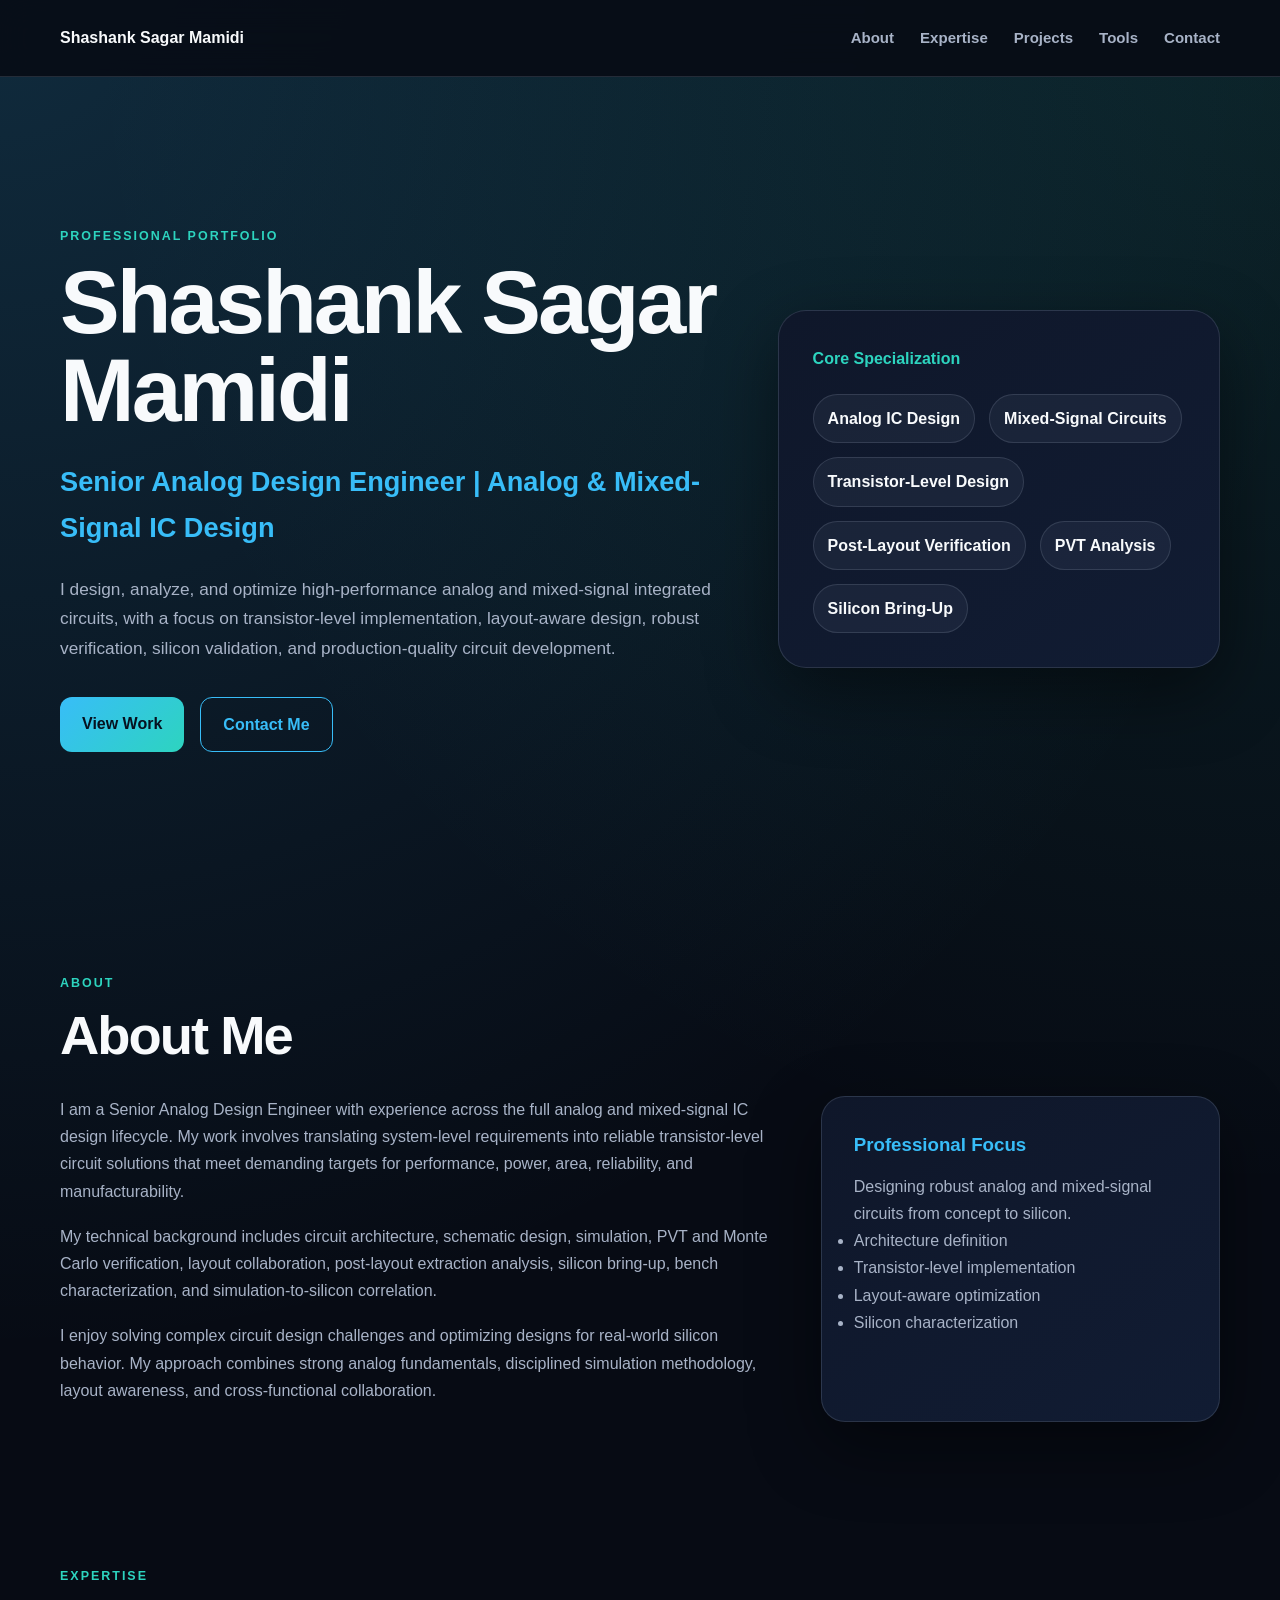
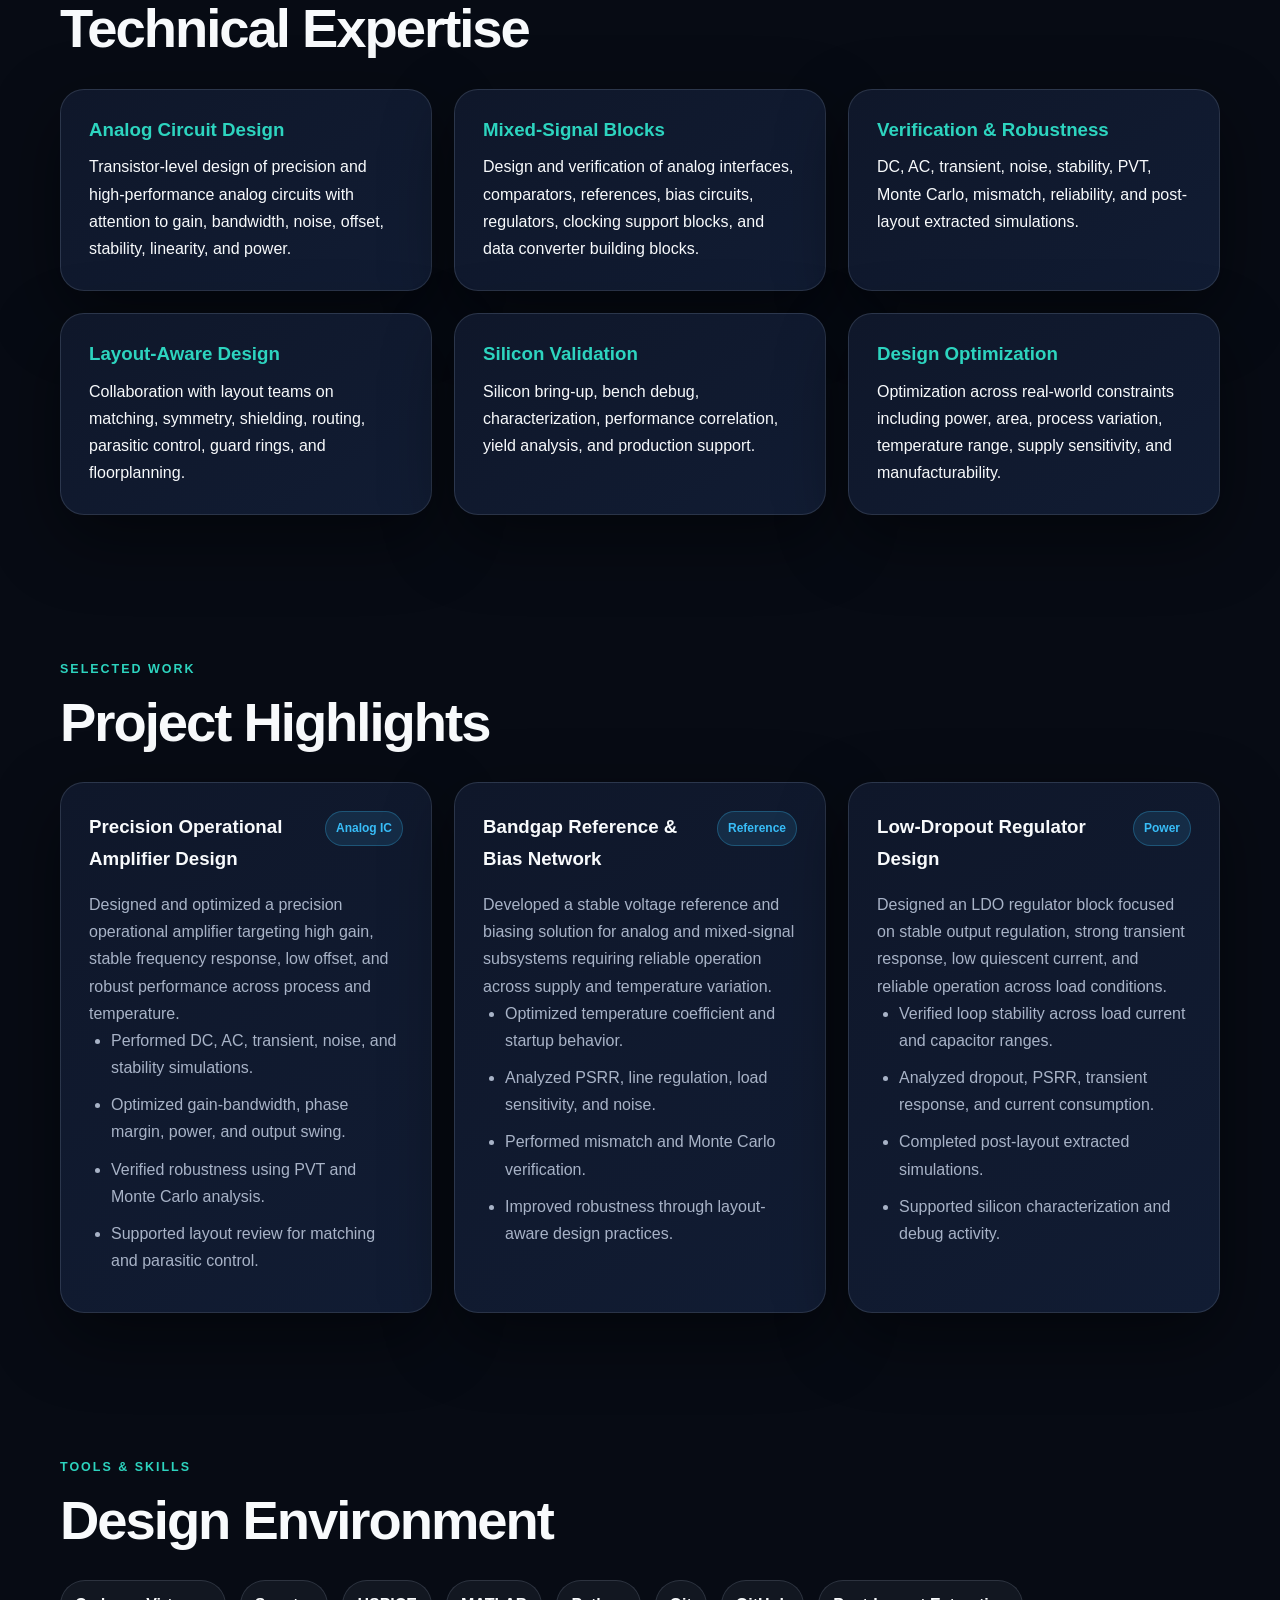
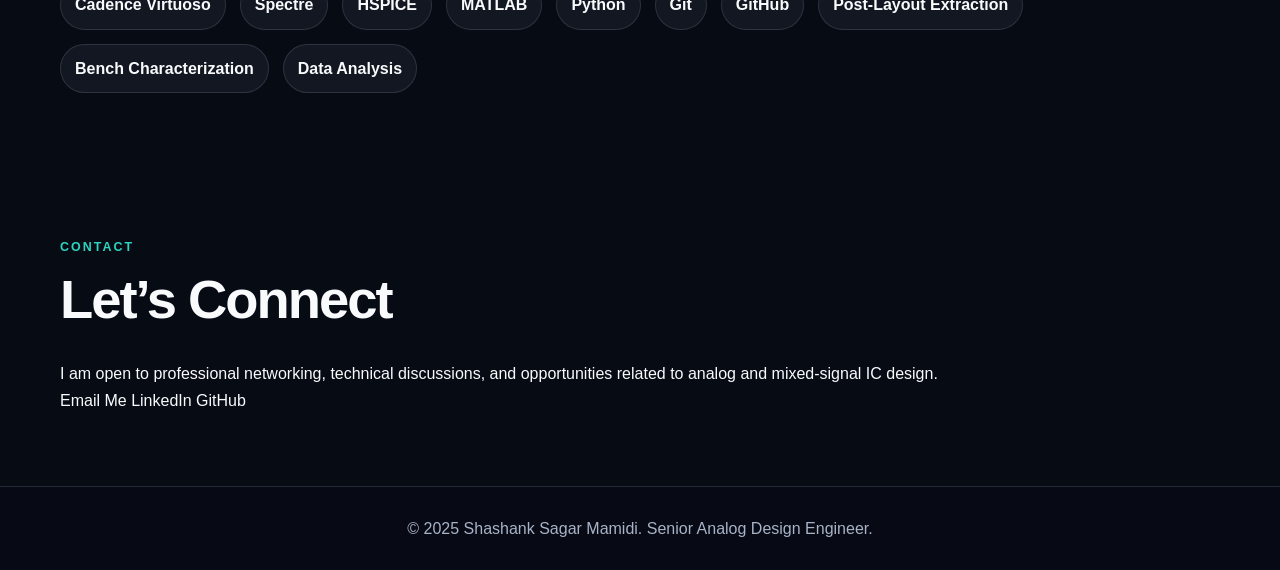
<file: index.html.html>
<!DOCTYPE html>
<html lang="en">
<head>
  <meta charset="UTF-8" />
  <meta name="viewport" content="width=device-width, initial-scale=1.0" />

  <title>Shashank Sagar Mamidi | Senior Analog Design Engineer</title>

  <meta 
    name="description" 
    content="Portfolio of Shashank Sagar Mamidi, Senior Analog Design Engineer specializing in analog and mixed-signal IC design."
  />

  <link rel="stylesheet" href="style.css" />
</head>

<body>

  <header class="site-header">
    <nav class="nav-container">
      <a href="#" class="logo">Shashank Sagar Mamidi</a>

      <button class="menu-toggle" id="menuToggle" aria-label="Toggle navigation">
        ☰
      </button>

      <ul class="nav-links" id="navLinks">
        <li><a href="#about">About</a></li>
        <li><a href="#expertise">Expertise</a></li>
        <li><a href="#projects">Projects</a></li>
        <li><a href="#tools">Tools</a></li>
        <li><a href="#contact">Contact</a></li>
      </ul>
    </nav>
  </header>

  <main>

    <!-- Hero -->
    <section class="hero">
      <div class="hero-content">
        <p class="intro-label">Professional Portfolio</p>

        <h1>Shashank Sagar Mamidi</h1>

        <h2>Senior Analog Design Engineer | Analog & Mixed-Signal IC Design</h2>

        <p class="hero-description">
          I design, analyze, and optimize high-performance analog and mixed-signal integrated circuits,
          with a focus on transistor-level implementation, layout-aware design, robust verification,
          silicon validation, and production-quality circuit development.
        </p>

        <div class="hero-actions">
          <a href="#projects" class="btn btn-primary">View Work</a>
          <a href="#contact" class="btn btn-outline">Contact Me</a>
        </div>
      </div>

      <div class="hero-panel">
        <p class="panel-title">Core Specialization</p>

        <div class="chip-grid">
          <span>Analog IC Design</span>
          <span>Mixed-Signal Circuits</span>
          <span>Transistor-Level Design</span>
          <span>Post-Layout Verification</span>
          <span>PVT Analysis</span>
          <span>Silicon Bring-Up</span>
        </div>
      </div>
    </section>

    <!-- About -->
    <section id="about" class="section">
      <div class="section-header">
        <p class="section-label">About</p>
        <h2>About Me</h2>
      </div>

      <div class="about-layout">
        <div class="about-text">
          <p>
            I am a Senior Analog Design Engineer with experience across the full analog and mixed-signal
            IC design lifecycle. My work involves translating system-level requirements into reliable
            transistor-level circuit solutions that meet demanding targets for performance, power,
            area, reliability, and manufacturability.
          </p>

          <p>
            My technical background includes circuit architecture, schematic design, simulation,
            PVT and Monte Carlo verification, layout collaboration, post-layout extraction analysis,
            silicon bring-up, bench characterization, and simulation-to-silicon correlation.
          </p>

          <p>
            I enjoy solving complex circuit design challenges and optimizing designs for real-world
            silicon behavior. My approach combines strong analog fundamentals, disciplined simulation
            methodology, layout awareness, and cross-functional collaboration.
          </p>
        </div>

        <div class="summary-card">
          <h3>Professional Focus</h3>
          <p>
            Designing robust analog and mixed-signal circuits from concept to silicon.
          </p>

          <ul>
            <li>Architecture definition</li>
            <li>Transistor-level implementation</li>
            <li>Layout-aware optimization</li>
            <li>Silicon characterization</li>
          </ul>
        </div>
      </div>
    </section>

    <!-- Expertise -->
    <section id="expertise" class="section">
      <div class="section-header">
        <p class="section-label">Expertise</p>
        <h2>Technical Expertise</h2>
      </div>

      <div class="expertise-grid">

        <div class="expertise-card">
          <h3>Analog Circuit Design</h3>
          <p>
            Transistor-level design of precision and high-performance analog circuits with attention
            to gain, bandwidth, noise, offset, stability, linearity, and power.
          </p>
        </div>

        <div class="expertise-card">
          <h3>Mixed-Signal Blocks</h3>
          <p>
            Design and verification of analog interfaces, comparators, references, bias circuits,
            regulators, clocking support blocks, and data converter building blocks.
          </p>
        </div>

        <div class="expertise-card">
          <h3>Verification & Robustness</h3>
          <p>
            DC, AC, transient, noise, stability, PVT, Monte Carlo, mismatch, reliability,
            and post-layout extracted simulations.
          </p>
        </div>

        <div class="expertise-card">
          <h3>Layout-Aware Design</h3>
          <p>
            Collaboration with layout teams on matching, symmetry, shielding, routing, parasitic
            control, guard rings, and floorplanning.
          </p>
        </div>

        <div class="expertise-card">
          <h3>Silicon Validation</h3>
          <p>
            Silicon bring-up, bench debug, characterization, performance correlation, yield analysis,
            and production support.
          </p>
        </div>

        <div class="expertise-card">
          <h3>Design Optimization</h3>
          <p>
            Optimization across real-world constraints including power, area, process variation,
            temperature range, supply sensitivity, and manufacturability.
          </p>
        </div>

      </div>
    </section>

    <!-- Projects -->
    <section id="projects" class="section">
      <div class="section-header">
        <p class="section-label">Selected Work</p>
        <h2>Project Highlights</h2>
      </div>

      <div class="projects-grid">

        <article class="project-card">
          <div class="project-top">
            <h3>Precision Operational Amplifier Design</h3>
            <span>Analog IC</span>
          </div>

          <p>
            Designed and optimized a precision operational amplifier targeting high gain, stable
            frequency response, low offset, and robust performance across process and temperature.
          </p>

          <ul>
            <li>Performed DC, AC, transient, noise, and stability simulations.</li>
            <li>Optimized gain-bandwidth, phase margin, power, and output swing.</li>
            <li>Verified robustness using PVT and Monte Carlo analysis.</li>
            <li>Supported layout review for matching and parasitic control.</li>
          </ul>
        </article>

        <article class="project-card">
          <div class="project-top">
            <h3>Bandgap Reference & Bias Network</h3>
            <span>Reference</span>
          </div>

          <p>
            Developed a stable voltage reference and biasing solution for analog and mixed-signal
            subsystems requiring reliable operation across supply and temperature variation.
          </p>

          <ul>
            <li>Optimized temperature coefficient and startup behavior.</li>
            <li>Analyzed PSRR, line regulation, load sensitivity, and noise.</li>
            <li>Performed mismatch and Monte Carlo verification.</li>
            <li>Improved robustness through layout-aware design practices.</li>
          </ul>
        </article>

        <article class="project-card">
          <div class="project-top">
            <h3>Low-Dropout Regulator Design</h3>
            <span>Power</span>
          </div>

          <p>
            Designed an LDO regulator block focused on stable output regulation, strong transient
            response, low quiescent current, and reliable operation across load conditions.
          </p>

          <ul>
            <li>Verified loop stability across load current and capacitor ranges.</li>
            <li>Analyzed dropout, PSRR, transient response, and current consumption.</li>
            <li>Completed post-layout extracted simulations.</li>
            <li>Supported silicon characterization and debug activity.</li>
          </ul>
        </article>

      </div>
    </section>

    <!-- Tools -->
    <section id="tools" class="section">
      <div class="section-header">
        <p class="section-label">Tools & Skills</p>
        <h2>Design Environment</h2>
      </div>

      <div class="tools-wrapper">
        <span>Cadence Virtuoso</span>
        <span>Spectre</span>
        <span>HSPICE</span>
        <span>MATLAB</span>
        <span>Python</span>
        <span>Git</span>
        <span>GitHub</span>
        <span>Post-Layout Extraction</span>
        <span>Bench Characterization</span>
        <span>Data Analysis</span>
      </div>
    </section>

    <!-- Contact -->
    <section id="contact" class="section contact-section">
      <div class="section-header">
        <p class="section-label">Contact</p>
        <h2>Let’s Connect</h2>
      </div>

      <p>
        I am open to professional networking, technical discussions, and opportunities related to
        analog and mixed-signal IC design.
      </p>

      <div class="contact-buttons">
        <a href="mailto:your.email@example.com">Email Me</a>
        <a href="https://www.linkedin.com/in/your-linkedin" target="_blank">LinkedIn</a>
        <a href="https://github.com/your-github" target="_blank">GitHub</a>
      </div>
    </section>

  </main>

  <footer>
    <p>© 2025 Shashank Sagar Mamidi. Senior Analog Design Engineer.</p>
  </footer>

  <script src="script.js"></script>
</body>
</html>
</file>
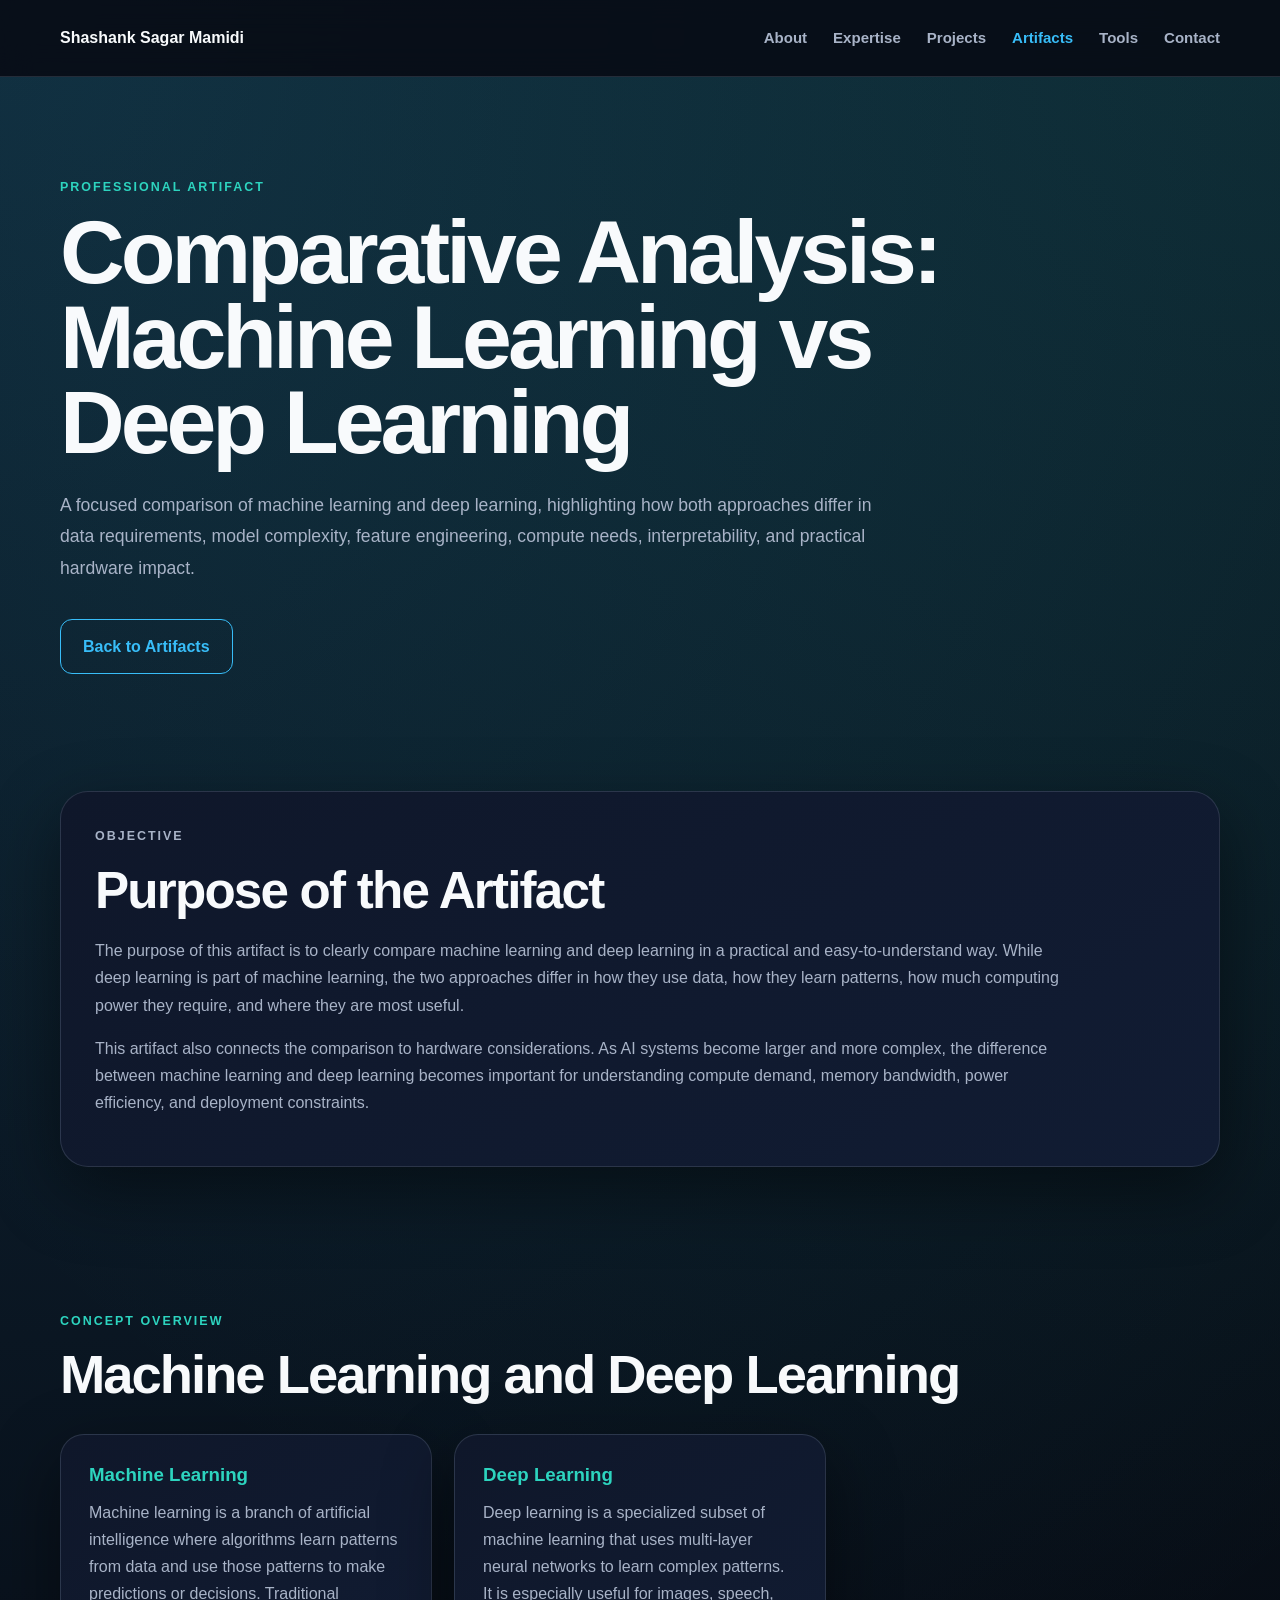
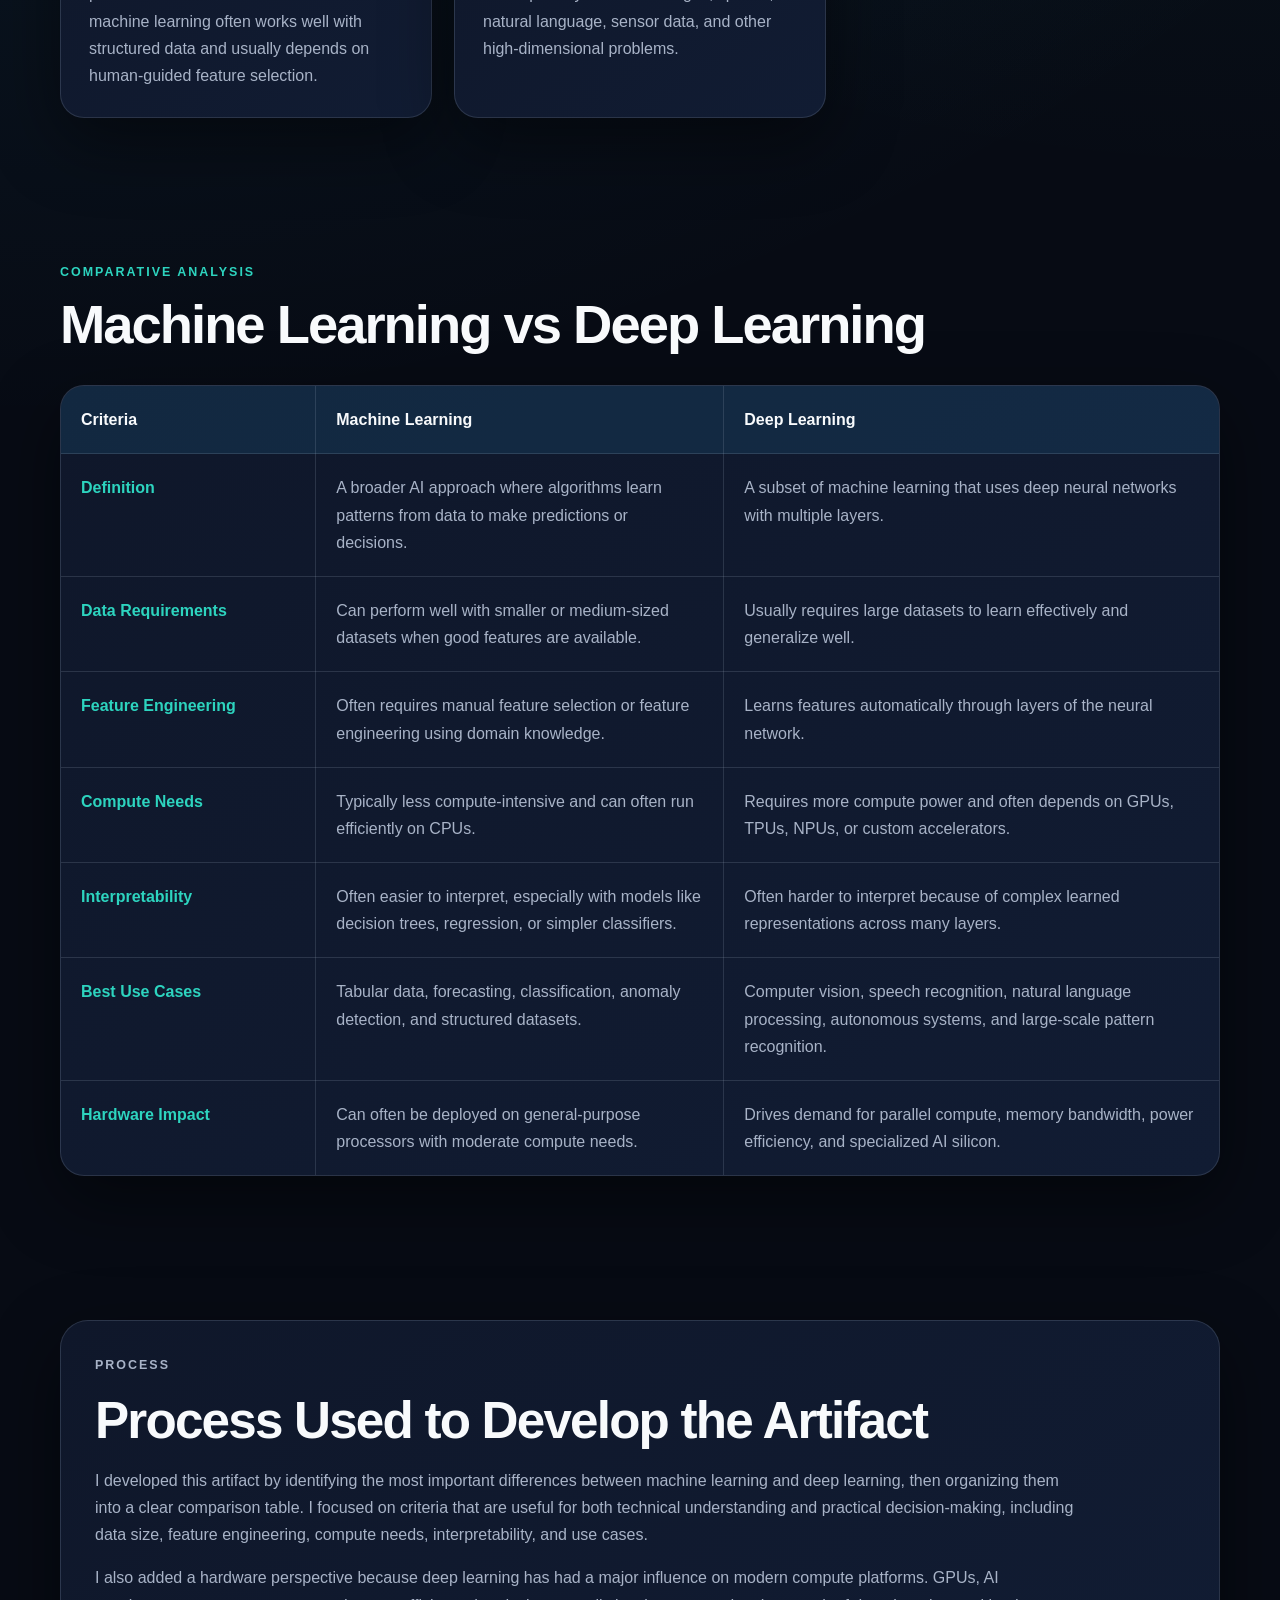
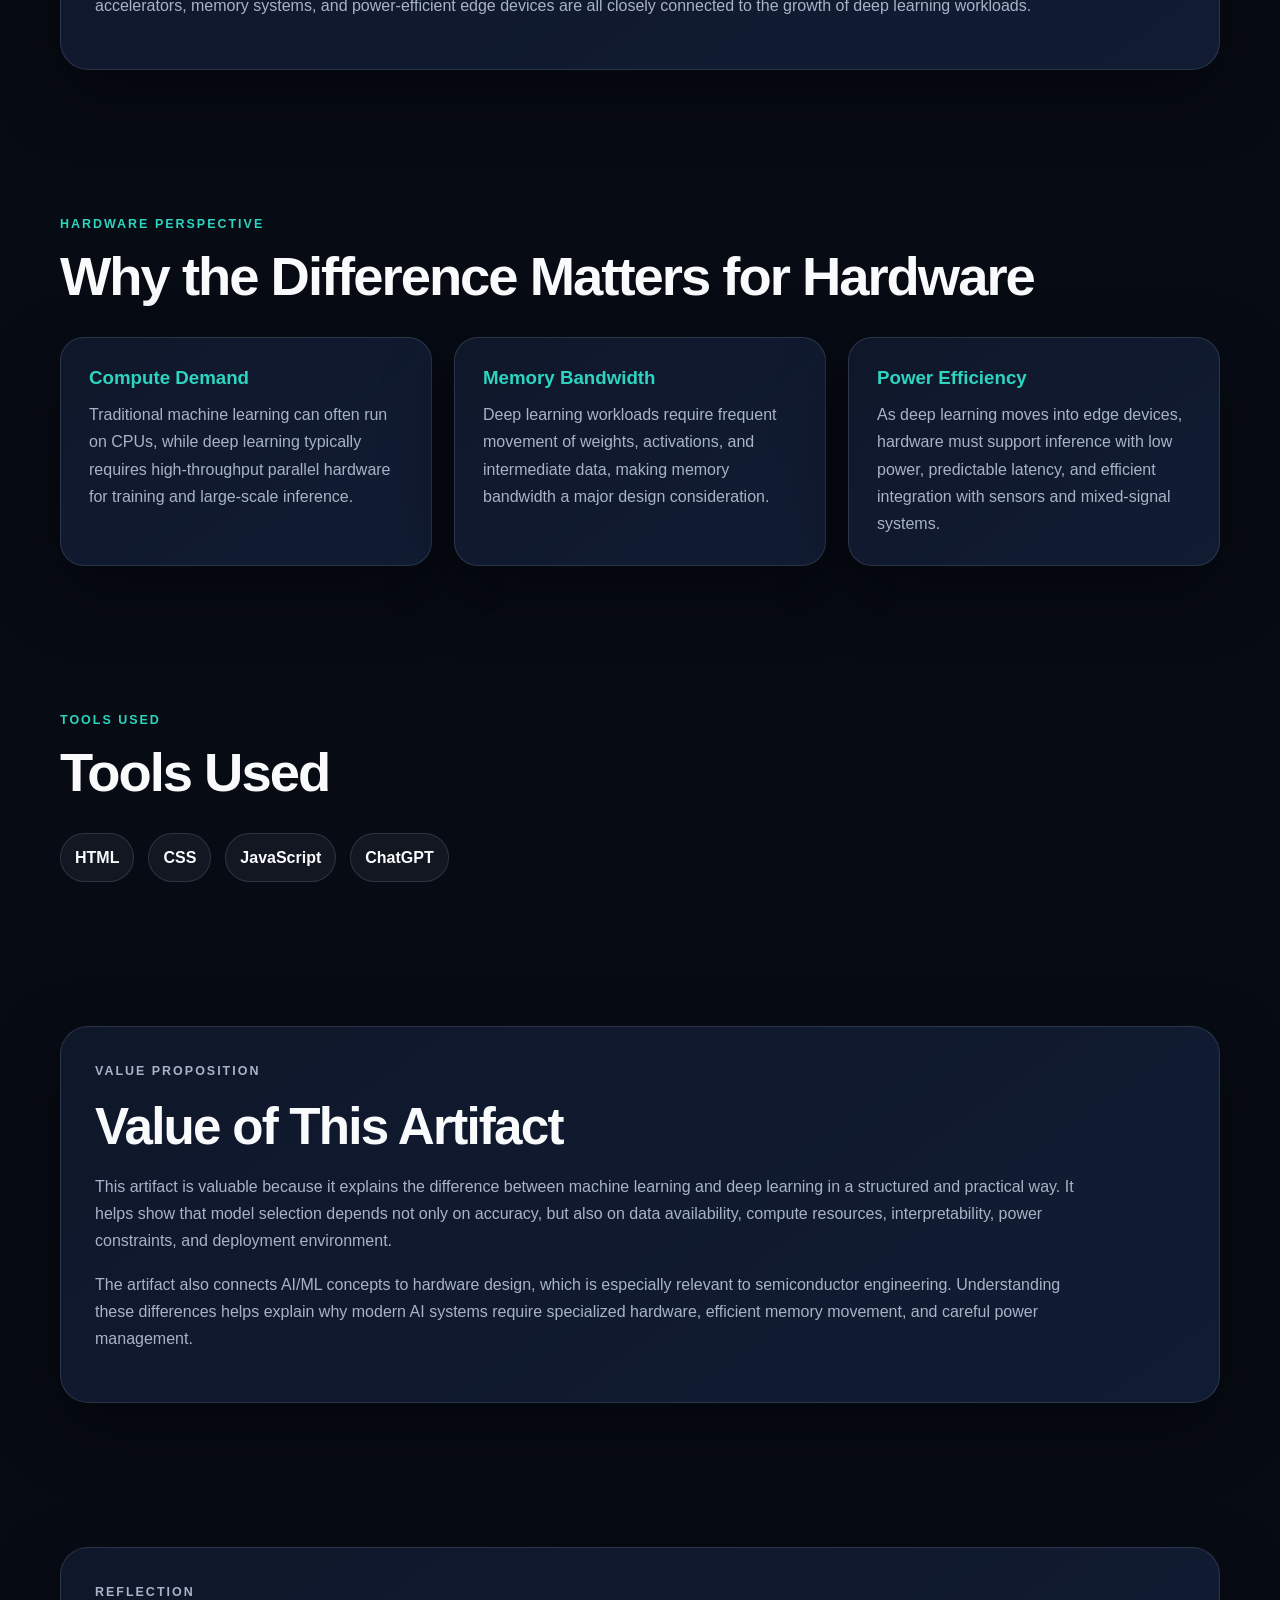
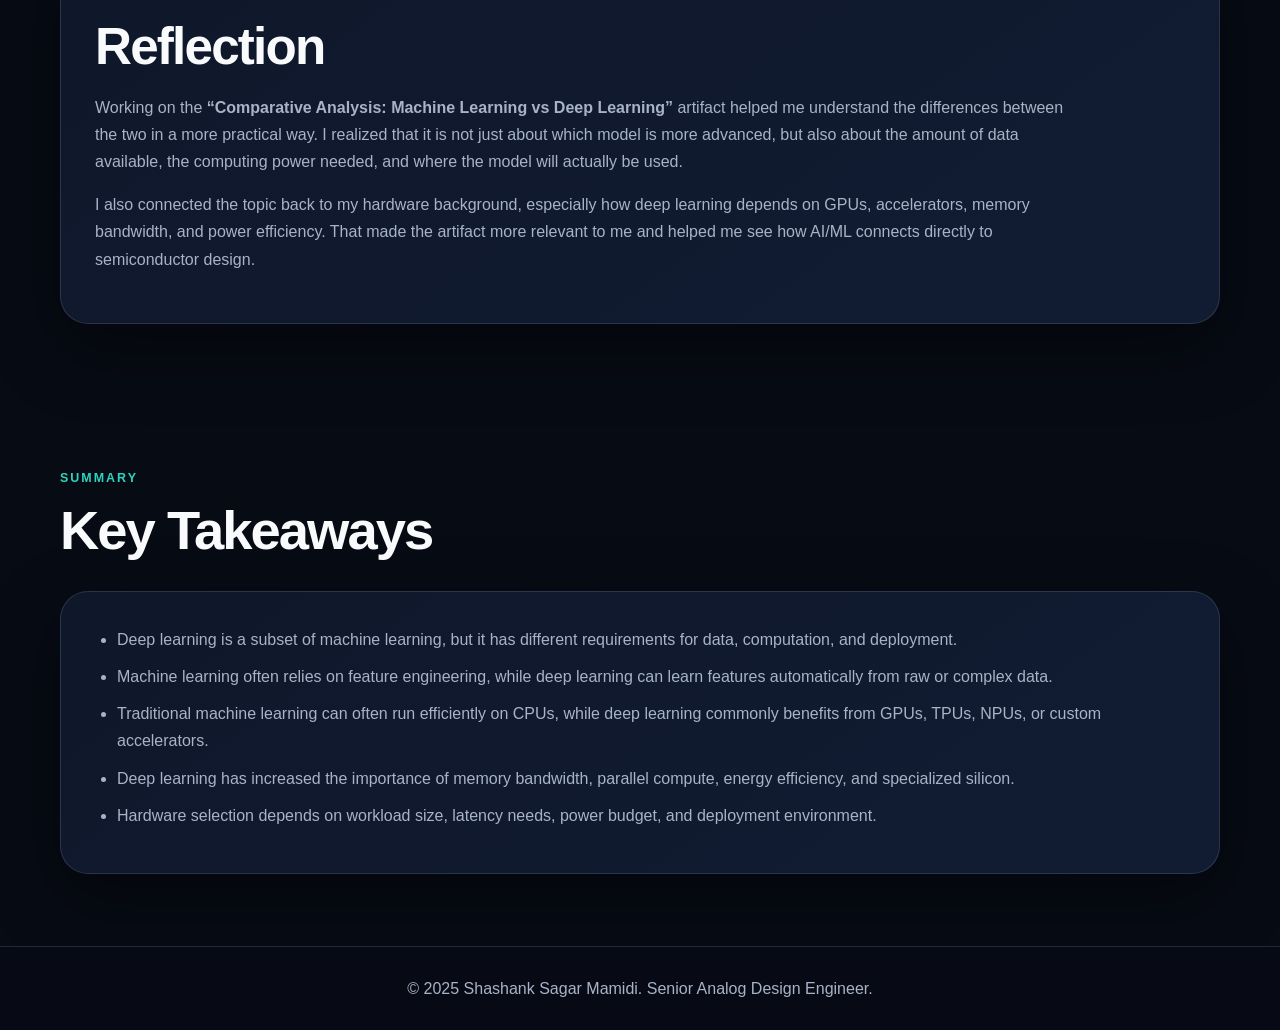
<file: ml-vs-dl.html>
<!DOCTYPE html>
<html lang="en">
<head>
  <meta charset="UTF-8" />
  <meta name="viewport" content="width=device-width, initial-scale=1.0" />

  <title>Comparative Analysis: Machine Learning vs Deep Learning | Shashank Sagar Mamidi</title>

  <meta
    name="description"
    content="A professional artifact comparing machine learning and deep learning across concepts, data requirements, compute needs, and hardware considerations."
  />

  <link rel="stylesheet" href="style.css" />
</head>

<body>
  <header class="site-header">
    <nav class="nav-container">
      <a href="index.html" class="logo">Shashank Sagar Mamidi</a>

      <button class="menu-toggle" id="menuToggle" aria-label="Toggle navigation">
        ☰
      </button>

      <ul class="nav-links" id="navLinks">
        <li><a href="index.html#about">About</a></li>
        <li><a href="index.html#expertise">Expertise</a></li>
        <li><a href="index.html#projects">Projects</a></li>
        <li><a href="artifacts.html" class="active-link">Artifacts</a></li>
        <li><a href="index.html#tools">Tools</a></li>
        <li><a href="index.html#contact">Contact</a></li>
      </ul>
    </nav>
  </header>

  <main>

    <!-- Artifact Hero -->
    <section class="artifact-detail-hero">
      <div class="artifact-detail-inner">
        <p class="intro-label">Professional Artifact</p>

        <h1>Comparative Analysis: Machine Learning vs Deep Learning</h1>

        <p class="page-description">
          A focused comparison of machine learning and deep learning, highlighting how both approaches
          differ in data requirements, model complexity, feature engineering, compute needs,
          interpretability, and practical hardware impact.
        </p>

        <div class="page-actions">
          <a href="artifacts.html" class="btn btn-outline">Back to Artifacts</a>
        </div>
      </div>
    </section>

    <!-- Objective -->
    <section class="section">
      <div class="artifact-overview-card">
        <p class="section-label">Objective</p>

        <h2>Purpose of the Artifact</h2>

        <p>
          The purpose of this artifact is to clearly compare machine learning and deep learning in a
          practical and easy-to-understand way. While deep learning is part of machine learning, the two
          approaches differ in how they use data, how they learn patterns, how much computing power they
          require, and where they are most useful.
        </p>

        <p>
          This artifact also connects the comparison to hardware considerations. As AI systems become
          larger and more complex, the difference between machine learning and deep learning becomes
          important for understanding compute demand, memory bandwidth, power efficiency, and deployment
          constraints.
        </p>
      </div>
    </section>

    <!-- Concept Overview -->
    <section class="section">
      <div class="section-header">
        <p class="section-label">Concept Overview</p>
        <h2>Machine Learning and Deep Learning</h2>
      </div>

      <div class="artifact-grid-3 two-column-grid">

        <article class="artifact-info-card">
          <h3>Machine Learning</h3>
          <p>
            Machine learning is a branch of artificial intelligence where algorithms learn patterns
            from data and use those patterns to make predictions or decisions. Traditional machine
            learning often works well with structured data and usually depends on human-guided feature
            selection.
          </p>
        </article>

        <article class="artifact-info-card">
          <h3>Deep Learning</h3>
          <p>
            Deep learning is a specialized subset of machine learning that uses multi-layer neural
            networks to learn complex patterns. It is especially useful for images, speech, natural
            language, sensor data, and other high-dimensional problems.
          </p>
        </article>

      </div>
    </section>

    <!-- Comparison Table -->
    <section class="section">
      <div class="section-header">
        <p class="section-label">Comparative Analysis</p>
        <h2>Machine Learning vs Deep Learning</h2>
      </div>

      <div class="comparison-table-wrapper">
        <table class="comparison-table">
          <thead>
            <tr>
              <th>Criteria</th>
              <th>Machine Learning</th>
              <th>Deep Learning</th>
            </tr>
          </thead>

          <tbody>
            <tr>
              <td>Definition</td>
              <td>
                A broader AI approach where algorithms learn patterns from data to make predictions
                or decisions.
              </td>
              <td>
                A subset of machine learning that uses deep neural networks with multiple layers.
              </td>
            </tr>

            <tr>
              <td>Data Requirements</td>
              <td>
                Can perform well with smaller or medium-sized datasets when good features are available.
              </td>
              <td>
                Usually requires large datasets to learn effectively and generalize well.
              </td>
            </tr>

            <tr>
              <td>Feature Engineering</td>
              <td>
                Often requires manual feature selection or feature engineering using domain knowledge.
              </td>
              <td>
                Learns features automatically through layers of the neural network.
              </td>
            </tr>

            <tr>
              <td>Compute Needs</td>
              <td>
                Typically less compute-intensive and can often run efficiently on CPUs.
              </td>
              <td>
                Requires more compute power and often depends on GPUs, TPUs, NPUs, or custom accelerators.
              </td>
            </tr>

            <tr>
              <td>Interpretability</td>
              <td>
                Often easier to interpret, especially with models like decision trees, regression,
                or simpler classifiers.
              </td>
              <td>
                Often harder to interpret because of complex learned representations across many layers.
              </td>
            </tr>

            <tr>
              <td>Best Use Cases</td>
              <td>
                Tabular data, forecasting, classification, anomaly detection, and structured datasets.
              </td>
              <td>
                Computer vision, speech recognition, natural language processing, autonomous systems,
                and large-scale pattern recognition.
              </td>
            </tr>

            <tr>
              <td>Hardware Impact</td>
              <td>
                Can often be deployed on general-purpose processors with moderate compute needs.
              </td>
              <td>
                Drives demand for parallel compute, memory bandwidth, power efficiency, and specialized AI silicon.
              </td>
            </tr>
          </tbody>
        </table>
      </div>
    </section>

    <!-- Process -->
    <section class="section">
      <div class="artifact-overview-card">
        <p class="section-label">Process</p>

        <h2>Process Used to Develop the Artifact</h2>

        <p>
          I developed this artifact by identifying the most important differences between machine
          learning and deep learning, then organizing them into a clear comparison table. I focused on
          criteria that are useful for both technical understanding and practical decision-making,
          including data size, feature engineering, compute needs, interpretability, and use cases.
        </p>

        <p>
          I also added a hardware perspective because deep learning has had a major influence on modern
          compute platforms. GPUs, AI accelerators, memory systems, and power-efficient edge devices
          are all closely connected to the growth of deep learning workloads.
        </p>
      </div>
    </section>

    <!-- Hardware Perspective -->
    <section class="section">
      <div class="section-header">
        <p class="section-label">Hardware Perspective</p>
        <h2>Why the Difference Matters for Hardware</h2>
      </div>

      <div class="artifact-grid-3">

        <article class="artifact-info-card">
          <h3>Compute Demand</h3>
          <p>
            Traditional machine learning can often run on CPUs, while deep learning typically requires
            high-throughput parallel hardware for training and large-scale inference.
          </p>
        </article>

        <article class="artifact-info-card">
          <h3>Memory Bandwidth</h3>
          <p>
            Deep learning workloads require frequent movement of weights, activations, and intermediate
            data, making memory bandwidth a major design consideration.
          </p>
        </article>

        <article class="artifact-info-card">
          <h3>Power Efficiency</h3>
          <p>
            As deep learning moves into edge devices, hardware must support inference with low power,
            predictable latency, and efficient integration with sensors and mixed-signal systems.
          </p>
        </article>

      </div>
    </section>

    <!-- Tools Used -->
    <section class="section">
      <div class="section-header">
        <p class="section-label">Tools Used</p>
        <h2>Tools Used</h2>
      </div>

      <div class="simple-tools-list">
        <span>HTML</span>
        <span>CSS</span>
        <span>JavaScript</span>
        <span>ChatGPT</span>
      </div>
    </section>

    <!-- Value Proposition -->
    <section class="section">
      <div class="artifact-overview-card">
        <p class="section-label">Value Proposition</p>

        <h2>Value of This Artifact</h2>

        <p>
          This artifact is valuable because it explains the difference between machine learning and
          deep learning in a structured and practical way. It helps show that model selection depends
          not only on accuracy, but also on data availability, compute resources, interpretability,
          power constraints, and deployment environment.
        </p>

        <p>
          The artifact also connects AI/ML concepts to hardware design, which is especially relevant
          to semiconductor engineering. Understanding these differences helps explain why modern AI
          systems require specialized hardware, efficient memory movement, and careful power management.
        </p>
      </div>
    </section>

    <!-- Reflection -->
    <section class="section">
      <div class="artifact-overview-card">
        <p class="section-label">Reflection</p>

        <h2>Reflection</h2>

        <p>
          Working on the <strong>“Comparative Analysis: Machine Learning vs Deep Learning”</strong>
          artifact helped me understand the differences between the two in a more practical way. I
          realized that it is not just about which model is more advanced, but also about the amount
          of data available, the computing power needed, and where the model will actually be used.
        </p>

        <p>
          I also connected the topic back to my hardware background, especially how deep learning
          depends on GPUs, accelerators, memory bandwidth, and power efficiency. That made the artifact
          more relevant to me and helped me see how AI/ML connects directly to semiconductor design.
        </p>
      </div>
    </section>

    <!-- Key Takeaways -->
    <section class="section">
      <div class="section-header">
        <p class="section-label">Summary</p>
        <h2>Key Takeaways</h2>
      </div>

      <div class="takeaways-card">
        <ul>
          <li>
            Deep learning is a subset of machine learning, but it has different requirements for data,
            computation, and deployment.
          </li>

          <li>
            Machine learning often relies on feature engineering, while deep learning can learn features
            automatically from raw or complex data.
          </li>

          <li>
            Traditional machine learning can often run efficiently on CPUs, while deep learning commonly
            benefits from GPUs, TPUs, NPUs, or custom accelerators.
          </li>

          <li>
            Deep learning has increased the importance of memory bandwidth, parallel compute, energy
            efficiency, and specialized silicon.
          </li>

          <li>
            Hardware selection depends on workload size, latency needs, power budget, and deployment
            environment.
          </li>
        </ul>
      </div>
    </section>

  </main>

  <footer>
    <p>© 2025 Shashank Sagar Mamidi. Senior Analog Design Engineer.</p>
  </footer>

  <script src="script.js"></script>
</body>
</html>
</file>
<file: style.css>
:root {
  --bg: #070b14;
  --surface: #0f172a;
  --surface-soft: #111c33;
  --text: #f8fafc;
  --muted: #a8b3c7;
  --primary: #38bdf8;
  --accent: #2dd4bf;
  --border: rgba(148, 163, 184, 0.2);
  --shadow: 0 24px 70px rgba(0, 0, 0, 0.45);
  --gradient: linear-gradient(135deg, #38bdf8, #2dd4bf);
}

/* Reset */
* {
  margin: 0;
  padding: 0;
  box-sizing: border-box;
}

html {
  scroll-behavior: smooth;
}

body {
  font-family: Arial, Helvetica, sans-serif;
  background:
    radial-gradient(circle at top left, rgba(56, 189, 248, 0.18), transparent 34%),
    radial-gradient(circle at top right, rgba(45, 212, 191, 0.12), transparent 30%),
    var(--bg);
  color: var(--text);
  line-height: 1.7;
}

a {
  color: inherit;
  text-decoration: none;
}

button {
  font-family: inherit;
}

/* Header */
.site-header {
  position: sticky;
  top: 0;
  z-index: 1000;
  background: rgba(7, 11, 20, 0.88);
  backdrop-filter: blur(16px);
  border-bottom: 1px solid var(--border);
}

.nav-container {
  width: min(1160px, 92%);
  min-height: 76px;
  margin: auto;
  display: flex;
  align-items: center;
  justify-content: space-between;
}

.logo {
  color: var(--text);
  font-size: 1rem;
  font-weight: 900;
}

.logo:hover {
  color: var(--primary);
}

.nav-links {
  display: flex;
  gap: 26px;
  list-style: none;
}

.nav-links a {
  color: var(--muted);
  font-size: 0.94rem;
  font-weight: 600;
  transition: 0.2s ease;
}

.nav-links a:hover,
.active-link {
  color: var(--primary) !important;
}

.menu-toggle {
  display: none;
  border: none;
  background: transparent;
  color: var(--text);
  cursor: pointer;
  font-size: 1.9rem;
}

/* Shared */
.section {
  width: min(1160px, 92%);
  margin: auto;
  padding: 72px 0;
}

.section-header {
  margin-bottom: 30px;
}

.section-header h2 {
  font-size: clamp(2rem, 4.4vw, 3.4rem);
  letter-spacing: -2px;
  line-height: 1.1;
}

.intro-label,
.section-label {
  margin-bottom: 12px;
  color: var(--accent);
  font-size: 0.78rem;
  font-weight: 900;
  letter-spacing: 2px;
  text-transform: uppercase;
}

.page-description,
.artifact-overview-card p,
.artifact-info-card p,
.timeline-card p,
.about-text p,
.takeaways-card,
.comparison-table td {
  color: var(--muted);
}

/* Buttons */
.btn,
.artifact-button {
  display: inline-block;
  border-radius: 12px;
  font-weight: 900;
  transition: 0.25s ease;
}

.btn {
  padding: 13px 22px;
}

.btn-outline {
  border: 1.5px solid var(--primary);
  color: var(--primary);
}

.btn-outline:hover {
  background: rgba(56, 189, 248, 0.12);
  transform: translateY(-3px);
}

.btn-primary,
.artifact-button {
  background: var(--gradient);
  color: #06111f;
}

.btn-primary {
  padding: 13px 22px;
}

.btn-primary:hover,
.artifact-button:hover {
  transform: translateY(-3px);
  box-shadow: 0 14px 32px rgba(56, 189, 248, 0.25);
}

.hero-actions,
.page-actions {
  display: flex;
  flex-wrap: wrap;
  gap: 16px;
  margin-top: 34px;
}

/* Main Hero */
.hero {
  width: min(1160px, 92%);
  min-height: calc(100vh - 76px);
  margin: auto;
  display: grid;
  grid-template-columns: minmax(0, 1.35fr) minmax(280px, 0.9fr);
  gap: 54px;
  align-items: center;
  padding: 76px 0;
}

.hero h1 {
  margin-bottom: 24px;
  font-size: clamp(2.8rem, 7vw, 5.8rem);
  letter-spacing: -3px;
  line-height: 0.98;
}

.hero h2 {
  max-width: 850px;
  margin-bottom: 24px;
  color: var(--primary);
  font-size: clamp(1.15rem, 2.3vw, 1.7rem);
}

.hero-description {
  max-width: 760px;
  color: var(--muted);
  font-size: 1.08rem;
}

.hero-panel {
  position: relative;
  overflow: hidden;
  padding: 34px;
  border: 1px solid var(--border);
  border-radius: 28px;
  background: linear-gradient(145deg, var(--surface), var(--surface-soft));
  box-shadow: var(--shadow);
}

.panel-title {
  position: relative;
  margin-bottom: 22px;
  color: var(--accent);
  font-weight: 900;
}

.chip-grid,
.tools-wrapper,
.simple-tools-list {
  display: flex;
  flex-wrap: wrap;
  gap: 14px;
}

.chip-grid span,
.tools-wrapper span,
.simple-tools-list span {
  padding: 10px 14px;
  border: 1px solid var(--border);
  border-radius: 999px;
  background: rgba(148, 163, 184, 0.08);
  color: var(--text);
  font-weight: 800;
}

/* Cards */
.summary-card,
.expertise-card,
.project-card,
.artifact-card,
.artifact-overview-card,
.artifact-info-card,
.takeaways-card,
.comparison-table-wrapper,
.pipeline-container {
  border: 1px solid var(--border);
  background: linear-gradient(145deg, var(--surface), var(--surface-soft));
  box-shadow: var(--shadow);
}

.summary-card {
  padding: 32px;
  border-radius: 24px;
}

.summary-card h3 {
  margin-bottom: 12px;
  color: var(--primary);
}

.summary-card p,
.summary-card li {
  color: var(--muted);
}

.about-layout {
  display: grid;
  grid-template-columns: minmax(0, 1.35fr) minmax(280px, 0.75fr);
  gap: 42px;
}

.about-text p {
  margin-bottom: 18px;
}

.expertise-grid,
.projects-grid,
.artifacts-grid,
.artifact-grid-3 {
  display: grid;
  grid-template-columns: repeat(3, minmax(0, 1fr));
  gap: 22px;
}

.expertise-card,
.project-card,
.artifact-card,
.artifact-info-card {
  padding: 28px;
  border-radius: 24px;
  transition: 0.25s ease;
}

.expertise-card:hover,
.project-card:hover,
.artifact-card:hover,
.artifact-info-card:hover,
.timeline-card:hover {
  transform: translateY(-5px);
  border-color: rgba(56, 189, 248, 0.45);
}

.expertise-card h3,
.artifact-card h3,
.artifact-info-card h3,
.timeline-card h3 {
  margin-bottom: 12px;
  color: var(--accent);
  line-height: 1.25;
}

.project-card h3 {
  color: var(--text);
}

.project-card p,
.project-card li,
.artifact-card p {
  color: var(--muted);
}

.project-card ul,
.takeaways-card ul {
  padding-left: 22px;
}

.project-card li,
.takeaways-card li {
  margin-bottom: 10px;
}

.project-top {
  display: flex;
  gap: 14px;
  align-items: flex-start;
  justify-content: space-between;
  margin-bottom: 16px;
}

.project-top span {
  padding: 6px 10px;
  border: 1px solid rgba(56, 189, 248, 0.28);
  border-radius: 999px;
  background: rgba(56, 189, 248, 0.12);
  color: var(--primary);
  font-size: 0.75rem;
  font-weight: 900;
  white-space: nowrap;
}

/* Artifacts Listing */
.page-hero {
  width: min(1160px, 92%);
  margin: auto;
  padding: 110px 0 55px;
}

.page-hero-inner {
  max-width: 900px;
}

.page-hero h1,
.artifact-detail-hero h1 {
  margin-bottom: 24px;
  font-size: clamp(3rem, 7vw, 6rem);
  letter-spacing: -4px;
  line-height: 0.95;
}

.page-description {
  max-width: 850px;
  font-size: 1.1rem;
  line-height: 1.8;
}

.artifacts-section {
  padding-top: 50px;
}

.artifact-card {
  min-height: 320px;
  display: flex;
  flex-direction: column;
  justify-content: space-between;
}

.artifact-icon {
  width: 52px;
  height: 52px;
  display: grid;
  place-items: center;
  margin-bottom: 20px;
  border: 1px solid rgba(56, 189, 248, 0.28);
  border-radius: 16px;
  background: rgba(56, 189, 248, 0.12);
  font-size: 1.5rem;
}

/* Artifact Detail */
.artifact-detail-hero {
  width: min(1160px, 92%);
  margin: auto;
  padding: 100px 0 45px;
}

.artifact-detail-inner {
  max-width: 980px;
}

.artifact-overview-card,
.takeaways-card {
  padding: 34px;
  border-radius: 28px;
}

.artifact-overview-card h2 {
  margin-bottom: 18px;
  font-size: clamp(2rem, 4vw, 3.2rem);
  letter-spacing: -1.8px;
  line-height: 1.1;
}

.artifact-overview-card p {
  max-width: 980px;
  margin-bottom: 16px;
}

.artifact-info-card p {
  margin-bottom: 0;
}

.artifact-timeline {
  display: grid;
  grid-template-columns: repeat(2, minmax(0, 1fr));
  gap: 20px;
}

.timeline-card {
  display: grid;
  grid-template-columns: 58px minmax(0, 1fr);
  gap: 18px;
  padding: 24px;
  border: 1px solid var(--border);
  border-radius: 24px;
  background: linear-gradient(145deg, var(--surface), var(--surface-soft));
  box-shadow: var(--shadow);
  transition: 0.25s ease;
}

.timeline-card > span {
  width: 48px;
  height: 48px;
  display: grid;
  place-items: center;
  border-radius: 50%;
  background: var(--gradient);
  color: #06111f;
  font-size: 0.8rem;
  font-weight: 900;
  text-align: center;
}

.analog-points {
  display: grid;
  grid-template-columns: repeat(2, minmax(0, 1fr));
  gap: 18px;
  margin-top: 26px;
}

.analog-points div {
  padding: 22px;
  border: 1px solid var(--border);
  border-radius: 20px;
  background: rgba(148, 163, 184, 0.07);
}

.analog-points h3 {
  margin-bottom: 10px;
  color: var(--accent);
}

.analog-points p {
  margin-bottom: 0;
}

/* Comparison Table */
.comparison-table-wrapper {
  width: 100%;
  overflow-x: auto;
  border-radius: 24px;
}

.comparison-table {
  width: 100%;
  min-width: 800px;
  border-collapse: collapse;
}

.comparison-table th,
.comparison-table td {
  padding: 20px;
  border-right: 1px solid var(--border);
  border-bottom: 1px solid var(--border);
  text-align: left;
  vertical-align: top;
}

.comparison-table th:last-child,
.comparison-table td:last-child {
  border-right: none;
}

.comparison-table tr:last-child td {
  border-bottom: none;
}

.comparison-table th {
  background: rgba(56, 189, 248, 0.1);
  color: var(--text);
  font-weight: 900;
}

.comparison-table td:first-child {
  width: 22%;
  color: var(--accent);
  font-weight: 900;
}

/* Interactive Pipeline */
.section-intro {
  max-width: 760px;
  margin-top: 14px;
  color: var(--muted);
}

.pipeline-container {
  padding: 28px;
  border-radius: 28px;
}

.pipeline-flow {
  display: flex;
  align-items: stretch;
  gap: 10px;
  overflow-x: auto;
  padding: 4px 2px 20px;
}

.pipeline-step {
  flex: 1 0 142px;
  min-height: 142px;
  display: flex;
  flex-direction: column;
  align-items: flex-start;
  gap: 7px;
  padding: 16px;
  border: 1px solid var(--border);
  border-radius: 18px;
  background: rgba(148, 163, 184, 0.06);
  color: var(--muted);
  cursor: pointer;
  text-align: left;
  transition: 0.25s ease;
}

.pipeline-step:hover {
  transform: translateY(-3px);
  border-color: rgba(56, 189, 248, 0.55);
  color: var(--text);
}

.pipeline-step.active {
  border-color: transparent;
  background: var(--gradient);
  color: #06111f;
  box-shadow: 0 12px 28px rgba(56, 189, 248, 0.18);
}

.pipeline-number {
  font-size: 0.72rem;
  font-weight: 900;
  opacity: 0.75;
}

.pipeline-icon {
  font-size: 1.35rem;
  line-height: 1;
}

.pipeline-step strong {
  font-size: 0.9rem;
  line-height: 1.2;
}

.pipeline-step small {
  font-size: 0.74rem;
  line-height: 1.3;
  opacity: 0.78;
}

.pipeline-arrow {
  align-self: center;
  flex: 0 0 auto;
  color: var(--primary);
  font-size: 1.5rem;
  font-weight: 900;
}

.pipeline-detail {
  margin-top: 22px;
  padding: 28px;
  border: 1px solid var(--border);
  border-radius: 22px;
  background: rgba(148, 163, 184, 0.07);
}

.pipeline-detail-heading {
  display: flex;
  flex-wrap: wrap;
  gap: 14px;
  align-items: baseline;
  margin-bottom: 12px;
}

.detail-kicker {
  color: var(--primary);
  font-size: 0.78rem;
  font-weight: 900;
  letter-spacing: 1.5px;
  text-transform: uppercase;
}

.pipeline-detail h3 {
  color: var(--accent);
  font-size: clamp(1.5rem, 3vw, 2.2rem);
  line-height: 1.15;
}

.pipeline-detail > p {
  max-width: 900px;
  margin-bottom: 24px;
  color: var(--muted);
}

.pipeline-detail-grid {
  display: grid;
  grid-template-columns: repeat(3, minmax(0, 1fr));
  gap: 16px;
}

.pipeline-detail-grid > div {
  padding: 18px;
  border: 1px solid var(--border);
  border-radius: 16px;
  background: rgba(15, 23, 42, 0.7);
}

.pipeline-detail-grid h4 {
  margin-bottom: 8px;
  color: var(--accent);
  font-size: 0.95rem;
}

.pipeline-detail-grid p {
  color: var(--muted);
  font-size: 0.92rem;
}

/* Footer */
footer {
  padding: 28px;
  border-top: 1px solid var(--border);
  background: rgba(7, 11, 20, 0.9);
  color: var(--muted);
  text-align: center;
}

/* Responsive */
@media (max-width: 980px) {
  .menu-toggle {
    display: block;
  }

  .nav-links {
    position: absolute;
    top: 76px;
    right: 4%;
    display: none;
    width: 250px;
    flex-direction: column;
    gap: 16px;
    padding: 24px;
    border: 1px solid var(--border);
    border-radius: 18px;
    background: var(--surface);
    box-shadow: var(--shadow);
  }

  .nav-links.active {
    display: flex;
  }

  .hero,
  .about-layout,
  .projects-grid,
  .expertise-grid,
  .artifacts-grid,
  .artifact-grid-3,
  .artifact-timeline,
  .analog-points {
    grid-template-columns: 1fr;
  }

  .pipeline-flow {
    display: grid;
    grid-template-columns: repeat(2, minmax(0, 1fr));
    overflow-x: visible;
  }

  .pipeline-arrow {
    display: none;
  }

  .pipeline-detail-grid {
    grid-template-columns: 1fr;
  }

  .timeline-card {
    grid-template-columns: 1fr;
  }

  .timeline-card > span {
    width: fit-content;
    min-width: 48px;
    padding: 0 12px;
    border-radius: 999px;
  }

  .hero h1,
  .page-hero h1,
  .artifact-detail-hero h1 {
    letter-spacing: -2px;
  }
}

@media (max-width: 620px) {
  .section {
    padding: 58px 0;
  }

  .hero {
    padding: 58px 0;
  }

  .hero h1 {
    font-size: 2.7rem;
  }

  .page-hero,
  .artifact-detail-hero {
    padding: 70px 0 35px;
  }

  .page-hero h1,
  .artifact-detail-hero h1 {
    font-size: 2.8rem;
  }

  .artifact-overview-card,
  .takeaways-card,
  .pipeline-container {
    padding: 26px;
  }

  .pipeline-flow {
    grid-template-columns: 1fr;
  }

  .pipeline-step {
    min-height: auto;
  }

  .project-top {
    flex-direction: column;
  }

  .comparison-table {
    min-width: 760px;
  }
}
/* =========================================================
   AI/ML Uncertainty Artifact
   ========================================================= */

.section-intro {
  max-width: 760px;
  margin-top: 14px;
  color: var(--muted);
}

/* Pipeline container */
.pipeline-container {
  padding: 28px;
  border: 1px solid var(--border);
  border-radius: 28px;
  background: linear-gradient(145deg, var(--surface), var(--surface-soft));
  box-shadow: var(--shadow);
}

.pipeline-flow {
  display: flex;
  align-items: stretch;
  gap: 10px;
  overflow-x: auto;
  padding: 4px 2px 20px;
}

.pipeline-step {
  flex: 1 0 142px;
  min-height: 142px;
  display: flex;
  flex-direction: column;
  align-items: flex-start;
  gap: 7px;
  padding: 16px;
  border: 1px solid var(--border);
  border-radius: 18px;
  background: rgba(148, 163, 184, 0.06);
  color: var(--muted);
  cursor: pointer;
  text-align: left;
  transition: 0.25s ease;
}

.pipeline-step:hover {
  transform: translateY(-3px);
  border-color: rgba(56, 189, 248, 0.55);
  color: var(--text);
}

.pipeline-step.active {
  border-color: transparent;
  background: var(--gradient);
  color: #06111f;
  box-shadow: 0 12px 28px rgba(56, 189, 248, 0.18);
}

.pipeline-number {
  font-size: 0.72rem;
  font-weight: 900;
  opacity: 0.75;
}

.pipeline-icon {
  font-size: 1.35rem;
  line-height: 1;
}

.pipeline-step strong {
  font-size: 0.9rem;
  line-height: 1.2;
}

.pipeline-step small {
  font-size: 0.74rem;
  line-height: 1.3;
  opacity: 0.78;
}

.pipeline-arrow {
  align-self: center;
  flex: 0 0 auto;
  color: var(--primary);
  font-size: 1.5rem;
  font-weight: 900;
}

.pipeline-detail {
  margin-top: 22px;
  padding: 28px;
  border: 1px solid var(--border);
  border-radius: 22px;
  background: rgba(148, 163, 184, 0.07);
}

.pipeline-detail-heading {
  display: flex;
  flex-wrap: wrap;
  gap: 14px;
  align-items: baseline;
  margin-bottom: 12px;
}

.detail-kicker {
  color: var(--primary);
  font-size: 0.78rem;
  font-weight: 900;
  letter-spacing: 1.5px;
  text-transform: uppercase;
}

.pipeline-detail h3 {
  color: var(--accent);
  font-size: clamp(1.5rem, 3vw, 2.2rem);
  line-height: 1.15;
}

.pipeline-detail > p {
  max-width: 900px;
  margin-bottom: 24px;
  color: var(--muted);
}

.pipeline-detail-grid {
  display: grid;
  grid-template-columns: repeat(3, minmax(0, 1fr));
  gap: 16px;
}

.pipeline-detail-grid > div {
  padding: 18px;
  border: 1px solid var(--border);
  border-radius: 16px;
  background: rgba(15, 23, 42, 0.7);
}

.pipeline-detail-grid h4 {
  margin-bottom: 8px;
  color: var(--accent);
  font-size: 0.95rem;
}

.pipeline-detail-grid p {
  color: var(--muted);
  font-size: 0.92rem;
}

/* Expanded uncertainty timeline */
.artifact-timeline {
  display: grid;
  grid-template-columns: repeat(2, minmax(0, 1fr));
  gap: 22px;
}

.timeline-card {
  display: grid;
  grid-template-columns: 58px minmax(0, 1fr);
  gap: 18px;
  padding: 26px;
  border: 1px solid var(--border);
  border-radius: 24px;
  background: linear-gradient(145deg, var(--surface), var(--surface-soft));
  box-shadow: var(--shadow);
  transition: 0.25s ease;
}

.timeline-card:hover {
  transform: translateY(-5px);
  border-color: rgba(56, 189, 248, 0.45);
}

.timeline-card > span {
  width: 48px;
  height: 48px;
  display: grid;
  place-items: center;
  border-radius: 50%;
  background: var(--gradient);
  color: #06111f;
  font-size: 0.8rem;
  font-weight: 900;
}

.timeline-card h3 {
  margin-bottom: 8px;
  color: var(--accent);
  line-height: 1.25;
}

.timeline-card p {
  margin-bottom: 12px;
  color: var(--muted);
}

.timeline-card p:last-child {
  margin-bottom: 0;
}

/* Responsive layout */
@media (max-width: 980px) {
  .pipeline-flow {
    display: grid;
    grid-template-columns: repeat(2, minmax(0, 1fr));
    overflow-x: visible;
  }

  .pipeline-arrow {
    display: none;
  }

  .pipeline-detail-grid,
  .artifact-timeline {
    grid-template-columns: 1fr;
  }
}

@media (max-width: 620px) {
  .pipeline-container {
    padding: 20px;
  }

  .pipeline-flow {
    grid-template-columns: 1fr;
  }

  .pipeline-step {
    min-height: auto;
  }

  .pipeline-detail {
    padding: 22px;
  }

  .timeline-card {
    grid-template-columns: 1fr;
  }
}
/* =========================================================
   Artifact Button Fix
   ========================================================= */

.artifact-card {
  display: flex;
  flex-direction: column;
  justify-content: space-between;
  align-items: flex-start;
}

.artifact-card > div {
  width: 100%;
}

.artifact-card .artifact-button {
  display: inline-flex;
  align-items: center;
  justify-content: center;
  align-self: flex-start;
  width: fit-content;
  max-width: 100%;
  margin-top: 24px;
  padding: 11px 17px;
  border-radius: 12px;
  background: var(--gradient);
  color: #06111f;
  font-size: 0.9rem;
  font-weight: 900;
  line-height: 1.2;
  white-space: nowrap;
  transition: transform 0.25s ease, box-shadow 0.25s ease;
}

.artifact-card .artifact-button:hover {
  transform: translateY(-3px);
  box-shadow: 0 14px 32px rgba(56, 189, 248, 0.25);
}

/* Prevent very long button labels from overflowing on small screens */
@media (max-width: 520px) {
  .artifact-card .artifact-button {
    white-space: normal;
    text-align: center;
  }
}
</file>
